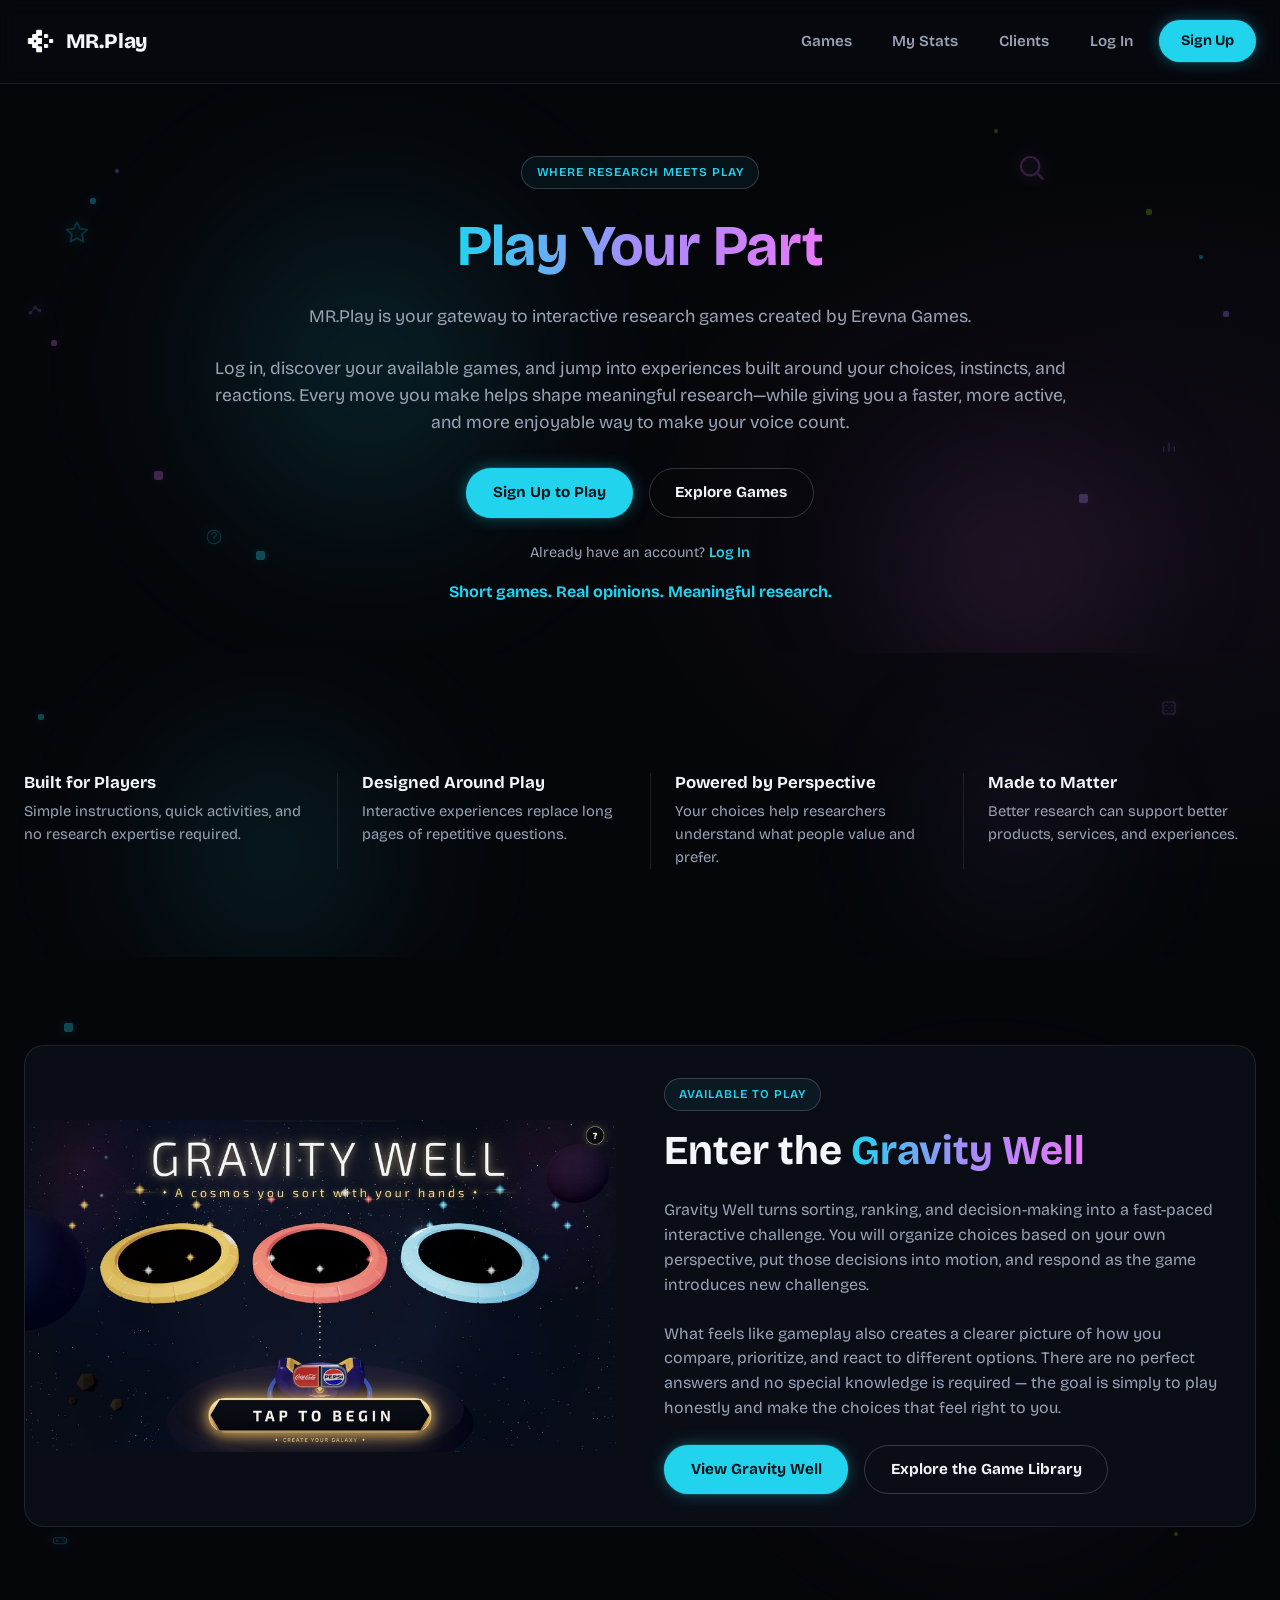
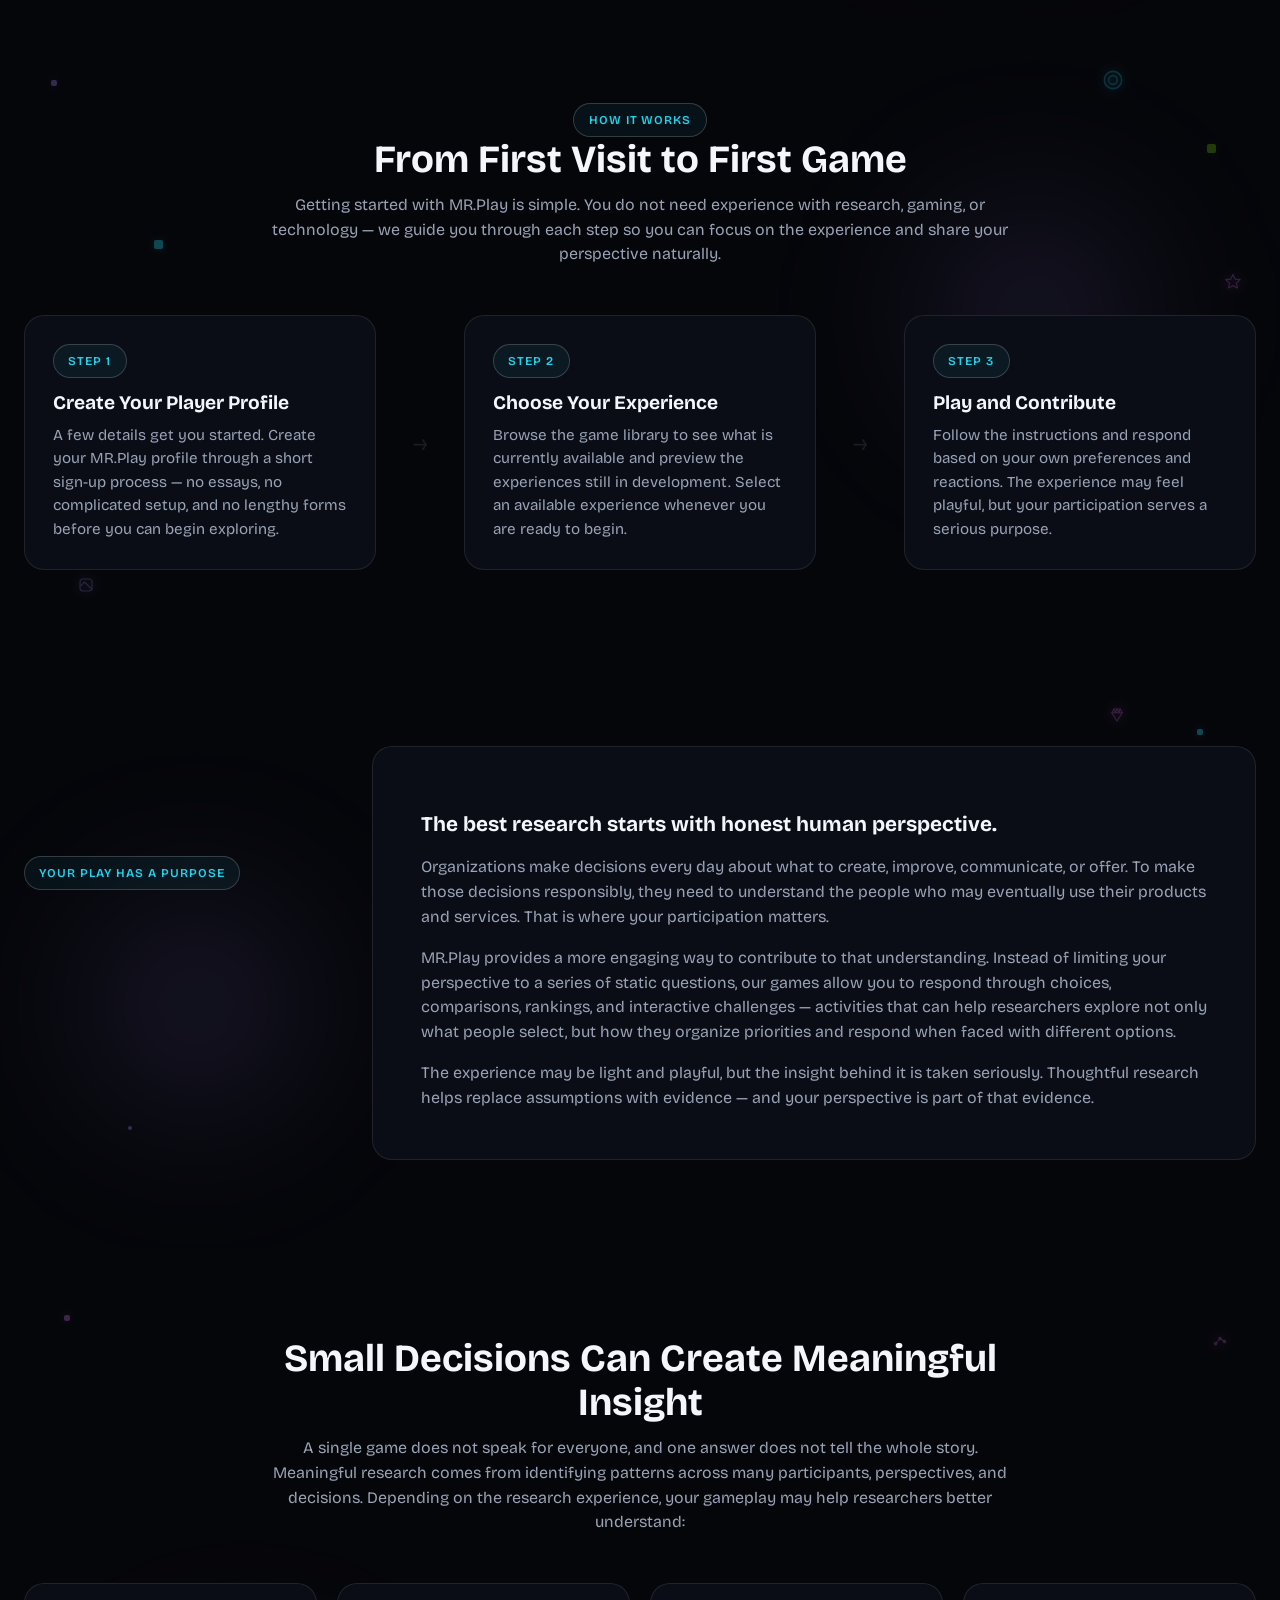
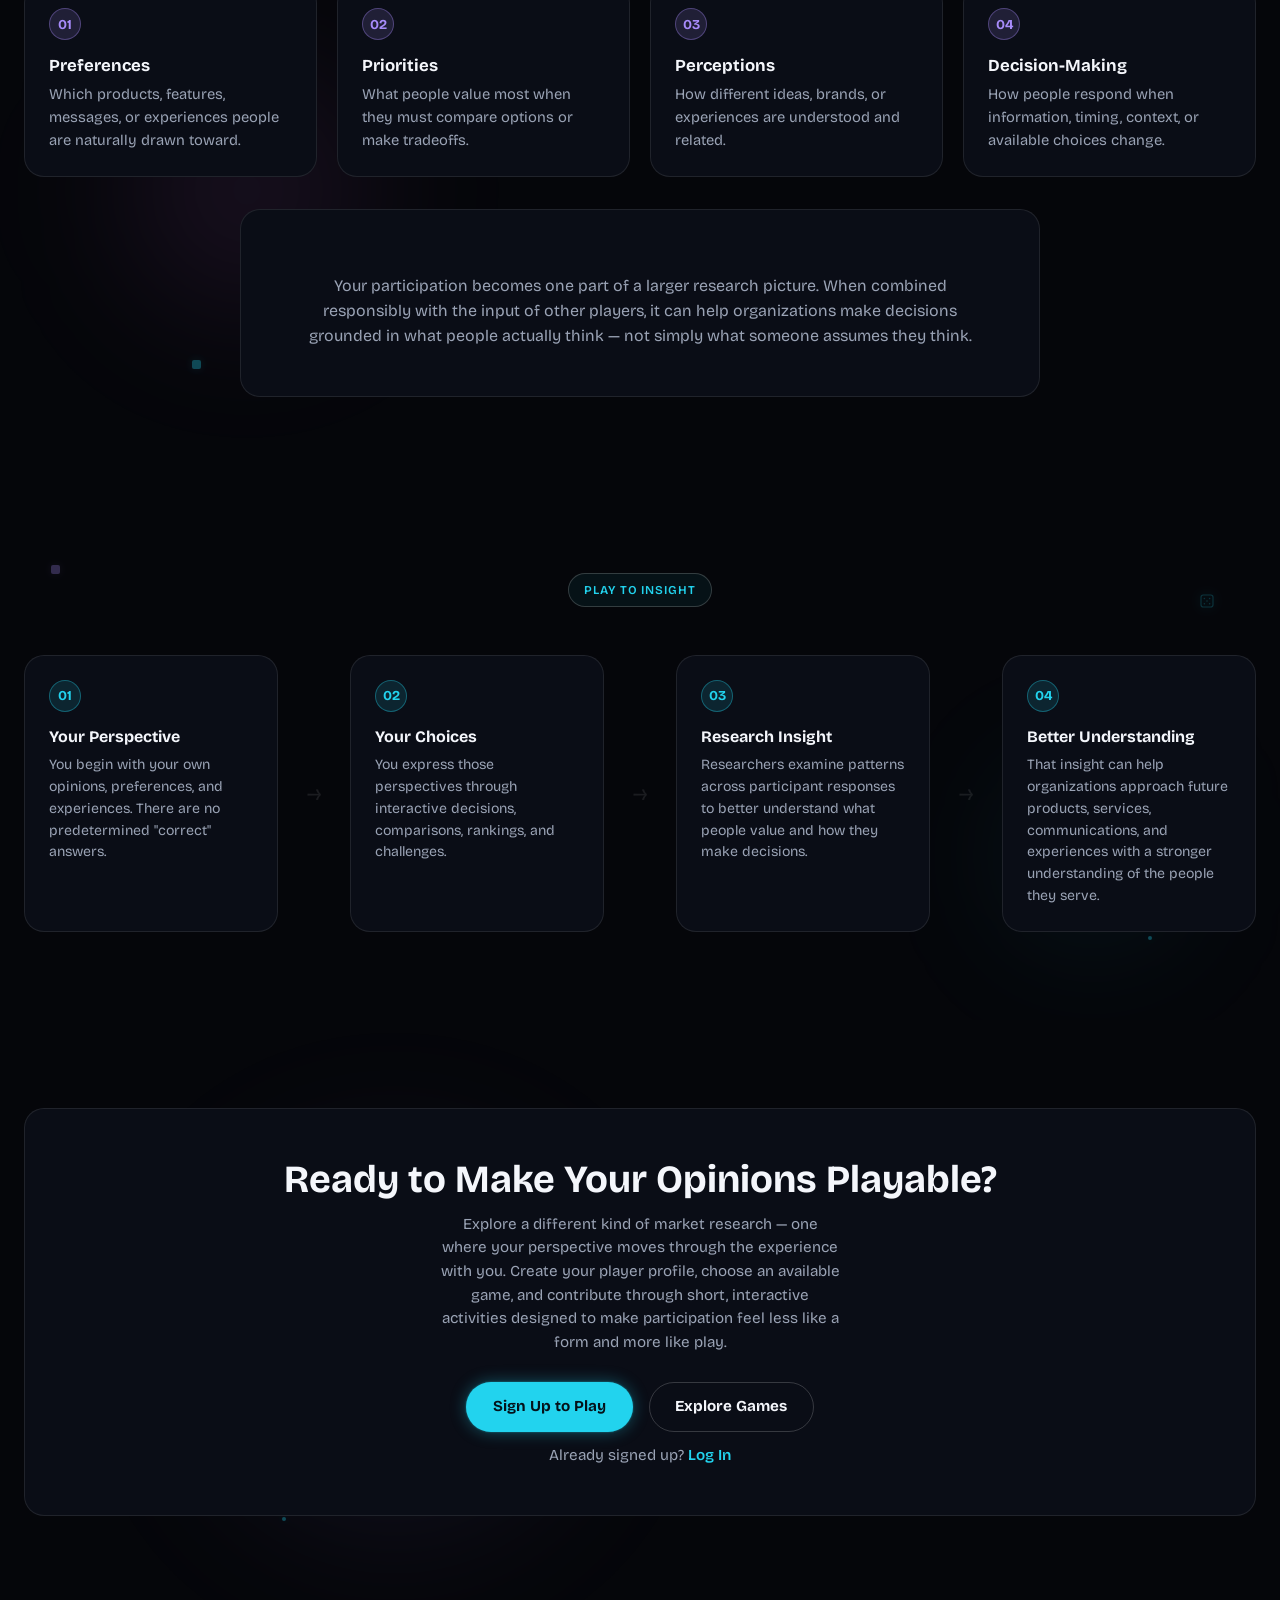
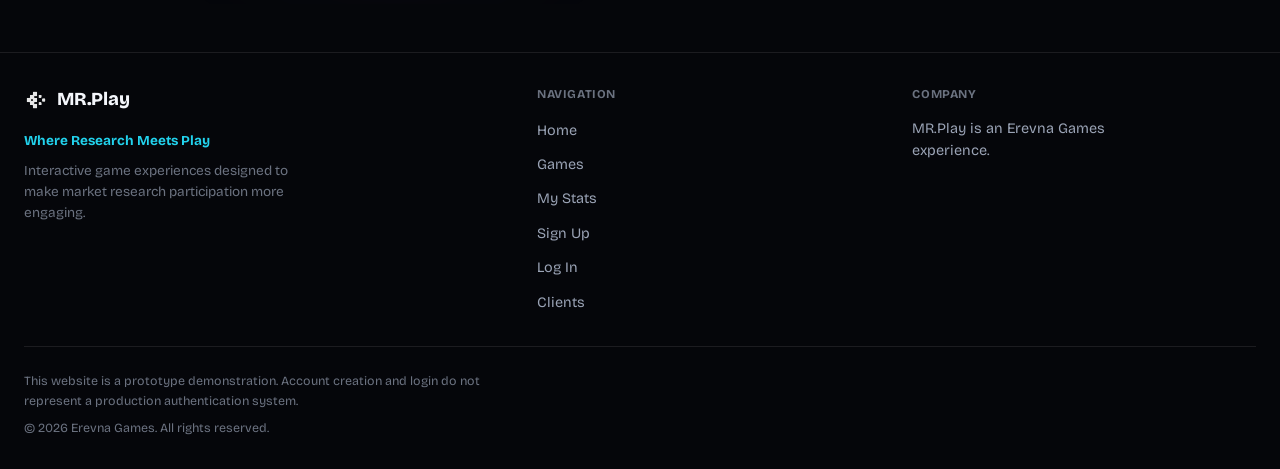
<file: index.html>
<!DOCTYPE html>
<html lang="en">
<head>
<meta charset="UTF-8" />
<meta name="viewport" content="width=device-width, initial-scale=1.0" />
<title>MR.Play — Where Research Meets Play</title>
<meta name="description" content="MR.Play turns quick games into a fun way to share your opinions. Browse the game portfolio, then sign up or log in when you're ready to play." />

<link rel="icon" href="assets/favicon.png" type="image/png" />

<link rel="preconnect" href="https://fonts.googleapis.com" />
<link rel="preconnect" href="https://fonts.gstatic.com" crossorigin />
<link href="https://fonts.googleapis.com/css2?family=Bricolage+Grotesque:wght@400;600;700&display=swap" rel="stylesheet" />

<link rel="stylesheet" href="css/style.css" />
</head>
<body>

<noscript>
  <p class="noscript-banner">This MR.Play demo needs JavaScript enabled to work — please enable it and reload.</p>
</noscript>

<header class="site-header">
  <div class="container">
    <nav class="site-nav" aria-label="Primary">
      <a href="index.html" class="brand" aria-label="MR.Play home">
        <img src="assets/icon.png" alt="" />
        <span class="brand-text">MR.Play</span>
      </a>
      <div class="nav-actions">
        <a href="games.html" class="nav-link">Games</a>
        <a href="my-stats.html" class="nav-link">My Stats</a>
        <a href="client-login.html" class="nav-link">Clients</a>
        <span class="nav-auth-links">
          <a href="login.html?from=index.html" class="nav-link">Log In</a>
          <a href="signup.html?from=index.html" class="btn btn-primary">Sign Up</a>
        </span>
        <button type="button" class="nav-user-pill" id="nav-user-pill" hidden title="Click to log out (demo)">
          <span class="nav-user-avatar" id="nav-user-avatar"></span>
          <span class="nav-user-name" id="nav-user-name"></span>
        </button>
      </div>
    </nav>
  </div>
</header>

<main>

  <!-- Hero -->
  <section class="hero">
    <div class="bg-decor" aria-hidden="true">
      <div class="bg-smoke bg-smoke--lg bg-smoke--cyan bg-smoke--drift-a bg-smoke--hero-1"></div>
      <div class="bg-smoke bg-smoke--md bg-smoke--magenta bg-smoke--drift-b bg-smoke--hero-2"></div>
      <span class="bg-pixel bg-pixel--s bg-pixel--cyan bg-pixel--hero-1"></span>
      <span class="bg-pixel bg-pixel--xs bg-pixel--violet bg-pixel--hero-2"></span>
      <span class="bg-pixel bg-pixel--m bg-pixel--magenta bg-pixel--hero-3"></span>
      <span class="bg-pixel bg-pixel--s bg-pixel--green bg-pixel--hero-4"></span>
      <span class="bg-pixel bg-pixel--xs bg-pixel--cyan bg-pixel--hero-5"></span>
      <span class="bg-pixel bg-pixel--m bg-pixel--violet bg-pixel--hero-6"></span>
      <span class="bg-pixel bg-pixel--s bg-pixel--magenta bg-pixel--hero-7"></span>
      <span class="bg-pixel bg-pixel--xs bg-pixel--green bg-pixel--hero-8"></span>
      <span class="bg-pixel bg-pixel--m bg-pixel--cyan bg-pixel--hero-9"></span>
      <span class="bg-pixel bg-pixel--s bg-pixel--violet bg-pixel--hero-10"></span>
      <span class="bg-symbol bg-symbol--cyan bg-symbol--float-a bg-symbol--hero-1">
        <svg viewBox="0 0 24 24" fill="none" stroke="currentColor" stroke-width="1.5" stroke-linejoin="round"><path d="M12 2l2.9 6.2 6.6.6-5 4.6 1.5 6.6L12 16.9 5.9 20l1.5-6.6-5-4.6 6.6-.6L12 2z"/></svg>
      </span>
      <span class="bg-symbol bg-symbol--sm bg-symbol--violet bg-symbol--float-b bg-symbol--hero-2">
        <svg viewBox="0 0 24 24" fill="none" stroke="currentColor" stroke-width="1.5" stroke-linecap="round"><path d="M5 19V13M12 19V8M19 19v-6"/></svg>
      </span>
      <span class="bg-symbol bg-symbol--lg bg-symbol--magenta bg-symbol--float-c bg-symbol--hero-3">
        <svg viewBox="0 0 24 24" fill="none" stroke="currentColor" stroke-width="1.5" stroke-linecap="round"><circle cx="10" cy="10" r="6.5"/><path d="M19 19l-4.5-4.5"/></svg>
      </span>
      <span class="bg-symbol bg-symbol--sm bg-symbol--cyan bg-symbol--float-b bg-symbol--hero-4">
        <svg viewBox="0 0 24 24" fill="none" stroke="currentColor" stroke-width="1.5" stroke-linecap="round" stroke-linejoin="round"><circle cx="12" cy="12" r="9"/><path d="M9 9a3 3 0 1 1 4 2.8c-.7.3-1 .9-1 1.7v.5"/><circle cx="12" cy="17.3" r="0.6" fill="currentColor" stroke="none"/></svg>
      </span>
      <span class="bg-symbol bg-symbol--sm bg-symbol--violet bg-symbol--float-c bg-symbol--hero-5">
        <svg viewBox="0 0 24 24" fill="none" stroke="currentColor" stroke-width="1.5" stroke-linecap="round" stroke-linejoin="round"><circle cx="6" cy="17" r="1.6"/><circle cx="12" cy="10" r="1.6"/><circle cx="18" cy="14" r="1.6"/><path d="M6 17l6-7 6 4"/></svg>
      </span>
    </div>
    <div class="container">
      <span class="eyebrow">Where Research Meets Play</span>
      <h1>
        <span class="gradient-text">Play Your Part</span>
      </h1>
      <p class="lede">
        MR.Play is your gateway to interactive research games created by
        Erevna Games.
      </p>
      <p class="lede">
        Log in, discover your available games, and jump into experiences
        built around your choices, instincts, and reactions. Every move
        you make helps shape meaningful research—while giving you a
        faster, more active, and more enjoyable way to make your voice
        count.
      </p>
      <div class="hero-actions">
        <a href="signup.html?from=index.html" class="btn btn-primary">Sign Up to Play</a>
        <a href="games.html" class="btn btn-secondary">Explore Games</a>
      </div>
      <p class="auth-switch">Already have an account? <a href="login.html?from=index.html">Log In</a></p>
      <p class="lede hero-subline">Short games. Real opinions. Meaningful research.</p>
    </div>
  </section>

  <!-- Quick Value Statements -->
  <section class="section" aria-label="Why MR.Play">
    <div class="bg-decor" aria-hidden="true">
      <div class="bg-smoke bg-smoke--md bg-smoke--cyan bg-smoke--drift-a bg-smoke--value-1"></div>
      <div class="bg-smoke bg-smoke--sm bg-smoke--violet bg-smoke--drift-b bg-smoke--value-2"></div>
      <span class="bg-pixel bg-pixel--s bg-pixel--cyan bg-pixel--value-1"></span>
      <span class="bg-pixel bg-pixel--xs bg-pixel--magenta bg-pixel--value-2"></span>
      <span class="bg-symbol bg-symbol--sm bg-symbol--violet bg-symbol--float-a bg-symbol--value-1">
        <svg viewBox="0 0 24 24" fill="none" stroke="currentColor" stroke-width="1.5" stroke-linecap="round" stroke-linejoin="round"><rect x="4" y="4" width="16" height="16" rx="3"/><circle cx="8.5" cy="8.5" r="1" fill="currentColor" stroke="none"/><circle cx="15.5" cy="8.5" r="1" fill="currentColor" stroke="none"/><circle cx="8.5" cy="15.5" r="1" fill="currentColor" stroke="none"/><circle cx="15.5" cy="15.5" r="1" fill="currentColor" stroke="none"/><circle cx="12" cy="12" r="1" fill="currentColor" stroke="none"/></svg>
      </span>
    </div>
    <div class="container">
      <div class="value-grid value-grid--bar">
        <div class="value-item">
          <h3>Built for Players</h3>
          <p>Simple instructions, quick activities, and no research expertise required.</p>
        </div>
        <div class="value-item">
          <h3>Designed Around Play</h3>
          <p>Interactive experiences replace long pages of repetitive questions.</p>
        </div>
        <div class="value-item">
          <h3>Powered by Perspective</h3>
          <p>Your choices help researchers understand what people value and prefer.</p>
        </div>
        <div class="value-item">
          <h3>Made to Matter</h3>
          <p>Better research can support better products, services, and experiences.</p>
        </div>
      </div>
    </div>
  </section>

  <!-- Featured Game -->
  <section class="section" id="featured-game">
    <div class="bg-decor" aria-hidden="true">
      <div class="bg-smoke bg-smoke--lg bg-smoke--magenta bg-smoke--drift-a bg-smoke--featured-1"></div>
      <span class="bg-pixel bg-pixel--m bg-pixel--cyan bg-pixel--featured-1"></span>
      <span class="bg-pixel bg-pixel--xs bg-pixel--green bg-pixel--featured-2"></span>
      <span class="bg-symbol bg-symbol--sm bg-symbol--cyan bg-symbol--float-b bg-symbol--featured-1">
        <svg viewBox="0 0 24 24" fill="none" stroke="currentColor" stroke-width="1.5" stroke-linecap="round" stroke-linejoin="round"><rect x="3" y="9" width="18" height="8" rx="4"/><line x1="7" y1="13" x2="9" y2="13"/><line x1="8" y1="12" x2="8" y2="14"/><circle cx="16" cy="12" r="1" fill="currentColor" stroke="none"/><circle cx="18" cy="14" r="1" fill="currentColor" stroke="none"/></svg>
      </span>
    </div>
    <div class="container">
      <div class="featured-game">
        <div class="featured-game-media">
          <img src="assets/games/gravity-well.jpg" alt="Gravity Well title screen: three glowing rings floating in a starfield above a sorting orb." />
        </div>
        <div class="featured-game-body">
          <span class="eyebrow">Available to Play</span>
          <h2>Enter the <span class="gradient-text">Gravity Well</span></h2>
          <p>
            Gravity Well turns sorting, ranking, and decision-making into a
            fast-paced interactive challenge. You will organize choices
            based on your own perspective, put those decisions into
            motion, and respond as the game introduces new challenges.
          </p>
          <p>
            What feels like gameplay also creates a clearer picture of how
            you compare, prioritize, and react to different options. There
            are no perfect answers and no special knowledge is required —
            the goal is simply to play honestly and make the choices that
            feel right to you.
          </p>
          <div class="featured-game-actions">
            <a href="games.html#game-gravity-well" class="btn btn-primary">View Gravity Well</a>
            <a href="games.html" class="btn btn-secondary">Explore the Game Library</a>
          </div>
        </div>
      </div>
    </div>
  </section>

  <!-- How It Works -->
  <section class="section" id="how-it-works">
    <div class="bg-decor" aria-hidden="true">
      <div class="bg-smoke bg-smoke--md bg-smoke--violet bg-smoke--drift-a bg-smoke--how-1"></div>
      <span class="bg-pixel bg-pixel--s bg-pixel--violet bg-pixel--how-1"></span>
      <span class="bg-pixel bg-pixel--xs bg-pixel--cyan bg-pixel--how-2"></span>
      <span class="bg-pixel bg-pixel--m bg-pixel--green bg-pixel--how-3"></span>
      <span class="bg-pixel bg-pixel--s bg-pixel--magenta bg-pixel--how-4"></span>
      <span class="bg-pixel bg-pixel--m bg-pixel--cyan bg-pixel--how-5"></span>
      <span class="bg-pixel bg-pixel--xs bg-pixel--violet bg-pixel--how-6"></span>
      <span class="bg-symbol bg-symbol--cyan bg-symbol--float-b bg-symbol--how-1">
        <svg viewBox="0 0 24 24" fill="none" stroke="currentColor" stroke-width="1.5"><circle cx="12" cy="12" r="8"/><circle cx="12" cy="12" r="4"/></svg>
      </span>
      <span class="bg-symbol bg-symbol--sm bg-symbol--violet bg-symbol--float-a bg-symbol--how-2">
        <svg viewBox="0 0 24 24" fill="none" stroke="currentColor" stroke-width="1.5" stroke-linecap="round" stroke-linejoin="round"><rect x="4" y="4" width="16" height="16" rx="4"/><path d="M4 14l6-6 10 10"/></svg>
      </span>
      <span class="bg-symbol bg-symbol--sm bg-symbol--magenta bg-symbol--float-c bg-symbol--how-3">
        <svg viewBox="0 0 24 24" fill="none" stroke="currentColor" stroke-width="1.5" stroke-linejoin="round"><path d="M12 2l2.9 6.2 6.6.6-5 4.6 1.5 6.6L12 16.9 5.9 20l1.5-6.6-5-4.6 6.6-.6L12 2z"/></svg>
      </span>
    </div>
    <div class="container">
      <div class="section-heading">
        <span class="eyebrow">How It Works</span>
        <h2>From First Visit to First Game</h2>
        <p>
          Getting started with MR.Play is simple. You do not need
          experience with research, gaming, or technology — we guide you
          through each step so you can focus on the experience and share
          your perspective naturally.
        </p>
      </div>

      <div class="card-grid card-grid--flow">
        <article class="card">
          <span class="eyebrow">Step 1</span>
          <h3>Create Your Player Profile</h3>
          <p>
            A few details get you started. Create your MR.Play profile
            through a short sign-up process — no essays, no complicated
            setup, and no lengthy forms before you can begin exploring.
          </p>
        </article>

        <span class="grid-chevron" aria-hidden="true">&rarr;</span>

        <article class="card">
          <span class="eyebrow">Step 2</span>
          <h3>Choose Your Experience</h3>
          <p>
            Browse the game library to see what is currently available and
            preview the experiences still in development. Select an
            available experience whenever you are ready to begin.
          </p>
        </article>

        <span class="grid-chevron" aria-hidden="true">&rarr;</span>

        <article class="card">
          <span class="eyebrow">Step 3</span>
          <h3>Play and Contribute</h3>
          <p>
            Follow the instructions and respond based on your own
            preferences and reactions. The experience may feel playful,
            but your participation serves a serious purpose.
          </p>
        </article>
      </div>
    </div>
  </section>

  <!-- Research Purpose -->
  <section class="section" id="research-purpose">
    <div class="bg-decor" aria-hidden="true">
      <div class="bg-smoke bg-smoke--md bg-smoke--violet bg-smoke--drift-b bg-smoke--purpose-1"></div>
      <span class="bg-pixel bg-pixel--s bg-pixel--cyan bg-pixel--purpose-1"></span>
      <span class="bg-pixel bg-pixel--xs bg-pixel--violet bg-pixel--purpose-2"></span>
      <span class="bg-symbol bg-symbol--sm bg-symbol--magenta bg-symbol--float-c bg-symbol--purpose-1">
        <svg viewBox="0 0 24 24" fill="none" stroke="currentColor" stroke-width="1.5" stroke-linecap="round" stroke-linejoin="round"><path d="M5 9l3-5h8l3 5-7 11z"/><path d="M8 4l1.5 5L12 4.3 14.5 9 16 4"/><path d="M5 9h14"/></svg>
      </span>
    </div>
    <div class="container">
      <div class="prose-layout">
      <div class="section-heading">
        <span class="eyebrow">Your Play Has a Purpose</span>
      </div>
      <div class="prose-section">
        <p class="prose-standout">The best research starts with honest human perspective.</p>
        <p>
          Organizations make decisions every day about what to create,
          improve, communicate, or offer. To make those decisions
          responsibly, they need to understand the people who may
          eventually use their products and services. That is where your
          participation matters.
        </p>
        <p>
          MR.Play provides a more engaging way to contribute to that
          understanding. Instead of limiting your perspective to a series
          of static questions, our games allow you to respond through
          choices, comparisons, rankings, and interactive challenges —
          activities that can help researchers explore not only what
          people select, but how they organize priorities and respond when
          faced with different options.
        </p>
        <p>
          The experience may be light and playful, but the insight behind
          it is taken seriously. Thoughtful research helps replace
          assumptions with evidence — and your perspective is part of that
          evidence.
        </p>
      </div>
      </div>
    </div>
  </section>

  <!-- What Your Choices Can Help Reveal -->
  <section class="section" id="choices-reveal">
    <div class="bg-decor" aria-hidden="true">
      <div class="bg-smoke bg-smoke--md bg-smoke--magenta bg-smoke--drift-b bg-smoke--choices-1"></div>
      <span class="bg-pixel bg-pixel--s bg-pixel--magenta bg-pixel--choices-1"></span>
      <span class="bg-pixel bg-pixel--xs bg-pixel--violet bg-pixel--choices-2"></span>
      <span class="bg-pixel bg-pixel--m bg-pixel--cyan bg-pixel--choices-3"></span>
      <span class="bg-symbol bg-symbol--sm bg-symbol--magenta bg-symbol--float-c bg-symbol--choices-1">
        <svg viewBox="0 0 24 24" fill="none" stroke="currentColor" stroke-width="1.5" stroke-linecap="round" stroke-linejoin="round"><circle cx="6" cy="17" r="1.6"/><circle cx="12" cy="10" r="1.6"/><circle cx="18" cy="14" r="1.6"/><path d="M6 17l6-7 6 4"/></svg>
      </span>
    </div>
    <div class="container">
      <div class="section-heading">
        <h2>Small Decisions Can Create Meaningful Insight</h2>
        <p>
          A single game does not speak for everyone, and one answer does
          not tell the whole story. Meaningful research comes from
          identifying patterns across many participants, perspectives, and
          decisions. Depending on the research experience, your gameplay
          may help researchers better understand:
        </p>
      </div>

      <div class="value-grid value-grid--badged">
        <div class="value-item">
          <span class="value-item-number">01</span>
          <h3>Preferences</h3>
          <p>Which products, features, messages, or experiences people are naturally drawn toward.</p>
        </div>
        <div class="value-item">
          <span class="value-item-number">02</span>
          <h3>Priorities</h3>
          <p>What people value most when they must compare options or make tradeoffs.</p>
        </div>
        <div class="value-item">
          <span class="value-item-number">03</span>
          <h3>Perceptions</h3>
          <p>How different ideas, brands, or experiences are understood and related.</p>
        </div>
        <div class="value-item">
          <span class="value-item-number">04</span>
          <h3>Decision-Making</h3>
          <p>How people respond when information, timing, context, or available choices change.</p>
        </div>
      </div>

      <div class="prose-section prose-section--spaced">
        <p>
          Your participation becomes one part of a larger research
          picture. When combined responsibly with the input of other
          players, it can help organizations make decisions grounded in
          what people actually think — not simply what someone assumes
          they think.
        </p>
      </div>
    </div>
  </section>

  <!-- Play-to-Insight -->
  <section class="section" id="play-to-insight">
    <div class="bg-decor" aria-hidden="true">
      <div class="bg-smoke bg-smoke--sm bg-smoke--cyan bg-smoke--drift-a bg-smoke--insight-1"></div>
      <span class="bg-pixel bg-pixel--m bg-pixel--violet bg-pixel--insight-1"></span>
      <span class="bg-pixel bg-pixel--xs bg-pixel--cyan bg-pixel--insight-2"></span>
      <span class="bg-symbol bg-symbol--sm bg-symbol--cyan bg-symbol--float-a bg-symbol--insight-1">
        <svg viewBox="0 0 24 24" fill="none" stroke="currentColor" stroke-width="1.5" stroke-linecap="round" stroke-linejoin="round"><rect x="4" y="4" width="16" height="16" rx="3"/><circle cx="8.5" cy="8.5" r="1" fill="currentColor" stroke="none"/><circle cx="15.5" cy="8.5" r="1" fill="currentColor" stroke="none"/><circle cx="8.5" cy="15.5" r="1" fill="currentColor" stroke="none"/><circle cx="15.5" cy="15.5" r="1" fill="currentColor" stroke="none"/><circle cx="12" cy="12" r="1" fill="currentColor" stroke="none"/></svg>
      </span>
    </div>
    <div class="container">
      <div class="section-heading">
        <span class="eyebrow">Play to Insight</span>
      </div>

      <div class="insight-flow insight-flow--flow">
        <div class="insight-step">
          <span class="insight-step-number">01</span>
          <h3>Your Perspective</h3>
          <p>You begin with your own opinions, preferences, and experiences. There are no predetermined "correct" answers.</p>
        </div>

        <span class="grid-chevron" aria-hidden="true">&rarr;</span>

        <div class="insight-step">
          <span class="insight-step-number">02</span>
          <h3>Your Choices</h3>
          <p>You express those perspectives through interactive decisions, comparisons, rankings, and challenges.</p>
        </div>

        <span class="grid-chevron" aria-hidden="true">&rarr;</span>

        <div class="insight-step">
          <span class="insight-step-number">03</span>
          <h3>Research Insight</h3>
          <p>Researchers examine patterns across participant responses to better understand what people value and how they make decisions.</p>
        </div>

        <span class="grid-chevron" aria-hidden="true">&rarr;</span>

        <div class="insight-step">
          <span class="insight-step-number">04</span>
          <h3>Better Understanding</h3>
          <p>That insight can help organizations approach future products, services, communications, and experiences with a stronger understanding of the people they serve.</p>
        </div>
      </div>
    </div>
  </section>

  <!-- Final CTA -->
  <section class="section">
    <div class="bg-decor" aria-hidden="true">
      <div class="bg-smoke bg-smoke--lg bg-smoke--violet bg-smoke--drift-a bg-smoke--final-cta-1"></div>
      <span class="bg-pixel bg-pixel--m bg-pixel--green bg-pixel--cta-4"></span>
      <span class="bg-pixel bg-pixel--xs bg-pixel--cyan bg-pixel--cta-5"></span>
    </div>
    <div class="container">
      <div class="card cta-card">
        <h2>Ready to Make Your Opinions Playable?</h2>
        <p>
          Explore a different kind of market research — one where your
          perspective moves through the experience with you. Create your
          player profile, choose an available game, and contribute through
          short, interactive activities designed to make participation
          feel less like a form and more like play.
        </p>
        <div class="hero-actions cta-card-actions">
          <a href="signup.html?from=index.html" class="btn btn-primary">Sign Up to Play</a>
          <a href="games.html" class="btn btn-secondary">Explore Games</a>
        </div>
        <p class="auth-switch">Already signed up? <a href="login.html?from=index.html">Log In</a></p>
      </div>
    </div>
  </section>

</main>

<footer class="site-footer">
  <div class="container">
    <div class="footer-columns">
      <div class="footer-brand">
        <a href="index.html" class="brand" aria-label="MR.Play home">
          <img src="assets/icon.png" alt="" />
          <span class="brand-text">MR.Play</span>
        </a>
        <p class="footer-tagline">Where Research Meets Play</p>
        <p class="footer-desc">Interactive game experiences designed to make market research participation more engaging.</p>
      </div>
      <div>
        <p class="footer-col-title">Navigation</p>
        <ul class="footer-links">
          <li><a href="index.html">Home</a></li>
          <li><a href="games.html">Games</a></li>
          <li><a href="my-stats.html">My Stats</a></li>
          <li><a href="signup.html">Sign Up</a></li>
          <li><a href="login.html">Log In</a></li>
          <li><a href="client-login.html">Clients</a></li>
        </ul>
      </div>
      <div>
        <p class="footer-col-title">Company</p>
        <p class="footer-company-line">MR.Play is an Erevna Games experience.</p>
      </div>
    </div>
    <div class="footer-bottom">
      <p class="footer-notice">This website is a prototype demonstration. Account creation and login do not represent a production authentication system.</p>
      <p class="footer-copyright">&copy; 2026 Erevna Games. All rights reserved.</p>
    </div>
  </div>
</footer>

<script src="js/session.js"></script>
<script src="js/nav-auth.js"></script>
<script src="js/effects.js"></script>
</body>
</html>
</file>
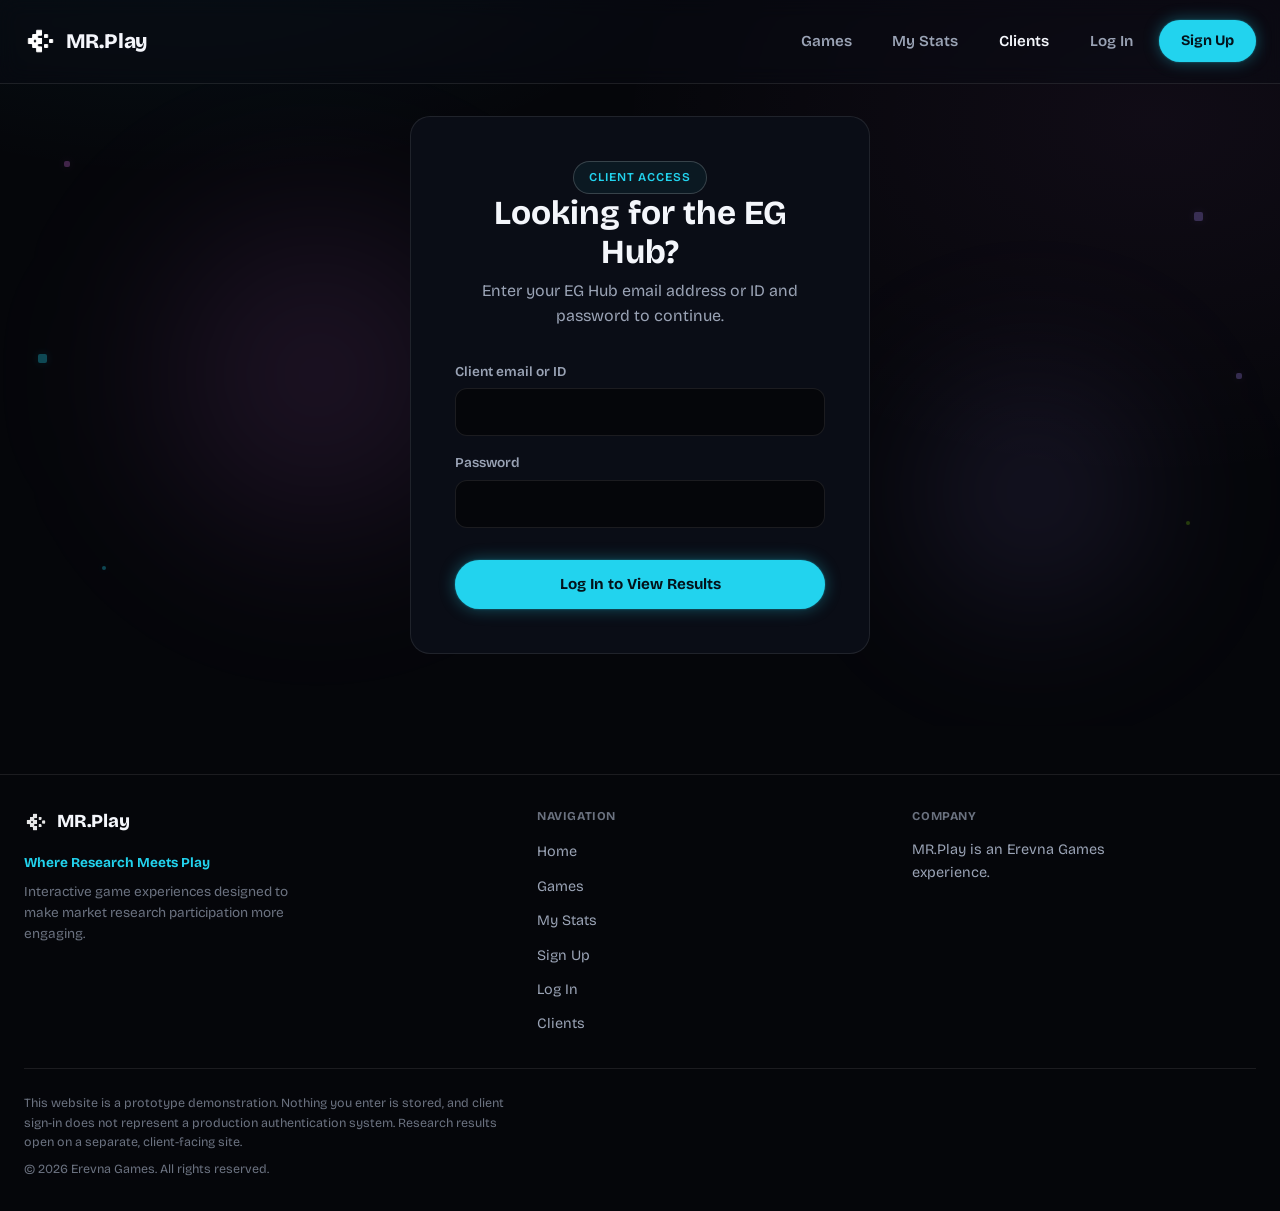
<file: client-login.html>
<!DOCTYPE html>
<html lang="en">
<head>
<meta charset="UTF-8" />
<meta name="viewport" content="width=device-width, initial-scale=1.0" />
<title>Client Access — MR.Play</title>
<meta name="description" content="Client sign-in for MR.Play research results, hosted separately on SureTel/EGHub." />

<link rel="preconnect" href="https://fonts.googleapis.com" />
<link rel="preconnect" href="https://fonts.gstatic.com" crossorigin />
<link href="https://fonts.googleapis.com/css2?family=Bricolage+Grotesque:wght@400;600;700&display=swap" rel="stylesheet" />

<link rel="icon" href="assets/favicon.png" type="image/png" />

<link rel="stylesheet" href="css/style.css" />
</head>
<body>

<noscript>
  <p class="noscript-banner">This MR.Play demo needs JavaScript enabled to work — please enable it and reload.</p>
</noscript>

<header class="site-header">
  <div class="container">
    <nav class="site-nav" aria-label="Primary">
      <a href="index.html" class="brand" aria-label="MR.Play home">
        <img src="assets/icon.png" alt="" />
        <span class="brand-text">MR.Play</span>
      </a>
      <div class="nav-actions">
        <a href="games.html" class="nav-link">Games</a>
        <a href="my-stats.html" class="nav-link">My Stats</a>
        <a href="client-login.html" class="nav-link is-active" aria-current="page">Clients</a>
        <span class="nav-auth-links">
          <a href="login.html" class="nav-link">Log In</a>
          <a href="signup.html" class="btn btn-primary">Sign Up</a>
        </span>
        <button type="button" class="nav-user-pill" id="nav-user-pill" hidden title="Click to log out (demo)">
          <span class="nav-user-avatar" id="nav-user-avatar"></span>
          <span class="nav-user-name" id="nav-user-name"></span>
        </button>
      </div>
    </nav>
  </div>
</header>

<main class="auth-main">
  <div class="bg-decor" aria-hidden="true">
    <div class="bg-smoke bg-smoke--lg bg-smoke--magenta bg-smoke--drift-b bg-smoke--auth-1"></div>
    <div class="bg-smoke bg-smoke--md bg-smoke--violet bg-smoke--drift-a bg-smoke--auth-2"></div>
    <span class="bg-pixel bg-pixel--s bg-pixel--magenta bg-pixel--auth-1"></span>
    <span class="bg-pixel bg-pixel--xs bg-pixel--cyan bg-pixel--auth-2"></span>
    <span class="bg-pixel bg-pixel--m bg-pixel--violet bg-pixel--auth-3"></span>
    <span class="bg-pixel bg-pixel--xs bg-pixel--green bg-pixel--auth-4"></span>
    <span class="bg-pixel bg-pixel--m bg-pixel--cyan bg-pixel--auth-5"></span>
    <span class="bg-pixel bg-pixel--s bg-pixel--violet bg-pixel--auth-6"></span>
  </div>
  <div class="container">
    <div class="auth-card auth-card-narrow">

      <div class="auth-card-header">
        <span class="eyebrow">Client Access</span>
        <h1>Looking for the EG Hub?</h1>
        <p>Enter your EG Hub email address or ID and password to continue.</p>
      </div>

      <form id="client-login-form" novalidate>
        <div class="form-field">
          <label for="client-login-identifier">Client email or ID</label>
          <input type="text" id="client-login-identifier" name="clientId" data-label="Client email or ID" autocomplete="username" required />
        </div>
        <div class="form-field">
          <label for="client-login-password">Password</label>
          <input type="password" id="client-login-password" name="password" data-label="Password" autocomplete="current-password" required />
        </div>

        <div class="form-submit">
          <button type="submit" class="btn btn-primary btn-block">Log In to View Results</button>
        </div>
      </form>

      <div class="success-state">
        <div class="success-check">
          <svg viewBox="0 0 24 24" fill="none" xmlns="http://www.w3.org/2000/svg" aria-hidden="true">
            <path d="M5 13l4 4L19 7" stroke="currentColor" stroke-width="2.5" stroke-linecap="round" stroke-linejoin="round" />
          </svg>
        </div>
        <p class="success-message"></p>
        <p class="auth-switch">Didn't open? <a href="#" data-fallback-link target="_blank" rel="noopener">Continue to results</a></p>
      </div>

    </div>
  </div>
</main>

<footer class="site-footer">
  <div class="container">
    <div class="footer-columns">
      <div class="footer-brand">
        <a href="index.html" class="brand" aria-label="MR.Play home">
          <img src="assets/icon.png" alt="" />
          <span class="brand-text">MR.Play</span>
        </a>
        <p class="footer-tagline">Where Research Meets Play</p>
        <p class="footer-desc">Interactive game experiences designed to make market research participation more engaging.</p>
      </div>
      <div>
        <p class="footer-col-title">Navigation</p>
        <ul class="footer-links">
          <li><a href="index.html">Home</a></li>
          <li><a href="games.html">Games</a></li>
          <li><a href="my-stats.html">My Stats</a></li>
          <li><a href="signup.html">Sign Up</a></li>
          <li><a href="login.html">Log In</a></li>
          <li><a href="client-login.html">Clients</a></li>
        </ul>
      </div>
      <div>
        <p class="footer-col-title">Company</p>
        <p class="footer-company-line">MR.Play is an Erevna Games experience.</p>
      </div>
    </div>
    <div class="footer-bottom">
      <p class="footer-notice">This website is a prototype demonstration. Nothing you enter is stored, and client sign-in does not represent a production authentication system. Research results open on a separate, client-facing site.</p>
      <p class="footer-copyright">&copy; 2026 Erevna Games. All rights reserved.</p>
    </div>
  </div>
</footer>

<script src="js/config.js"></script>
<script src="js/session.js"></script>
<script src="js/nav-auth.js"></script>
<script src="js/client-login.js"></script>
<script src="js/effects.js"></script>
</body>
</html>
</file>
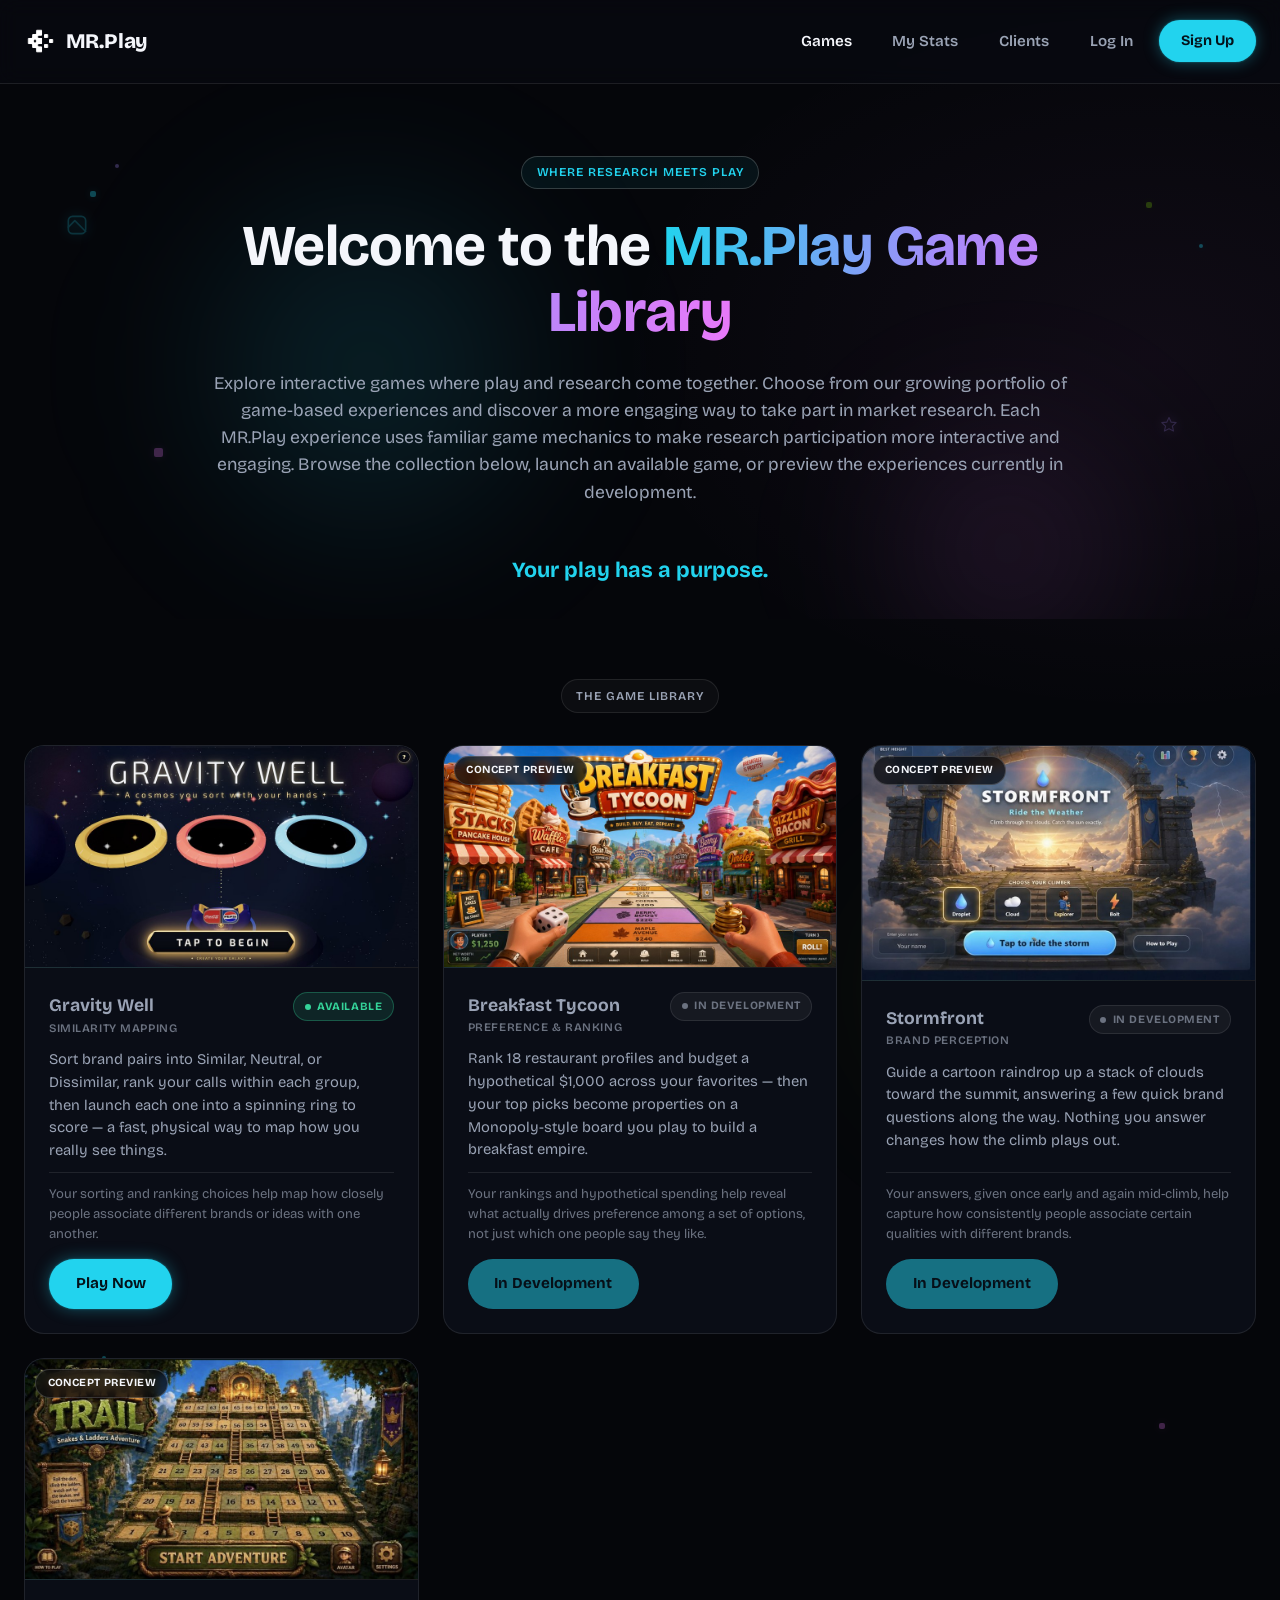
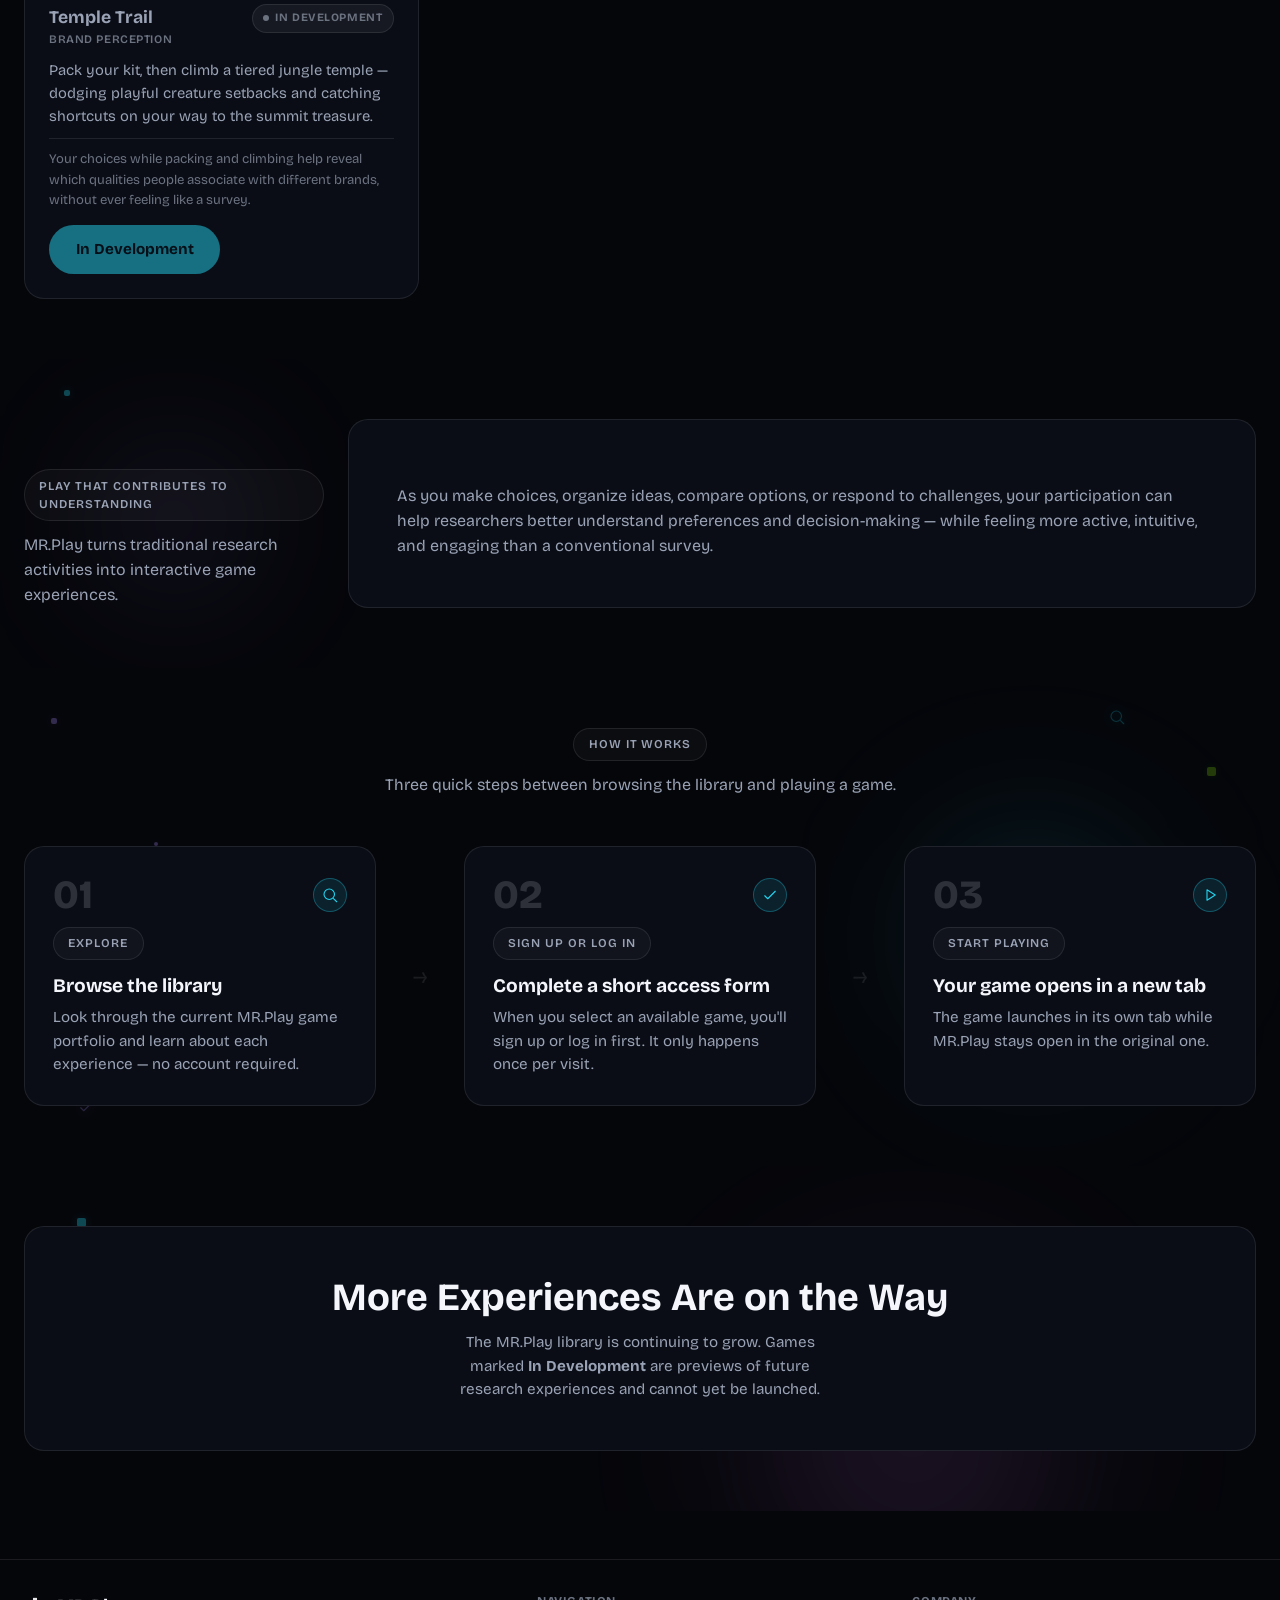
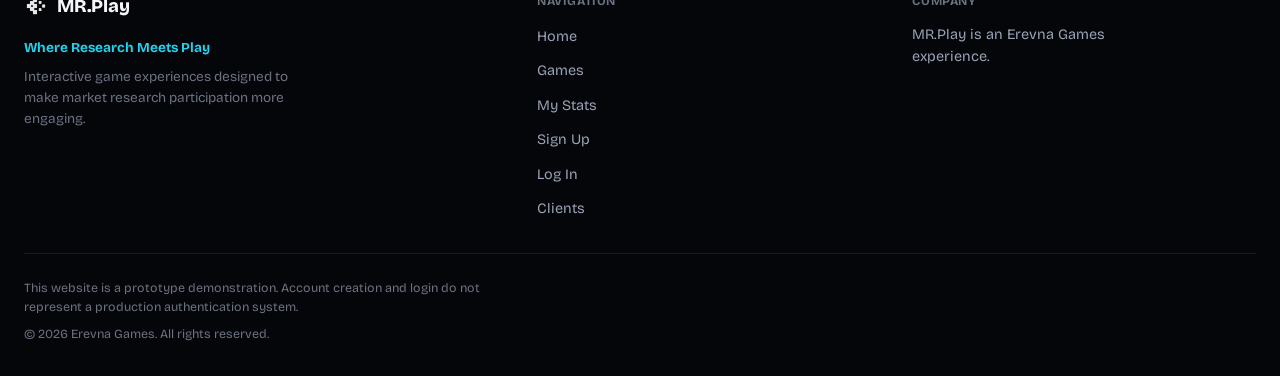
<file: games.html>
<!DOCTYPE html>
<html lang="en">
<head>
<meta charset="UTF-8" />
<meta name="viewport" content="width=device-width, initial-scale=1.0" />
<title>Games — MR.Play</title>
<meta name="description" content="Browse the MR.Play game portfolio. Anyone can look around — sign up or log in only when you're ready to play." />

<link rel="icon" href="assets/favicon.png" type="image/png" />

<link rel="preconnect" href="https://fonts.googleapis.com" />
<link rel="preconnect" href="https://fonts.gstatic.com" crossorigin />
<link href="https://fonts.googleapis.com/css2?family=Bricolage+Grotesque:wght@400;600;700&display=swap" rel="stylesheet" />

<link rel="stylesheet" href="css/style.css" />
</head>
<body class="page-games">

<noscript>
  <p class="noscript-banner">This MR.Play demo needs JavaScript enabled to work — please enable it and reload.</p>
</noscript>

<header class="site-header">
  <div class="container">
    <nav class="site-nav" aria-label="Primary">
      <a href="index.html" class="brand" aria-label="MR.Play home">
        <img src="assets/icon.png" alt="" />
        <span class="brand-text">MR.Play</span>
      </a>
      <div class="nav-actions">
        <a href="games.html" class="nav-link is-active" aria-current="page">Games</a>
        <a href="my-stats.html" class="nav-link">My Stats</a>
        <a href="client-login.html" class="nav-link">Clients</a>
        <span class="nav-auth-links">
          <a href="login.html?from=games.html" class="nav-link">Log In</a>
          <a href="signup.html?from=games.html" class="btn btn-primary">Sign Up</a>
        </span>
        <button type="button" class="nav-user-pill" id="nav-user-pill" hidden title="Click to log out (demo)">
          <span class="nav-user-avatar" id="nav-user-avatar"></span>
          <span class="nav-user-name" id="nav-user-name"></span>
        </button>
      </div>
    </nav>
  </div>
</header>

<main>

  <section class="hero">
    <div class="bg-decor" aria-hidden="true">
      <div class="bg-smoke bg-smoke--lg bg-smoke--cyan bg-smoke--drift-a bg-smoke--hero-1"></div>
      <div class="bg-smoke bg-smoke--md bg-smoke--magenta bg-smoke--drift-b bg-smoke--hero-2"></div>
      <span class="bg-pixel bg-pixel--s bg-pixel--cyan bg-pixel--hero-1"></span>
      <span class="bg-pixel bg-pixel--xs bg-pixel--violet bg-pixel--hero-2"></span>
      <span class="bg-pixel bg-pixel--m bg-pixel--magenta bg-pixel--hero-3"></span>
      <span class="bg-pixel bg-pixel--s bg-pixel--green bg-pixel--hero-4"></span>
      <span class="bg-pixel bg-pixel--xs bg-pixel--cyan bg-pixel--hero-5"></span>
      <span class="bg-symbol bg-symbol--cyan bg-symbol--float-a bg-symbol--hero-1">
        <svg viewBox="0 0 24 24" fill="none" stroke="currentColor" stroke-width="1.5" stroke-linecap="round" stroke-linejoin="round"><rect x="4" y="4" width="16" height="16" rx="4"/><path d="M4 14l6-6 10 10"/></svg>
      </span>
      <span class="bg-symbol bg-symbol--sm bg-symbol--violet bg-symbol--float-b bg-symbol--hero-2">
        <svg viewBox="0 0 24 24" fill="none" stroke="currentColor" stroke-width="1.5" stroke-linejoin="round"><path d="M12 2l2.9 6.2 6.6.6-5 4.6 1.5 6.6L12 16.9 5.9 20l1.5-6.6-5-4.6 6.6-.6L12 2z"/></svg>
      </span>
    </div>
    <div class="hero-tiles" aria-hidden="true">
      <img class="hero-tile hero-tile-1" src="assets/games/gravity-well.jpg" alt="" />
      <img class="hero-tile hero-tile-2" src="assets/games/breakfast-tycoon.jpg" alt="" />
      <img class="hero-tile hero-tile-3" src="assets/games/stormfront.jpg" alt="" />
    </div>
    <div class="container">
      <span class="eyebrow">Where Research Meets Play</span>
      <h1>
        Welcome to the <span class="gradient-text">MR.Play Game Library</span>
      </h1>
      <p class="lede">
        Explore interactive games where play and research come together. Choose from our growing portfolio of game-based experiences and discover a more engaging way to take part in market research. Each MR.Play experience uses familiar game mechanics to make research participation more interactive and engaging. Browse the collection below, launch an available game, or preview the experiences currently in development.
      </p>
      <p class="lede hero-subline hero-subline--divider">Your play has a purpose.</p>
    </div>
  </section>

  <section class="section" id="explore-games">
    <div class="bg-decor" aria-hidden="true">
      <div class="bg-smoke bg-smoke--md bg-smoke--green bg-smoke--drift-a bg-smoke--library-1"></div>
      <span class="bg-pixel bg-pixel--s bg-pixel--violet bg-pixel--library-1"></span>
      <span class="bg-pixel bg-pixel--xs bg-pixel--cyan bg-pixel--library-2"></span>
      <span class="bg-pixel bg-pixel--m bg-pixel--green bg-pixel--library-3"></span>
      <span class="bg-pixel bg-pixel--s bg-pixel--magenta bg-pixel--library-4"></span>
    </div>
    <div class="container">
      <div id="games-welcome-back" class="notice-banner notice-banner--info" role="status"></div>

      <div class="section-heading">
        <span class="eyebrow eyebrow--muted">The Game Library</span>
      </div>

      <div class="game-grid" id="game-grid"></div>
    </div>
  </section>

  <section class="section">
    <div class="bg-decor" aria-hidden="true">
      <div class="bg-smoke bg-smoke--sm bg-smoke--violet bg-smoke--drift-b bg-smoke--research-1"></div>
      <span class="bg-pixel bg-pixel--s bg-pixel--cyan bg-pixel--research-1"></span>
      <span class="bg-pixel bg-pixel--xs bg-pixel--magenta bg-pixel--research-2"></span>
      <span class="bg-pixel bg-pixel--m bg-pixel--violet bg-pixel--research-3"></span>
    </div>
    <div class="container">
      <div class="prose-layout prose-layout--tight">
      <div class="section-heading">
        <span class="eyebrow eyebrow--muted">Play That Contributes to Understanding</span>
        <p>
          MR.Play turns traditional research activities into interactive
          game experiences.
        </p>
      </div>
      <div class="prose-section">
        <p>
          As you make choices, organize ideas, compare
          options, or respond to challenges, your participation can help
          researchers better understand preferences and decision-making —
          while feeling more active, intuitive, and engaging than a
          conventional survey.
        </p>
      </div>
      </div>
    </div>
  </section>

  <section class="section" id="how-it-works">
    <div class="bg-decor" aria-hidden="true">
      <div class="bg-smoke bg-smoke--md bg-smoke--cyan bg-smoke--drift-a bg-smoke--how-1"></div>
      <span class="bg-pixel bg-pixel--s bg-pixel--violet bg-pixel--how-1"></span>
      <span class="bg-pixel bg-pixel--xs bg-pixel--cyan bg-pixel--how-2"></span>
      <span class="bg-pixel bg-pixel--m bg-pixel--green bg-pixel--how-3"></span>
      <span class="bg-pixel bg-pixel--s bg-pixel--magenta bg-pixel--how-4"></span>
      <span class="bg-pixel bg-pixel--xs bg-pixel--violet bg-pixel--how-5"></span>
      <span class="bg-pixel bg-pixel--m bg-pixel--cyan bg-pixel--how-6"></span>
      <span class="bg-symbol bg-symbol--sm bg-symbol--cyan bg-symbol--float-a bg-symbol--how-1">
        <svg viewBox="0 0 24 24" fill="none" stroke="currentColor" stroke-width="1.5" stroke-linecap="round" stroke-linejoin="round"><circle cx="11" cy="11" r="7"/><path d="M21 21l-4.3-4.3"/></svg>
      </span>
      <span class="bg-symbol bg-symbol--sm bg-symbol--violet bg-symbol--float-b bg-symbol--how-2">
        <svg viewBox="0 0 24 24" fill="none" stroke="currentColor" stroke-width="1.5" stroke-linecap="round" stroke-linejoin="round"><path d="M5 13l4 4L19 7"/></svg>
      </span>
      <span class="bg-symbol bg-symbol--sm bg-symbol--magenta bg-symbol--float-c bg-symbol--how-3">
        <svg viewBox="0 0 24 24" fill="none" stroke="currentColor" stroke-width="1.5" stroke-linecap="round" stroke-linejoin="round"><path d="M8 5l11 7-11 7V5z"/></svg>
      </span>
    </div>
    <div class="container">
      <div class="section-heading">
        <span class="eyebrow eyebrow--muted">How It Works</span>
        <p>Three quick steps between browsing the library and playing a game.</p>
      </div>

      <div class="card-grid card-grid--flow">
        <article class="card card--step">
          <div class="card-step-row">
            <span class="card-step-number">01</span>
            <span class="card-icon" aria-hidden="true">
              <svg viewBox="0 0 24 24" fill="none" stroke="currentColor" stroke-width="1.5" stroke-linecap="round" stroke-linejoin="round"><circle cx="11" cy="11" r="7"/><path d="M21 21l-4.3-4.3"/></svg>
            </span>
          </div>
          <span class="eyebrow eyebrow--muted">Explore</span>
          <h3>Browse the library</h3>
          <p>
            Look through the current MR.Play game portfolio and learn about
            each experience — no account required.
          </p>
        </article>

        <span class="grid-chevron" aria-hidden="true">&rarr;</span>

        <article class="card card--step">
          <div class="card-step-row">
            <span class="card-step-number">02</span>
            <span class="card-icon" aria-hidden="true">
              <svg viewBox="0 0 24 24" fill="none" stroke="currentColor" stroke-width="1.5" stroke-linecap="round" stroke-linejoin="round"><path d="M5 13l4 4L19 7"/></svg>
            </span>
          </div>
          <span class="eyebrow eyebrow--muted">Sign Up or Log In</span>
          <h3>Complete a short access form</h3>
          <p>
            When you select an available game, you'll sign up or log in
            first. It only happens once per visit.
          </p>
        </article>

        <span class="grid-chevron" aria-hidden="true">&rarr;</span>

        <article class="card card--step">
          <div class="card-step-row">
            <span class="card-step-number">03</span>
            <span class="card-icon" aria-hidden="true">
              <svg viewBox="0 0 24 24" fill="none" stroke="currentColor" stroke-width="1.5" stroke-linecap="round" stroke-linejoin="round"><path d="M8 5l11 7-11 7V5z"/></svg>
            </span>
          </div>
          <span class="eyebrow eyebrow--muted">Start Playing</span>
          <h3>Your game opens in a new tab</h3>
          <p>
            The game launches in its own tab while MR.Play stays open in
            the original one.
          </p>
        </article>
      </div>
    </div>
  </section>

  <section class="section">
    <div class="bg-decor" aria-hidden="true">
      <div class="bg-smoke bg-smoke--lg bg-smoke--magenta bg-smoke--drift-b bg-smoke--games-cta-1"></div>
      <span class="bg-pixel bg-pixel--m bg-pixel--cyan bg-pixel--cta-1"></span>
      <span class="bg-pixel bg-pixel--xs bg-pixel--magenta bg-pixel--cta-2"></span>
      <span class="bg-pixel bg-pixel--s bg-pixel--violet bg-pixel--cta-3"></span>
    </div>
    <div class="container">
      <div class="card cta-card">
        <h2>More Experiences Are on the Way</h2>
        <p>
          The MR.Play library is continuing to grow. Games marked
          <strong>In Development</strong> are previews of future research
          experiences and cannot yet be launched.
        </p>
      </div>
    </div>
  </section>

</main>

<footer class="site-footer">
  <div class="container">
    <div class="footer-columns">
      <div class="footer-brand">
        <a href="index.html" class="brand" aria-label="MR.Play home">
          <img src="assets/icon.png" alt="" />
          <span class="brand-text">MR.Play</span>
        </a>
        <p class="footer-tagline">Where Research Meets Play</p>
        <p class="footer-desc">Interactive game experiences designed to make market research participation more engaging.</p>
      </div>
      <div>
        <p class="footer-col-title">Navigation</p>
        <ul class="footer-links">
          <li><a href="index.html">Home</a></li>
          <li><a href="games.html">Games</a></li>
          <li><a href="my-stats.html">My Stats</a></li>
          <li><a href="signup.html">Sign Up</a></li>
          <li><a href="login.html">Log In</a></li>
          <li><a href="client-login.html">Clients</a></li>
        </ul>
      </div>
      <div>
        <p class="footer-col-title">Company</p>
        <p class="footer-company-line">MR.Play is an Erevna Games experience.</p>
      </div>
    </div>
    <div class="footer-bottom">
      <p class="footer-notice">This website is a prototype demonstration. Account creation and login do not represent a production authentication system.</p>
      <p class="footer-copyright">&copy; 2026 Erevna Games. All rights reserved.</p>
    </div>
  </div>
</footer>

<div class="modal-overlay" id="auth-modal" role="dialog" aria-modal="true" aria-labelledby="auth-modal-title" aria-hidden="true">
  <div class="modal-card">
    <button type="button" class="modal-close" id="auth-modal-close" aria-label="Close">
      <svg width="18" height="18" viewBox="0 0 24 24" fill="none" stroke="currentColor" stroke-width="2" stroke-linecap="round"><path d="M6 6l12 12M18 6L6 18"/></svg>
    </button>
    <h2 class="modal-title" id="auth-modal-title">One quick step</h2>
    <p class="modal-subtitle" id="auth-modal-subtitle">Sign up or log in to play <strong id="auth-modal-game-title">this game</strong>.</p>
    <div class="modal-actions">
      <a href="#" id="auth-modal-signup" class="btn btn-primary btn-block">Sign Up</a>
      <a href="#" id="auth-modal-login" class="btn btn-secondary btn-block">Log In</a>
    </div>
  </div>
</div>

<script src="js/config.js"></script>
<script src="js/games-data.js"></script>
<script src="js/session.js"></script>
<script src="js/nav-auth.js"></script>
<script src="js/games.js"></script>
<script src="js/effects.js"></script>
</body>
</html>
</file>
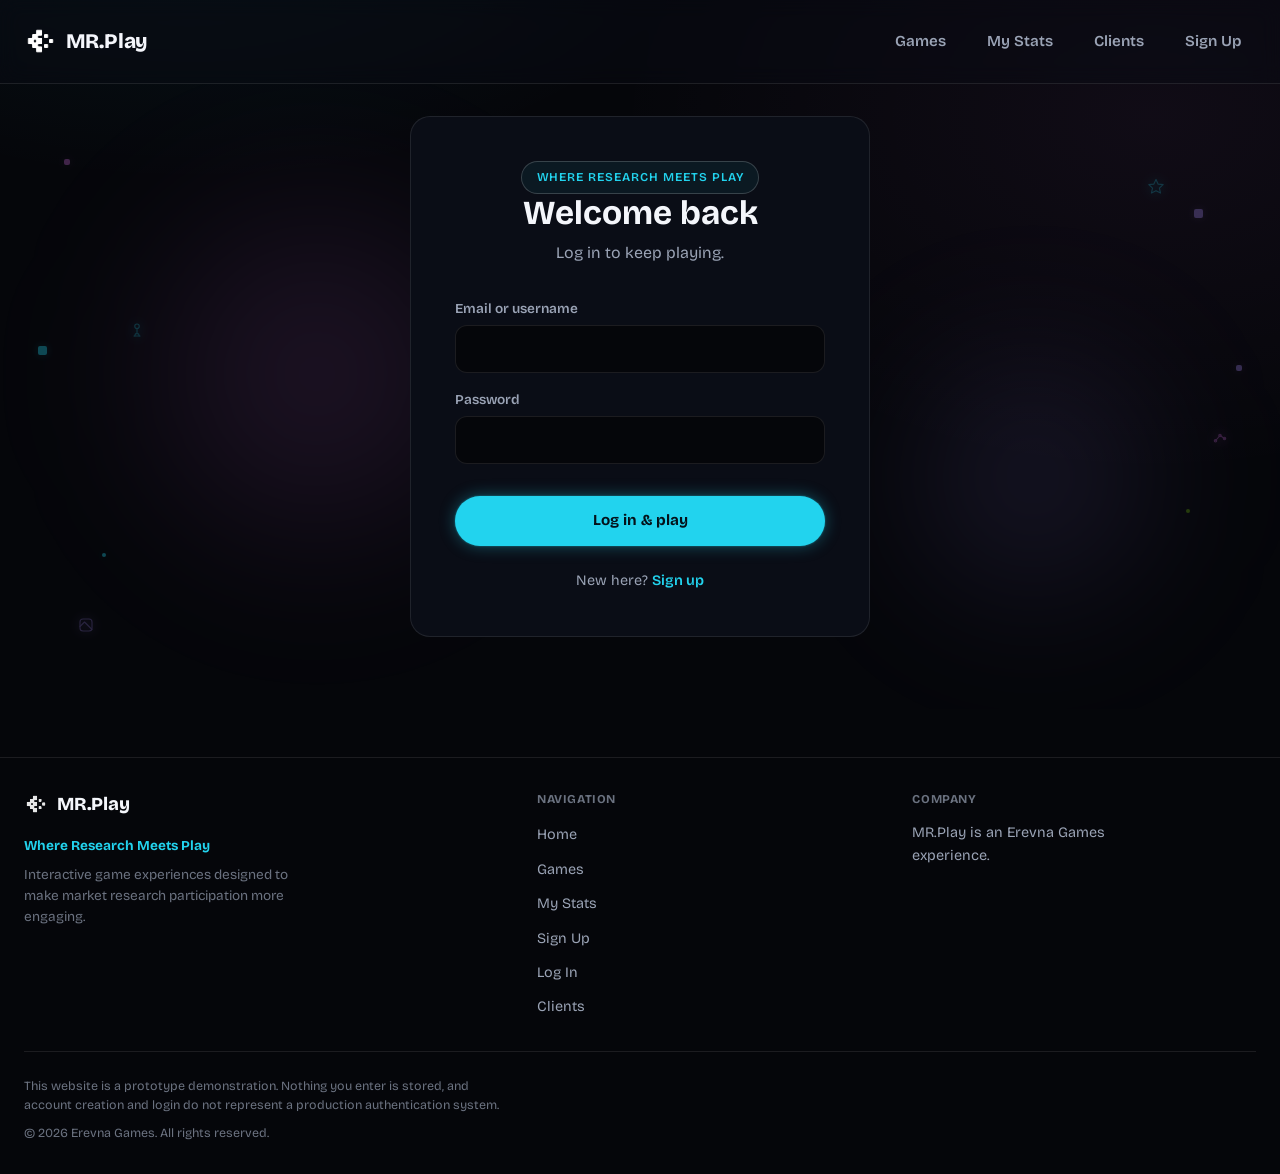
<file: login.html>
<!DOCTYPE html>
<html lang="en">
<head>
<meta charset="UTF-8" />
<meta name="viewport" content="width=device-width, initial-scale=1.0" />
<title>Log In — MR.Play</title>
<meta name="description" content="Log in to your MR.Play player account." />

<link rel="preconnect" href="https://fonts.googleapis.com" />
<link rel="preconnect" href="https://fonts.gstatic.com" crossorigin />
<link href="https://fonts.googleapis.com/css2?family=Bricolage+Grotesque:wght@400;600;700&display=swap" rel="stylesheet" />

<link rel="icon" href="assets/favicon.png" type="image/png" />

<link rel="stylesheet" href="css/style.css" />
</head>
<body>

<noscript>
  <p class="noscript-banner">This MR.Play demo needs JavaScript enabled to work — please enable it and reload.</p>
</noscript>

<header class="site-header">
  <div class="container">
    <nav class="site-nav" aria-label="Primary">
      <a href="index.html" class="brand" aria-label="MR.Play home">
        <img src="assets/icon.png" alt="" />
        <span class="brand-text">MR.Play</span>
      </a>
      <div class="nav-actions">
        <a href="games.html" class="nav-link">Games</a>
        <a href="my-stats.html" class="nav-link">My Stats</a>
        <a href="client-login.html" class="nav-link">Clients</a>
        <span class="nav-auth-links">
          <a href="signup.html" class="nav-link">Sign Up</a>
        </span>
        <button type="button" class="nav-user-pill" id="nav-user-pill" hidden title="Click to log out (demo)">
          <span class="nav-user-avatar" id="nav-user-avatar"></span>
          <span class="nav-user-name" id="nav-user-name"></span>
        </button>
      </div>
    </nav>
  </div>
</header>

<main class="auth-main">
  <div class="bg-decor" aria-hidden="true">
    <div class="bg-smoke bg-smoke--lg bg-smoke--magenta bg-smoke--drift-b bg-smoke--auth-1"></div>
    <div class="bg-smoke bg-smoke--md bg-smoke--violet bg-smoke--drift-a bg-smoke--auth-2"></div>
    <span class="bg-pixel bg-pixel--s bg-pixel--magenta bg-pixel--auth-1"></span>
    <span class="bg-pixel bg-pixel--xs bg-pixel--cyan bg-pixel--auth-2"></span>
    <span class="bg-pixel bg-pixel--m bg-pixel--violet bg-pixel--auth-3"></span>
    <span class="bg-pixel bg-pixel--xs bg-pixel--green bg-pixel--auth-4"></span>
    <span class="bg-pixel bg-pixel--m bg-pixel--cyan bg-pixel--auth-5"></span>
    <span class="bg-pixel bg-pixel--s bg-pixel--violet bg-pixel--auth-6"></span>
    <span class="bg-symbol bg-symbol--sm bg-symbol--cyan bg-symbol--float-a bg-symbol--auth-1">
      <svg viewBox="0 0 24 24" fill="none" stroke="currentColor" stroke-width="1.5" stroke-linejoin="round"><path d="M12 2l2.9 6.2 6.6.6-5 4.6 1.5 6.6L12 16.9 5.9 20l1.5-6.6-5-4.6 6.6-.6L12 2z"/></svg>
    </span>
    <span class="bg-symbol bg-symbol--sm bg-symbol--violet bg-symbol--float-b bg-symbol--auth-2">
      <svg viewBox="0 0 24 24" fill="none" stroke="currentColor" stroke-width="1.5" stroke-linecap="round" stroke-linejoin="round"><rect x="4" y="4" width="16" height="16" rx="4"/><path d="M4 14l6-6 10 10"/></svg>
    </span>
    <span class="bg-symbol bg-symbol--sm bg-symbol--magenta bg-symbol--float-c bg-symbol--auth-3">
      <svg viewBox="0 0 24 24" fill="none" stroke="currentColor" stroke-width="1.5" stroke-linecap="round" stroke-linejoin="round"><circle cx="6" cy="17" r="1.6"/><circle cx="12" cy="10" r="1.6"/><circle cx="18" cy="14" r="1.6"/><path d="M6 17l6-7 6 4"/></svg>
    </span>
    <span class="bg-symbol bg-symbol--sm bg-symbol--cyan bg-symbol--float-b bg-symbol--auth-4">
      <svg viewBox="0 0 24 24" fill="none" stroke="currentColor" stroke-width="1.5" stroke-linecap="round" stroke-linejoin="round"><circle cx="12" cy="7" r="3"/><path d="M12 10v7"/><path d="M8 20h8"/><path d="M9 20l1-3h4l1 3"/></svg>
    </span>
  </div>
  <div class="container">
    <div class="auth-card auth-card-narrow">

      <div class="auth-card-header">
        <span class="eyebrow">Where Research Meets Play</span>
        <h1>Welcome back</h1>
        <p>Log in to keep playing.</p>
      </div>

      <form id="login-form" novalidate>
        <div class="form-field">
          <label for="login-identifier">Email or username</label>
          <input type="text" id="login-identifier" name="identifier" data-label="Email or username" autocomplete="username" required />
        </div>
        <div class="form-field">
          <label for="login-password">Password</label>
          <input type="password" id="login-password" name="password" data-label="Password" autocomplete="current-password" required />
        </div>

        <div class="form-submit">
          <button type="submit" class="btn btn-primary btn-block">Log in &amp; play</button>
        </div>
      </form>

      <div class="success-state">
        <div class="success-check">
          <svg viewBox="0 0 24 24" fill="none" xmlns="http://www.w3.org/2000/svg" aria-hidden="true">
            <path d="M5 13l4 4L19 7" stroke="currentColor" stroke-width="2.5" stroke-linecap="round" stroke-linejoin="round" />
          </svg>
        </div>
        <p class="success-message"></p>
        <p class="auth-switch">Didn't redirect? <a href="#" data-fallback-link>Continue</a></p>
      </div>

      <p class="auth-switch">New here? <a href="signup.html">Sign up</a></p>
    </div>
  </div>
</main>

<footer class="site-footer">
  <div class="container">
    <div class="footer-columns">
      <div class="footer-brand">
        <a href="index.html" class="brand" aria-label="MR.Play home">
          <img src="assets/icon.png" alt="" />
          <span class="brand-text">MR.Play</span>
        </a>
        <p class="footer-tagline">Where Research Meets Play</p>
        <p class="footer-desc">Interactive game experiences designed to make market research participation more engaging.</p>
      </div>
      <div>
        <p class="footer-col-title">Navigation</p>
        <ul class="footer-links">
          <li><a href="index.html">Home</a></li>
          <li><a href="games.html">Games</a></li>
          <li><a href="my-stats.html">My Stats</a></li>
          <li><a href="signup.html">Sign Up</a></li>
          <li><a href="login.html">Log In</a></li>
          <li><a href="client-login.html">Clients</a></li>
        </ul>
      </div>
      <div>
        <p class="footer-col-title">Company</p>
        <p class="footer-company-line">MR.Play is an Erevna Games experience.</p>
      </div>
    </div>
    <div class="footer-bottom">
      <p class="footer-notice">This website is a prototype demonstration. Nothing you enter is stored, and account creation and login do not represent a production authentication system.</p>
      <p class="footer-copyright">&copy; 2026 Erevna Games. All rights reserved.</p>
    </div>
  </div>
</footer>

<script src="js/session.js"></script>
<script src="js/nav-auth.js"></script>
<script src="js/validation.js"></script>
<script src="js/effects.js"></script>
</body>
</html>
</file>
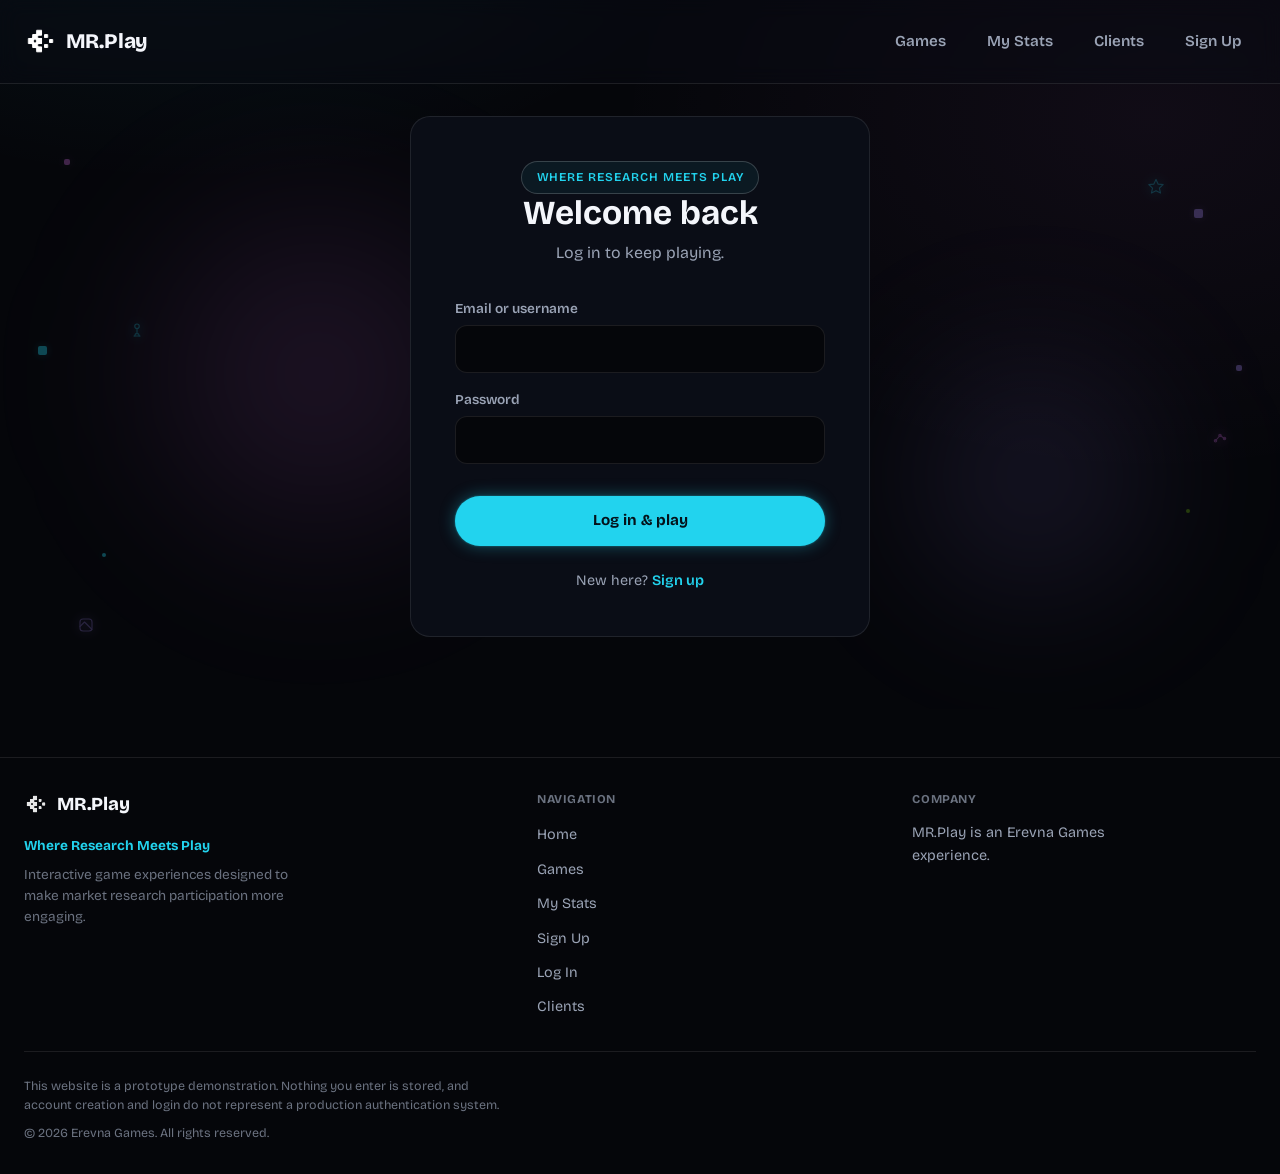
<file: my-stats.html>
<!DOCTYPE html>
<html lang="en">
<head>
<meta charset="UTF-8" />
<meta name="viewport" content="width=device-width, initial-scale=1.0" />
<title>My Stats — MR.Play</title>
<meta name="description" content="View your own MR.Play gameplay stats, history, leaderboards, and achievements — separate from any research data collected during play." />

<link rel="icon" href="assets/favicon.png" type="image/png" />

<link rel="preconnect" href="https://fonts.googleapis.com" />
<link rel="preconnect" href="https://fonts.gstatic.com" crossorigin />
<link href="https://fonts.googleapis.com/css2?family=Bricolage+Grotesque:wght@400;600;700&display=swap" rel="stylesheet" />

<link rel="stylesheet" href="css/style.css" />

<script src="js/session.js"></script>
<script>
  // Gate this page behind signup/login, before any dashboard content
  // paints. Reuses the same session marker and ?from= return-to-page
  // mechanic as games.html/validation.js — see js/session.js and
  // js/my-stats.js for the rest of this page's auth handling.
  (function () {
    if (!window.MRPlaySession || !window.MRPlaySession.get()) {
      window.location.replace('login.html?from=my-stats.html');
    }
  })();
</script>
</head>
<body>

<noscript>
  <p class="noscript-banner">This MR.Play demo needs JavaScript enabled to work — please enable it and reload.</p>
</noscript>

<header class="site-header">
  <div class="container">
    <nav class="site-nav" aria-label="Primary">
      <a href="index.html" class="brand" aria-label="MR.Play home">
        <img src="assets/icon.png" alt="" />
        <span class="brand-text">MR.Play</span>
      </a>
      <div class="nav-actions">
        <a href="games.html" class="nav-link">Games</a>
        <a href="my-stats.html" class="nav-link is-active" aria-current="page">My Stats</a>
        <a href="client-login.html" class="nav-link">Clients</a>
        <span class="nav-auth-links">
          <a href="login.html?from=my-stats.html" class="nav-link">Log In</a>
          <a href="signup.html?from=my-stats.html" class="btn btn-primary">Sign Up</a>
        </span>
        <button type="button" class="nav-user-pill" id="nav-user-pill" hidden title="Click to log out (demo)">
          <span class="nav-user-avatar" id="nav-user-avatar"></span>
          <span class="nav-user-name" id="nav-user-name"></span>
        </button>
      </div>
    </nav>
  </div>
</header>

<main>

  <section class="hero">
    <div class="bg-decor" aria-hidden="true">
      <div class="bg-smoke bg-smoke--lg bg-smoke--violet bg-smoke--drift-a bg-smoke--results-hero-1"></div>
      <span class="bg-pixel bg-pixel--s bg-pixel--cyan bg-pixel--hero-1"></span>
      <span class="bg-pixel bg-pixel--xs bg-pixel--violet bg-pixel--hero-2"></span>
      <span class="bg-pixel bg-pixel--m bg-pixel--magenta bg-pixel--hero-3"></span>
      <span class="bg-pixel bg-pixel--s bg-pixel--green bg-pixel--hero-4"></span>
      <span class="bg-symbol bg-symbol--sm bg-symbol--cyan bg-symbol--float-a bg-symbol--hero-1">
        <svg viewBox="0 0 24 24" fill="none" stroke="currentColor" stroke-width="1.5" stroke-linejoin="round"><path d="M12 2l2.9 6.2 6.6.6-5 4.6 1.5 6.6L12 16.9 5.9 20l1.5-6.6-5-4.6 6.6-.6L12 2z"/></svg>
      </span>
    </div>
    <div class="container">
      <span class="eyebrow">Your Player Dashboard</span>
      <h1>My <span class="gradient-text">Stats</span></h1>
      <p class="lede">
        A look at your own gameplay activity — stats, history, leaderboards,
        and achievements. This reflects how you've played, not the research
        findings your gameplay contributes to, which stay with our research
        clients.
      </p>
    </div>
  </section>

  <!-- Player Overview -->
  <section class="section" id="player-overview">
    <div class="bg-decor" aria-hidden="true">
      <div class="bg-smoke bg-smoke--md bg-smoke--cyan bg-smoke--drift-a bg-smoke--overview-1"></div>
      <span class="bg-pixel bg-pixel--s bg-pixel--violet bg-pixel--overview-1"></span>
      <span class="bg-pixel bg-pixel--xs bg-pixel--cyan bg-pixel--overview-2"></span>
      <span class="bg-symbol bg-symbol--sm bg-symbol--cyan bg-symbol--float-a bg-symbol--overview-1">
        <svg viewBox="0 0 24 24" fill="none" stroke="currentColor" stroke-width="1.5" stroke-linecap="round" stroke-linejoin="round"><path d="M5 9l3-5h8l3 5-7 11z"/><path d="M8 4l1.5 5L12 4.3 14.5 9 16 4"/><path d="M5 9h14"/></svg>
      </span>
    </div>
    <div class="container">
      <div class="player-overview-header">
        <span id="results-player-avatar" class="nav-user-avatar results-player-avatar"></span>
        <div>
          <p class="player-overview-name" id="results-player-name"></p>
          <p class="player-overview-sub">Player Overview</p>
        </div>
      </div>

      <div class="value-grid value-grid--bar">
        <div class="value-item">
          <h3>Games Played</h3>
          <p id="stat-games-played"></p>
        </div>
        <div class="value-item">
          <h3>Total Play Time</h3>
          <p id="stat-play-time"></p>
        </div>
        <div class="value-item">
          <h3>Last Game Played</h3>
          <p id="stat-last-game"></p>
        </div>
        <div class="value-item">
          <h3>Current Streak</h3>
          <p id="stat-streak"></p>
        </div>
      </div>
    </div>
  </section>

  <!-- Recent Results -->
  <section class="section" id="recent-result">
    <div class="bg-decor" aria-hidden="true">
      <div class="bg-smoke bg-smoke--lg bg-smoke--violet bg-smoke--drift-b bg-smoke--recent-1"></div>
      <span class="bg-pixel bg-pixel--m bg-pixel--magenta bg-pixel--recent-1"></span>
      <span class="bg-pixel bg-pixel--xs bg-pixel--green bg-pixel--recent-2"></span>
      <span class="bg-symbol bg-symbol--sm bg-symbol--violet bg-symbol--float-b bg-symbol--recent-1">
        <svg viewBox="0 0 24 24" fill="none" stroke="currentColor" stroke-width="1.5" stroke-linecap="round" stroke-linejoin="round"><circle cx="12" cy="7" r="3"/><path d="M12 10v7"/><path d="M8 20h8"/><path d="M9 20l1-3h4l1 3"/></svg>
      </span>
    </div>
    <div class="container">
      <div class="section-heading">
        <span class="eyebrow eyebrow--muted">Recent Results</span>
        <h2>Your Latest Session</h2>
      </div>

      <div class="featured-game">
        <div class="featured-game-media" id="recent-result-media"></div>
        <div class="featured-game-body">
          <span class="eyebrow">Most Recent Game</span>
          <h2 id="recent-result-title"></h2>

          <div class="value-grid value-grid--bar recent-result-stats">
            <div class="value-item">
              <h3>Score</h3>
              <p id="recent-result-score"></p>
            </div>
            <div class="value-item">
              <h3>Rank</h3>
              <p id="recent-result-rank"></p>
            </div>
            <div class="value-item">
              <h3>Completed</h3>
              <p id="recent-result-date"></p>
            </div>
          </div>

          <p class="form-section-label">Key decisions made</p>
          <ul class="dot-list" id="recent-result-decisions"></ul>

          <div class="featured-game-actions">
            <button type="button" class="btn btn-primary" disabled title="Full results view isn't part of this demo">View Full Results</button>
          </div>
        </div>
      </div>
    </div>
  </section>

  <!-- Game History -->
  <section class="section" id="game-history">
    <div class="bg-decor" aria-hidden="true">
      <div class="bg-smoke bg-smoke--sm bg-smoke--green bg-smoke--drift-a bg-smoke--history-1"></div>
      <span class="bg-pixel bg-pixel--s bg-pixel--cyan bg-pixel--history-1"></span>
      <span class="bg-pixel bg-pixel--xs bg-pixel--violet bg-pixel--history-2"></span>
      <span class="bg-symbol bg-symbol--sm bg-symbol--magenta bg-symbol--float-c bg-symbol--history-1">
        <svg viewBox="0 0 24 24" fill="none" stroke="currentColor" stroke-width="1.5" stroke-linecap="round" stroke-linejoin="round"><rect x="4" y="4" width="16" height="16" rx="3"/><circle cx="8.5" cy="8.5" r="1" fill="currentColor" stroke="none"/><circle cx="15.5" cy="8.5" r="1" fill="currentColor" stroke="none"/><circle cx="8.5" cy="15.5" r="1" fill="currentColor" stroke="none"/><circle cx="15.5" cy="15.5" r="1" fill="currentColor" stroke="none"/><circle cx="12" cy="12" r="1" fill="currentColor" stroke="none"/></svg>
      </span>
    </div>
    <div class="container">
      <div class="section-heading">
        <span class="eyebrow eyebrow--muted">Game History</span>
        <h2>Everything You've Played and Explored</h2>
        <p>Completed sessions and previews across the library.</p>
      </div>

      <div class="history-list" id="game-history-list"></div>
    </div>
  </section>

  <!-- Leaderboards -->
  <section class="section" id="leaderboards">
    <div class="bg-decor" aria-hidden="true">
      <div class="bg-smoke bg-smoke--md bg-smoke--magenta bg-smoke--drift-b bg-smoke--leaderboards-1"></div>
      <span class="bg-pixel bg-pixel--s bg-pixel--violet bg-pixel--how-1"></span>
      <span class="bg-pixel bg-pixel--xs bg-pixel--cyan bg-pixel--how-2"></span>
      <span class="bg-pixel bg-pixel--m bg-pixel--green bg-pixel--how-3"></span>
    </div>
    <div class="container">
      <div class="section-heading">
        <span class="eyebrow eyebrow--muted">Leaderboards</span>
        <h2>See How You Compare</h2>
      </div>

      <div class="value-grid value-grid--bar">
        <div class="value-item">
          <h3>Overall Ranking</h3>
          <p id="lb-overall"></p>
        </div>
        <div class="value-item">
          <h3>By Game</h3>
          <p id="lb-by-game"></p>
        </div>
        <div class="value-item">
          <h3>This Week</h3>
          <p id="lb-weekly"></p>
        </div>
        <div class="value-item">
          <h3>This Month</h3>
          <p id="lb-monthly"></p>
        </div>
      </div>

      <div class="leaderboard-columns">
        <div>
          <p class="form-section-label">Top Performers</p>
          <div class="leaderboard-list" id="lb-top-performers"></div>
        </div>
        <div>
          <p class="form-section-label">Friends</p>
          <div class="leaderboard-list" id="lb-friends"></div>
        </div>
      </div>
    </div>
  </section>

  <!-- Badges and Achievements -->
  <section class="section" id="badges">
    <div class="bg-decor" aria-hidden="true">
      <div class="bg-smoke bg-smoke--md bg-smoke--magenta bg-smoke--drift-b bg-smoke--badges-1"></div>
      <span class="bg-pixel bg-pixel--m bg-pixel--cyan bg-pixel--badges-1"></span>
      <span class="bg-pixel bg-pixel--xs bg-pixel--green bg-pixel--badges-2"></span>
      <span class="bg-symbol bg-symbol--sm bg-symbol--cyan bg-symbol--float-a bg-symbol--badges-1">
        <svg viewBox="0 0 24 24" fill="none" stroke="currentColor" stroke-width="1.5" stroke-linecap="round" stroke-linejoin="round"><path d="M7 4h10v4a5 5 0 0 1-10 0V4z"/><path d="M7 5H5a2 2 0 0 0 2 4"/><path d="M17 5h2a2 2 0 0 1-2 4"/><line x1="12" y1="13" x2="12" y2="17"/><line x1="9" y1="20" x2="15" y2="20"/><path d="M9.5 20c0-2 1-3 2.5-3s2.5 1 2.5 3"/></svg>
      </span>
    </div>
    <div class="container">
      <div class="section-heading">
        <span class="eyebrow eyebrow--muted">Badges &amp; Achievements</span>
        <h2>Milestones You've Unlocked</h2>
      </div>

      <div class="badge-grid" id="badge-grid"></div>
    </div>
  </section>

  <!-- Research Contribution -->
  <section class="section" id="research-contribution">
    <div class="bg-decor" aria-hidden="true">
      <div class="bg-smoke bg-smoke--sm bg-smoke--violet bg-smoke--drift-a bg-smoke--contribution-1"></div>
      <span class="bg-pixel bg-pixel--s bg-pixel--magenta bg-pixel--contribution-1"></span>
      <span class="bg-pixel bg-pixel--xs bg-pixel--cyan bg-pixel--contribution-2"></span>
      <span class="bg-symbol bg-symbol--sm bg-symbol--violet bg-symbol--float-c bg-symbol--contribution-1">
        <svg viewBox="0 0 24 24" fill="none" stroke="currentColor" stroke-width="1.5" stroke-linecap="round" stroke-linejoin="round"><circle cx="6" cy="17" r="1.6"/><circle cx="12" cy="10" r="1.6"/><circle cx="18" cy="14" r="1.6"/><path d="M6 17l6-7 6 4"/></svg>
      </span>
    </div>
    <div class="container">
      <div class="prose-layout">
        <div class="section-heading">
          <span class="eyebrow eyebrow--muted">Research Contribution</span>
          <p>
            A summary of how your play has contributed — never the research
            findings themselves, which stay with our research clients.
          </p>
        </div>
        <div class="prose-section">
          <div class="value-grid value-grid--bar">
            <div class="value-item">
              <h3>Studies Contributed To</h3>
              <p id="research-studies"></p>
            </div>
            <div class="value-item">
              <h3>Sessions</h3>
              <p id="research-sessions"></p>
            </div>
            <div class="value-item">
              <h3>Activity Type</h3>
              <p id="research-activity-type"></p>
            </div>
          </div>

          <p id="research-impact" class="prose-standout"></p>

          <p class="form-section-label">What this helped researchers study</p>
          <p id="research-purpose-quote" class="prose-emphasis"></p>

          <p class="form-section-label">Participation History</p>
          <ul class="dot-list" id="research-history-list"></ul>
        </div>
      </div>
    </div>
  </section>

</main>

<footer class="site-footer">
  <div class="container">
    <div class="footer-columns">
      <div class="footer-brand">
        <a href="index.html" class="brand" aria-label="MR.Play home">
          <img src="assets/icon.png" alt="" />
          <span class="brand-text">MR.Play</span>
        </a>
        <p class="footer-tagline">Where Research Meets Play</p>
        <p class="footer-desc">Interactive game experiences designed to make market research participation more engaging.</p>
      </div>
      <div>
        <p class="footer-col-title">Navigation</p>
        <ul class="footer-links">
          <li><a href="index.html">Home</a></li>
          <li><a href="games.html">Games</a></li>
          <li><a href="my-stats.html">My Stats</a></li>
          <li><a href="signup.html">Sign Up</a></li>
          <li><a href="login.html">Log In</a></li>
          <li><a href="client-login.html">Clients</a></li>
        </ul>
      </div>
      <div>
        <p class="footer-col-title">Company</p>
        <p class="footer-company-line">MR.Play is an Erevna Games experience.</p>
      </div>
    </div>
    <div class="footer-bottom">
      <p class="footer-notice">This website is a prototype demonstration. All stats, history, and leaderboard data on this page are sample data, not real gameplay records.</p>
      <p class="footer-copyright">&copy; 2026 Erevna Games. All rights reserved.</p>
    </div>
  </div>
</footer>

<script src="js/config.js"></script>
<script src="js/games-data.js"></script>
<script src="js/nav-auth.js"></script>
<script src="js/my-stats-data.js"></script>
<script src="js/my-stats.js"></script>
<script src="js/effects.js"></script>
</body>
</html>
</file>
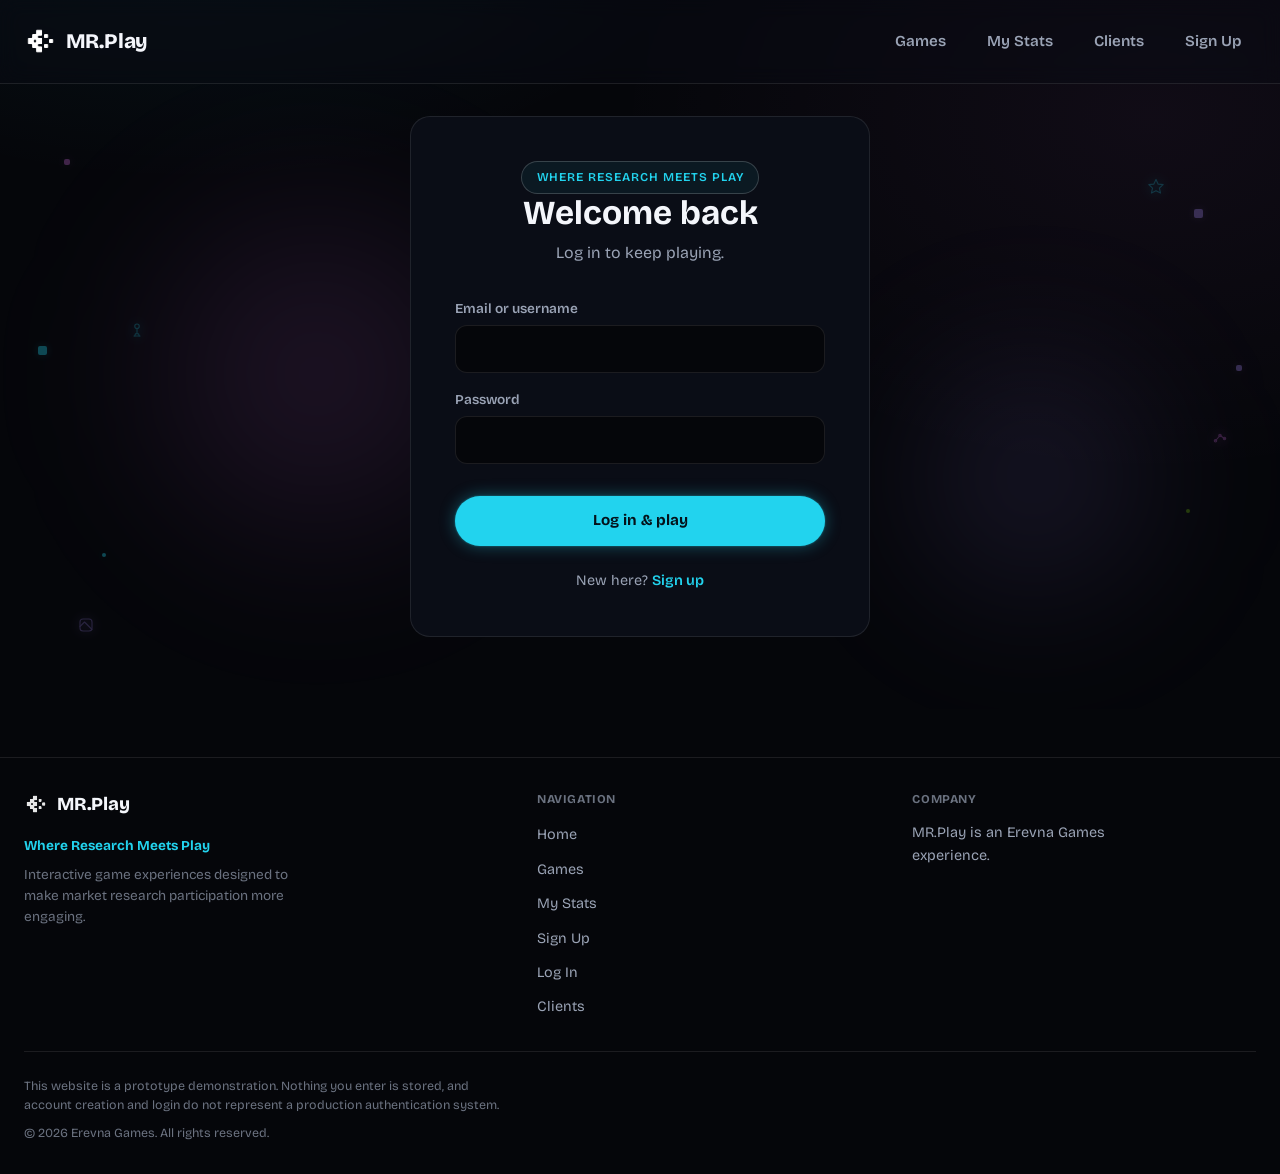
<file: results.html>
<!DOCTYPE html>
<html lang="en">
<head>
<meta charset="UTF-8" />
<meta name="viewport" content="width=device-width, initial-scale=1.0" />
<title>My Results — MR.Play</title>
<meta name="description" content="View your own MR.Play gameplay stats, history, leaderboards, and achievements — separate from any research data collected during play." />

<link rel="icon" href="assets/favicon.png" type="image/png" />

<link rel="preconnect" href="https://fonts.googleapis.com" />
<link rel="preconnect" href="https://fonts.gstatic.com" crossorigin />
<link href="https://fonts.googleapis.com/css2?family=Bricolage+Grotesque:wght@400;600;700&display=swap" rel="stylesheet" />

<link rel="stylesheet" href="css/style.css" />

<script src="js/session.js"></script>
<script>
  // Gate this page behind signup/login, before any dashboard content
  // paints. Reuses the same session marker and ?from= return-to-page
  // mechanic as games.html/validation.js — see js/session.js and
  // js/results.js for the rest of this page's auth handling.
  (function () {
    if (!window.MRPlaySession || !window.MRPlaySession.get()) {
      window.location.replace('login.html?from=results.html');
    }
  })();
</script>
</head>
<body>

<noscript>
  <p class="noscript-banner">This MR.Play demo needs JavaScript enabled to work — please enable it and reload.</p>
</noscript>

<header class="site-header">
  <div class="container">
    <nav class="site-nav" aria-label="Primary">
      <a href="index.html" class="brand" aria-label="MR.Play home">
        <img src="assets/icon.png" alt="" />
        <span class="brand-text">MR.Play</span>
      </a>
      <div class="nav-actions">
        <a href="games.html" class="nav-link">Games</a>
        <a href="results.html" class="nav-link is-active" aria-current="page">My Results</a>
        <a href="client-login.html" class="nav-link">Clients</a>
        <span class="nav-auth-links">
          <a href="login.html?from=results.html" class="nav-link">Log In</a>
          <a href="signup.html?from=results.html" class="btn btn-primary">Sign Up</a>
        </span>
        <button type="button" class="nav-user-pill" id="nav-user-pill" hidden title="Click to log out (demo)">
          <span class="nav-user-avatar" id="nav-user-avatar"></span>
          <span class="nav-user-name" id="nav-user-name"></span>
        </button>
      </div>
    </nav>
  </div>
</header>

<main>

  <section class="hero">
    <div class="bg-decor" aria-hidden="true">
      <div class="bg-smoke bg-smoke--lg bg-smoke--violet bg-smoke--drift-a bg-smoke--results-hero-1"></div>
      <span class="bg-pixel bg-pixel--s bg-pixel--cyan bg-pixel--hero-1"></span>
      <span class="bg-pixel bg-pixel--xs bg-pixel--violet bg-pixel--hero-2"></span>
      <span class="bg-pixel bg-pixel--m bg-pixel--magenta bg-pixel--hero-3"></span>
      <span class="bg-pixel bg-pixel--s bg-pixel--green bg-pixel--hero-4"></span>
      <span class="bg-symbol bg-symbol--sm bg-symbol--cyan bg-symbol--float-a bg-symbol--hero-1">
        <svg viewBox="0 0 24 24" fill="none" stroke="currentColor" stroke-width="1.5" stroke-linejoin="round"><path d="M12 2l2.9 6.2 6.6.6-5 4.6 1.5 6.6L12 16.9 5.9 20l1.5-6.6-5-4.6 6.6-.6L12 2z"/></svg>
      </span>
    </div>
    <div class="container">
      <span class="eyebrow">Your Player Dashboard</span>
      <h1>My <span class="gradient-text">Results</span></h1>
      <p class="lede">
        A look at your own gameplay activity — stats, history, leaderboards,
        and achievements. This reflects how you've played, not the research
        findings your gameplay contributes to, which stay with our research
        clients.
      </p>
    </div>
  </section>

  <!-- Player Overview -->
  <section class="section" id="player-overview">
    <div class="bg-decor" aria-hidden="true">
      <div class="bg-smoke bg-smoke--md bg-smoke--cyan bg-smoke--drift-a bg-smoke--overview-1"></div>
      <span class="bg-pixel bg-pixel--s bg-pixel--violet bg-pixel--overview-1"></span>
      <span class="bg-pixel bg-pixel--xs bg-pixel--cyan bg-pixel--overview-2"></span>
      <span class="bg-symbol bg-symbol--sm bg-symbol--cyan bg-symbol--float-a bg-symbol--overview-1">
        <svg viewBox="0 0 24 24" fill="none" stroke="currentColor" stroke-width="1.5" stroke-linecap="round" stroke-linejoin="round"><path d="M5 9l3-5h8l3 5-7 11z"/><path d="M8 4l1.5 5L12 4.3 14.5 9 16 4"/><path d="M5 9h14"/></svg>
      </span>
    </div>
    <div class="container">
      <div class="player-overview-header">
        <span id="results-player-avatar" class="nav-user-avatar results-player-avatar"></span>
        <div>
          <p class="player-overview-name" id="results-player-name"></p>
          <p class="player-overview-sub">Player Overview</p>
        </div>
      </div>

      <div class="value-grid value-grid--bar">
        <div class="value-item">
          <h3>Games Played</h3>
          <p id="stat-games-played"></p>
        </div>
        <div class="value-item">
          <h3>Total Play Time</h3>
          <p id="stat-play-time"></p>
        </div>
        <div class="value-item">
          <h3>Last Game Played</h3>
          <p id="stat-last-game"></p>
        </div>
        <div class="value-item">
          <h3>Current Streak</h3>
          <p id="stat-streak"></p>
        </div>
      </div>
    </div>
  </section>

  <!-- Recent Results -->
  <section class="section" id="recent-result">
    <div class="bg-decor" aria-hidden="true">
      <div class="bg-smoke bg-smoke--lg bg-smoke--violet bg-smoke--drift-b bg-smoke--recent-1"></div>
      <span class="bg-pixel bg-pixel--m bg-pixel--magenta bg-pixel--recent-1"></span>
      <span class="bg-pixel bg-pixel--xs bg-pixel--green bg-pixel--recent-2"></span>
      <span class="bg-symbol bg-symbol--sm bg-symbol--violet bg-symbol--float-b bg-symbol--recent-1">
        <svg viewBox="0 0 24 24" fill="none" stroke="currentColor" stroke-width="1.5" stroke-linecap="round" stroke-linejoin="round"><circle cx="12" cy="7" r="3"/><path d="M12 10v7"/><path d="M8 20h8"/><path d="M9 20l1-3h4l1 3"/></svg>
      </span>
    </div>
    <div class="container">
      <div class="section-heading">
        <span class="eyebrow eyebrow--muted">Recent Results</span>
        <h2>Your Latest Session</h2>
      </div>

      <div class="featured-game">
        <div class="featured-game-media" id="recent-result-media"></div>
        <div class="featured-game-body">
          <span class="eyebrow">Most Recent Game</span>
          <h2 id="recent-result-title"></h2>

          <div class="value-grid value-grid--bar recent-result-stats">
            <div class="value-item">
              <h3>Score</h3>
              <p id="recent-result-score"></p>
            </div>
            <div class="value-item">
              <h3>Rank</h3>
              <p id="recent-result-rank"></p>
            </div>
            <div class="value-item">
              <h3>Completed</h3>
              <p id="recent-result-date"></p>
            </div>
          </div>

          <p class="form-section-label">Key decisions made</p>
          <ul class="dot-list" id="recent-result-decisions"></ul>

          <div class="featured-game-actions">
            <button type="button" class="btn btn-primary" disabled title="Full results view isn't part of this demo">View Full Results</button>
          </div>
        </div>
      </div>
    </div>
  </section>

  <!-- Game History -->
  <section class="section" id="game-history">
    <div class="bg-decor" aria-hidden="true">
      <div class="bg-smoke bg-smoke--sm bg-smoke--green bg-smoke--drift-a bg-smoke--history-1"></div>
      <span class="bg-pixel bg-pixel--s bg-pixel--cyan bg-pixel--history-1"></span>
      <span class="bg-pixel bg-pixel--xs bg-pixel--violet bg-pixel--history-2"></span>
      <span class="bg-symbol bg-symbol--sm bg-symbol--magenta bg-symbol--float-c bg-symbol--history-1">
        <svg viewBox="0 0 24 24" fill="none" stroke="currentColor" stroke-width="1.5" stroke-linecap="round" stroke-linejoin="round"><rect x="4" y="4" width="16" height="16" rx="3"/><circle cx="8.5" cy="8.5" r="1" fill="currentColor" stroke="none"/><circle cx="15.5" cy="8.5" r="1" fill="currentColor" stroke="none"/><circle cx="8.5" cy="15.5" r="1" fill="currentColor" stroke="none"/><circle cx="15.5" cy="15.5" r="1" fill="currentColor" stroke="none"/><circle cx="12" cy="12" r="1" fill="currentColor" stroke="none"/></svg>
      </span>
    </div>
    <div class="container">
      <div class="section-heading">
        <span class="eyebrow eyebrow--muted">Game History</span>
        <h2>Everything You've Played and Explored</h2>
        <p>Completed sessions and previews across the library.</p>
      </div>

      <div class="history-list" id="game-history-list"></div>
    </div>
  </section>

  <!-- Leaderboards -->
  <section class="section" id="leaderboards">
    <div class="bg-decor" aria-hidden="true">
      <div class="bg-smoke bg-smoke--md bg-smoke--magenta bg-smoke--drift-b bg-smoke--leaderboards-1"></div>
      <span class="bg-pixel bg-pixel--s bg-pixel--violet bg-pixel--how-1"></span>
      <span class="bg-pixel bg-pixel--xs bg-pixel--cyan bg-pixel--how-2"></span>
      <span class="bg-pixel bg-pixel--m bg-pixel--green bg-pixel--how-3"></span>
    </div>
    <div class="container">
      <div class="section-heading">
        <span class="eyebrow eyebrow--muted">Leaderboards</span>
        <h2>See How You Compare</h2>
      </div>

      <div class="value-grid value-grid--bar">
        <div class="value-item">
          <h3>Overall Ranking</h3>
          <p id="lb-overall"></p>
        </div>
        <div class="value-item">
          <h3>By Game</h3>
          <p id="lb-by-game"></p>
        </div>
        <div class="value-item">
          <h3>This Week</h3>
          <p id="lb-weekly"></p>
        </div>
        <div class="value-item">
          <h3>This Month</h3>
          <p id="lb-monthly"></p>
        </div>
      </div>

      <div class="leaderboard-columns">
        <div>
          <p class="form-section-label">Top Performers</p>
          <div class="leaderboard-list" id="lb-top-performers"></div>
        </div>
        <div>
          <p class="form-section-label">Friends</p>
          <div class="leaderboard-list" id="lb-friends"></div>
        </div>
      </div>
    </div>
  </section>

  <!-- Badges and Achievements -->
  <section class="section" id="badges">
    <div class="bg-decor" aria-hidden="true">
      <div class="bg-smoke bg-smoke--md bg-smoke--magenta bg-smoke--drift-b bg-smoke--badges-1"></div>
      <span class="bg-pixel bg-pixel--m bg-pixel--cyan bg-pixel--badges-1"></span>
      <span class="bg-pixel bg-pixel--xs bg-pixel--green bg-pixel--badges-2"></span>
      <span class="bg-symbol bg-symbol--sm bg-symbol--cyan bg-symbol--float-a bg-symbol--badges-1">
        <svg viewBox="0 0 24 24" fill="none" stroke="currentColor" stroke-width="1.5" stroke-linecap="round" stroke-linejoin="round"><path d="M7 4h10v4a5 5 0 0 1-10 0V4z"/><path d="M7 5H5a2 2 0 0 0 2 4"/><path d="M17 5h2a2 2 0 0 1-2 4"/><line x1="12" y1="13" x2="12" y2="17"/><line x1="9" y1="20" x2="15" y2="20"/><path d="M9.5 20c0-2 1-3 2.5-3s2.5 1 2.5 3"/></svg>
      </span>
    </div>
    <div class="container">
      <div class="section-heading">
        <span class="eyebrow eyebrow--muted">Badges &amp; Achievements</span>
        <h2>Milestones You've Unlocked</h2>
      </div>

      <div class="badge-grid" id="badge-grid"></div>
    </div>
  </section>

  <!-- Research Contribution -->
  <section class="section" id="research-contribution">
    <div class="bg-decor" aria-hidden="true">
      <div class="bg-smoke bg-smoke--sm bg-smoke--violet bg-smoke--drift-a bg-smoke--contribution-1"></div>
      <span class="bg-pixel bg-pixel--s bg-pixel--magenta bg-pixel--contribution-1"></span>
      <span class="bg-pixel bg-pixel--xs bg-pixel--cyan bg-pixel--contribution-2"></span>
      <span class="bg-symbol bg-symbol--sm bg-symbol--violet bg-symbol--float-c bg-symbol--contribution-1">
        <svg viewBox="0 0 24 24" fill="none" stroke="currentColor" stroke-width="1.5" stroke-linecap="round" stroke-linejoin="round"><circle cx="6" cy="17" r="1.6"/><circle cx="12" cy="10" r="1.6"/><circle cx="18" cy="14" r="1.6"/><path d="M6 17l6-7 6 4"/></svg>
      </span>
    </div>
    <div class="container">
      <div class="prose-layout">
        <div class="section-heading">
          <span class="eyebrow eyebrow--muted">Research Contribution</span>
          <p>
            A summary of how your play has contributed — never the research
            findings themselves, which stay with our research clients.
          </p>
        </div>
        <div class="prose-section">
          <div class="value-grid value-grid--bar">
            <div class="value-item">
              <h3>Studies Contributed To</h3>
              <p id="research-studies"></p>
            </div>
            <div class="value-item">
              <h3>Sessions</h3>
              <p id="research-sessions"></p>
            </div>
            <div class="value-item">
              <h3>Activity Type</h3>
              <p id="research-activity-type"></p>
            </div>
          </div>

          <p id="research-impact" class="prose-standout"></p>

          <p class="form-section-label">What this helped researchers study</p>
          <p id="research-purpose-quote" class="prose-emphasis"></p>

          <p class="form-section-label">Participation History</p>
          <ul class="dot-list" id="research-history-list"></ul>
        </div>
      </div>
    </div>
  </section>

</main>

<footer class="site-footer">
  <div class="container">
    <div class="footer-columns">
      <div class="footer-brand">
        <a href="index.html" class="brand" aria-label="MR.Play home">
          <img src="assets/icon.png" alt="" />
          <span class="brand-text">MR.Play</span>
        </a>
        <p class="footer-tagline">Where Research Meets Play</p>
        <p class="footer-desc">Interactive game experiences designed to make market research participation more engaging.</p>
      </div>
      <div>
        <p class="footer-col-title">Navigation</p>
        <ul class="footer-links">
          <li><a href="index.html">Home</a></li>
          <li><a href="games.html">Games</a></li>
          <li><a href="results.html">My Results</a></li>
          <li><a href="signup.html">Sign Up</a></li>
          <li><a href="login.html">Log In</a></li>
          <li><a href="client-login.html">Clients</a></li>
        </ul>
      </div>
      <div>
        <p class="footer-col-title">Company</p>
        <p class="footer-company-line">MR.Play is an Erevna Games experience.</p>
      </div>
    </div>
    <div class="footer-bottom">
      <p class="footer-notice">This website is a prototype demonstration. All stats, history, and leaderboard data on this page are sample data, not real gameplay records.</p>
      <p class="footer-copyright">&copy; 2026 Erevna Games. All rights reserved.</p>
    </div>
  </div>
</footer>

<script src="js/config.js"></script>
<script src="js/games-data.js"></script>
<script src="js/nav-auth.js"></script>
<script src="js/results-data.js"></script>
<script src="js/results.js"></script>
<script src="js/effects.js"></script>
</body>
</html>
</file>
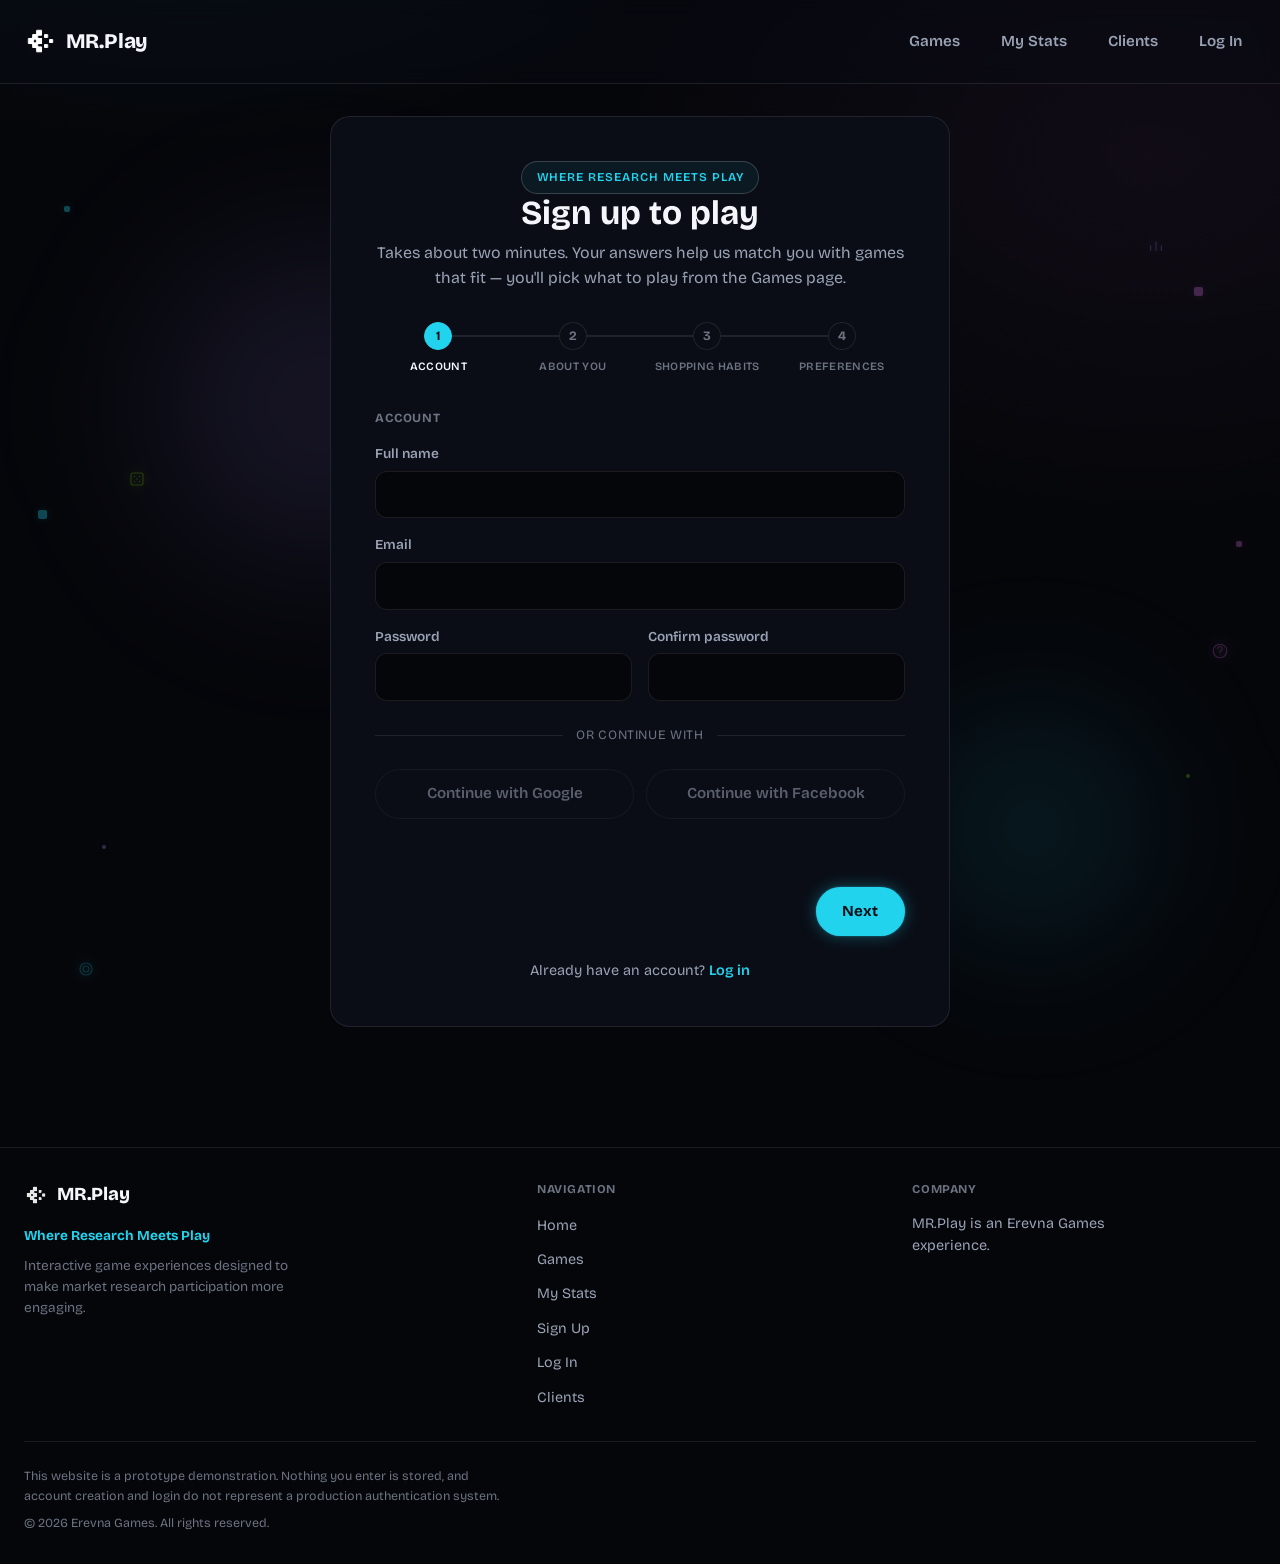
<file: signup.html>
<!DOCTYPE html>
<html lang="en">
<head>
<meta charset="UTF-8" />
<meta name="viewport" content="width=device-width, initial-scale=1.0" />
<title>Sign Up — MR.Play</title>
<meta name="description" content="Create your MR.Play player account." />

<link rel="preconnect" href="https://fonts.googleapis.com" />
<link rel="preconnect" href="https://fonts.gstatic.com" crossorigin />
<link href="https://fonts.googleapis.com/css2?family=Bricolage+Grotesque:wght@400;600;700&display=swap" rel="stylesheet" />

<link rel="icon" href="assets/favicon.png" type="image/png" />

<link rel="stylesheet" href="css/style.css" />
</head>
<body>

<noscript>
  <p class="noscript-banner">This MR.Play demo needs JavaScript enabled to work — please enable it and reload.</p>
</noscript>

<header class="site-header">
  <div class="container">
    <nav class="site-nav" aria-label="Primary">
      <a href="index.html" class="brand" aria-label="MR.Play home">
        <img src="assets/icon.png" alt="" />
        <span class="brand-text">MR.Play</span>
      </a>
      <div class="nav-actions">
        <a href="games.html" class="nav-link">Games</a>
        <a href="my-stats.html" class="nav-link">My Stats</a>
        <a href="client-login.html" class="nav-link">Clients</a>
        <span class="nav-auth-links">
          <a href="login.html" class="nav-link">Log In</a>
        </span>
        <button type="button" class="nav-user-pill" id="nav-user-pill" hidden title="Click to log out (demo)">
          <span class="nav-user-avatar" id="nav-user-avatar"></span>
          <span class="nav-user-name" id="nav-user-name"></span>
        </button>
      </div>
    </nav>
  </div>
</header>

<main class="auth-main">
  <div class="bg-decor" aria-hidden="true">
    <div class="bg-smoke bg-smoke--lg bg-smoke--violet bg-smoke--drift-a bg-smoke--auth-1"></div>
    <div class="bg-smoke bg-smoke--md bg-smoke--cyan bg-smoke--drift-b bg-smoke--auth-2"></div>
    <span class="bg-pixel bg-pixel--s bg-pixel--cyan bg-pixel--auth-1"></span>
    <span class="bg-pixel bg-pixel--xs bg-pixel--violet bg-pixel--auth-2"></span>
    <span class="bg-pixel bg-pixel--m bg-pixel--magenta bg-pixel--auth-3"></span>
    <span class="bg-pixel bg-pixel--xs bg-pixel--green bg-pixel--auth-4"></span>
    <span class="bg-pixel bg-pixel--m bg-pixel--cyan bg-pixel--auth-5"></span>
    <span class="bg-pixel bg-pixel--s bg-pixel--magenta bg-pixel--auth-6"></span>
    <span class="bg-symbol bg-symbol--sm bg-symbol--violet bg-symbol--float-b bg-symbol--auth-1">
      <svg viewBox="0 0 24 24" fill="none" stroke="currentColor" stroke-width="1.5" stroke-linecap="round"><path d="M5 19V13M12 19V8M19 19v-6"/></svg>
    </span>
    <span class="bg-symbol bg-symbol--sm bg-symbol--cyan bg-symbol--float-c bg-symbol--auth-2">
      <svg viewBox="0 0 24 24" fill="none" stroke="currentColor" stroke-width="1.5"><circle cx="12" cy="12" r="8"/><circle cx="12" cy="12" r="4"/></svg>
    </span>
    <span class="bg-symbol bg-symbol--sm bg-symbol--magenta bg-symbol--float-a bg-symbol--auth-3">
      <svg viewBox="0 0 24 24" fill="none" stroke="currentColor" stroke-width="1.5" stroke-linecap="round" stroke-linejoin="round"><circle cx="12" cy="12" r="9"/><path d="M9 9a3 3 0 1 1 4 2.8c-.7.3-1 .9-1 1.7v.5"/><circle cx="12" cy="17.3" r="0.6" fill="currentColor" stroke="none"/></svg>
    </span>
    <span class="bg-symbol bg-symbol--sm bg-symbol--green bg-symbol--float-b bg-symbol--auth-4">
      <svg viewBox="0 0 24 24" fill="none" stroke="currentColor" stroke-width="1.5" stroke-linecap="round" stroke-linejoin="round"><rect x="4" y="4" width="16" height="16" rx="3"/><circle cx="8.5" cy="8.5" r="1" fill="currentColor" stroke="none"/><circle cx="15.5" cy="8.5" r="1" fill="currentColor" stroke="none"/><circle cx="8.5" cy="15.5" r="1" fill="currentColor" stroke="none"/><circle cx="15.5" cy="15.5" r="1" fill="currentColor" stroke="none"/><circle cx="12" cy="12" r="1" fill="currentColor" stroke="none"/></svg>
    </span>
  </div>
  <div class="container">
    <div class="auth-card">

      <div class="auth-card-header">
        <span class="eyebrow">Where Research Meets Play</span>
        <h1>Sign up to play</h1>
        <p>Takes about two minutes. Your answers help us match you with games that fit — you'll pick what to play from the Games page.</p>
      </div>

      <form id="signup-form" novalidate>

        <div class="form-progress" aria-hidden="true">
          <div class="form-progress-step" data-progress-step="1">
            <span class="form-progress-dot">1</span>
            <span class="form-progress-label">Account</span>
          </div>
          <div class="form-progress-step" data-progress-step="2">
            <span class="form-progress-dot">2</span>
            <span class="form-progress-label">About You</span>
          </div>
          <div class="form-progress-step" data-progress-step="3">
            <span class="form-progress-dot">3</span>
            <span class="form-progress-label">Shopping Habits</span>
          </div>
          <div class="form-progress-step" data-progress-step="4">
            <span class="form-progress-dot">4</span>
            <span class="form-progress-label">Preferences</span>
          </div>
        </div>
        <p class="sr-only" aria-live="polite" id="signup-step-announce"></p>

        <div class="form-step" data-step="1">
          <p class="form-section-label">Account</p>
          <div class="form-grid">
            <div class="form-field span-2">
              <label for="signup-name">Full name</label>
              <input type="text" id="signup-name" name="name" data-label="Full name" autocomplete="name" required />
            </div>
            <div class="form-field span-2">
              <label for="signup-email">Email</label>
              <input type="email" id="signup-email" name="email" data-label="Email" autocomplete="email" required />
            </div>
            <div class="form-field">
              <label for="signup-password">Password</label>
              <input type="password" id="signup-password" name="password" data-role="password" data-label="Password" autocomplete="new-password" required />
            </div>
            <div class="form-field">
              <label for="signup-password-confirm">Confirm password</label>
              <input type="password" id="signup-password-confirm" name="password_confirm" data-role="password-confirm" data-label="Confirm password" autocomplete="new-password" required />
            </div>
          </div>

          <div class="divider-row">or continue with</div>
          <div class="social-row">
            <div class="social-button-wrap">
              <button type="button" class="btn btn-social btn-block" data-social-button="Google">Continue with Google</button>
              <span class="social-note" aria-live="polite"></span>
            </div>
            <div class="social-button-wrap">
              <button type="button" class="btn btn-social btn-block" data-social-button="Facebook">Continue with Facebook</button>
              <span class="social-note" aria-live="polite"></span>
            </div>
          </div>
        </div>

        <div class="form-step" data-step="2" hidden>
          <p class="form-section-label">Tell us about you</p>
          <div class="form-grid">
            <div class="form-field">
              <label for="signup-age">Age</label>
              <select id="signup-age" name="age" data-label="Age" required>
                <option value="" selected disabled>Select…</option>
                <option>18–24</option>
                <option>25–34</option>
                <option>35–44</option>
                <option>45–54</option>
                <option>55–64</option>
                <option>65+</option>
              </select>
            </div>
            <div class="form-field">
              <label for="signup-gender">Gender</label>
              <select id="signup-gender" name="gender" data-label="Gender" required>
                <option value="" selected disabled>Select…</option>
                <option>Male</option>
                <option>Female</option>
                <option>Other</option>
              </select>
            </div>
            <div class="form-field">
              <label for="signup-state">State</label>
              <select id="signup-state" name="state" data-label="State" required>
                <option value="" selected disabled>Select…</option>
                <option>AL</option><option>AK</option><option>AZ</option><option>AR</option><option>CA</option>
                <option>CO</option><option>CT</option><option>DE</option><option>FL</option><option>GA</option>
                <option>HI</option><option>ID</option><option>IL</option><option>IN</option><option>IA</option>
                <option>KS</option><option>KY</option><option>LA</option><option>ME</option><option>MD</option>
                <option>MA</option><option>MI</option><option>MN</option><option>MS</option><option>MO</option>
                <option>MT</option><option>NE</option><option>NV</option><option>NH</option><option>NJ</option>
                <option>NM</option><option>NY</option><option>NC</option><option>ND</option><option>OH</option>
                <option>OK</option><option>OR</option><option>PA</option><option>RI</option><option>SC</option>
                <option>SD</option><option>TN</option><option>TX</option><option>UT</option><option>VT</option>
                <option>VA</option><option>WA</option><option>WV</option><option>WI</option><option>WY</option>
                <option>DC</option>
              </select>
            </div>
            <div class="form-field">
              <label for="signup-city">City</label>
              <input type="text" id="signup-city" name="city" data-label="City" required />
            </div>
            <div class="form-field">
              <label for="signup-education">Education</label>
              <select id="signup-education" name="education" data-label="Education" required>
                <option value="" selected disabled>Select…</option>
                <option>Some high school</option>
                <option>High school diploma</option>
                <option>Some college</option>
                <option>Bachelor's degree</option>
                <option>Graduate degree</option>
              </select>
            </div>
            <div class="form-field">
              <label for="signup-employment">Employment</label>
              <select id="signup-employment" name="employment" data-label="Employment" required>
                <option value="" selected disabled>Select…</option>
                <option>Employed full-time</option>
                <option>Employed part-time</option>
                <option>Self-employed</option>
                <option>Unemployed</option>
                <option>Student</option>
                <option>Retired</option>
              </select>
            </div>
            <div class="form-field">
              <label for="signup-salary">Salary range</label>
              <select id="signup-salary" name="salary" data-label="Salary range" required>
                <option value="" selected disabled>Select…</option>
                <option>Under $25k</option>
                <option>$25k&ndash;$50k</option>
                <option>$50k&ndash;$75k</option>
                <option>$75k&ndash;$100k</option>
                <option>$100k&ndash;$150k</option>
                <option>$150k+</option>
              </select>
            </div>
            <div class="form-field">
              <label for="signup-race">Race</label>
              <select id="signup-race" name="race" data-label="Race" required>
                <option value="" selected disabled>Select…</option>
                <option>White</option>
                <option>Black or African American</option>
                <option>Asian</option>
                <option>American Indian or Alaska Native</option>
                <option>Native Hawaiian or Pacific Islander</option>
                <option>Two or more races</option>
                <option>Other</option>
              </select>
            </div>
            <div class="form-field">
              <label for="signup-ethnicity">Ethnicity</label>
              <select id="signup-ethnicity" name="ethnicity" data-label="Ethnicity" required>
                <option value="" selected disabled>Select…</option>
                <option>Hispanic or Latino</option>
                <option>Not Hispanic or Latino</option>
              </select>
            </div>
          </div>
        </div>

        <div class="form-step" data-step="3" hidden>
          <p class="form-section-label">Shopping habits <span class="field-optional-tag">(Optional)</span></p>
          <div class="form-grid">
            <div class="form-field span-2">
              <label>Stores you shop most</label>
              <div class="chip-group">
                <label class="chip"><input type="checkbox" name="stores" value="Walmart" />Walmart</label>
                <label class="chip"><input type="checkbox" name="stores" value="Target" />Target</label>
                <label class="chip"><input type="checkbox" name="stores" value="Kroger" />Kroger</label>
                <label class="chip"><input type="checkbox" name="stores" value="H-E-B" />H-E-B</label>
                <label class="chip"><input type="checkbox" name="stores" value="Costco" />Costco</label>
                <label class="chip"><input type="checkbox" name="stores" value="Whole Foods" />Whole Foods</label>
                <label class="chip"><input type="checkbox" name="stores" value="Sprouts" />Sprouts</label>
                <label class="chip"><input type="checkbox" name="stores" value="CVS" />CVS</label>
              </div>
            </div>
            <div class="form-field span-2">
              <label for="signup-shopping-frequency">Shopping frequency</label>
              <select id="signup-shopping-frequency" name="shopping_frequency" data-label="Shopping frequency">
                <option value="" selected disabled>Select…</option>
                <option>2–3 times a week</option>
                <option>Weekly</option>
                <option>2–3 times a month</option>
              </select>
            </div>
            <div class="form-field span-2">
              <label>Categories you buy regularly</label>
              <div class="chip-group">
                <label class="chip"><input type="checkbox" name="categories" value="Snacks" />Snacks</label>
                <label class="chip"><input type="checkbox" name="categories" value="Beverages" />Beverages</label>
                <label class="chip"><input type="checkbox" name="categories" value="Dairy" />Dairy</label>
                <label class="chip"><input type="checkbox" name="categories" value="Meat" />Meat</label>
                <label class="chip"><input type="checkbox" name="categories" value="Frozen Foods" />Frozen Foods</label>
                <label class="chip"><input type="checkbox" name="categories" value="Cleaning Products" />Cleaning Products</label>
                <label class="chip"><input type="checkbox" name="categories" value="Personal Care" />Personal Care</label>
                <label class="chip"><input type="checkbox" name="categories" value="Health Products" />Health Products</label>
              </div>
            </div>
          </div>
        </div>

        <div class="form-step" data-step="4" hidden>
          <p class="form-section-label">Shopper preferences <span class="field-optional-tag">(Optional)</span></p>
          <div class="form-grid">
            <div class="form-field span-2">
              <label for="signup-aisle-behavior">When choosing products in the aisle, you typically:</label>
              <select id="signup-aisle-behavior" name="aisle_behavior" data-label="Aisle behavior">
                <option value="" selected disabled>Select…</option>
                <option>Compare two or three options</option>
                <option>Grab my usual brand</option>
                <option>Browse and discover</option>
                <option>Follow my shopping list</option>
              </select>
            </div>
            <div class="form-field span-2">
              <label for="signup-influence">What influences you most?</label>
              <select id="signup-influence" name="influence" data-label="Influence">
                <option value="" selected disabled>Select…</option>
                <option>Price</option>
                <option>Brand trust</option>
                <option>Ingredients</option>
                <option>Packaging</option>
                <option>Promotions</option>
                <option>Shelf placement</option>
              </select>
            </div>
            <div class="form-field span-2">
              <label for="signup-reward">Preferred reward</label>
              <select id="signup-reward" name="reward" data-label="Preferred reward">
                <option value="" selected disabled>Select…</option>
                <option>Store coupons</option>
                <option>Gift cards</option>
                <option>Cash back</option>
                <option>Loyalty points</option>
              </select>
            </div>
          </div>

          <p class="form-section-label">Consent</p>
          <div class="form-field">
            <label class="checkbox-row">
              <input type="checkbox" id="signup-consent" name="consent" data-label="Research consent" required />
              <span>I give informed consent to take part in gamified shopping research and to the use of my anonymized gameplay data as described above.</span>
            </label>
          </div>
          <div class="form-field">
            <label class="checkbox-row">
              <input type="checkbox" id="signup-notify" name="notify" />
              <span>Notify me when new games are available near me.</span>
            </label>
          </div>
        </div>

        <div class="form-nav">
          <button type="button" class="btn btn-secondary is-invisible" id="signup-back-btn">Back</button>
          <button type="button" class="btn btn-primary" id="signup-next-btn">Next</button>
          <button type="submit" class="btn btn-primary" id="signup-submit-btn" hidden>Create account &amp; play</button>
        </div>
      </form>

      <div class="success-state">
        <div class="success-check">
          <svg viewBox="0 0 24 24" fill="none" xmlns="http://www.w3.org/2000/svg" aria-hidden="true">
            <path d="M5 13l4 4L19 7" stroke="currentColor" stroke-width="2.5" stroke-linecap="round" stroke-linejoin="round" />
          </svg>
        </div>
        <p class="success-message"></p>
        <p class="auth-switch">Didn't redirect? <a href="#" data-fallback-link>Continue</a></p>
      </div>

      <p class="auth-switch">Already have an account? <a href="login.html">Log in</a></p>
    </div>
  </div>
</main>

<footer class="site-footer">
  <div class="container">
    <div class="footer-columns">
      <div class="footer-brand">
        <a href="index.html" class="brand" aria-label="MR.Play home">
          <img src="assets/icon.png" alt="" />
          <span class="brand-text">MR.Play</span>
        </a>
        <p class="footer-tagline">Where Research Meets Play</p>
        <p class="footer-desc">Interactive game experiences designed to make market research participation more engaging.</p>
      </div>
      <div>
        <p class="footer-col-title">Navigation</p>
        <ul class="footer-links">
          <li><a href="index.html">Home</a></li>
          <li><a href="games.html">Games</a></li>
          <li><a href="my-stats.html">My Stats</a></li>
          <li><a href="signup.html">Sign Up</a></li>
          <li><a href="login.html">Log In</a></li>
          <li><a href="client-login.html">Clients</a></li>
        </ul>
      </div>
      <div>
        <p class="footer-col-title">Company</p>
        <p class="footer-company-line">MR.Play is an Erevna Games experience.</p>
      </div>
    </div>
    <div class="footer-bottom">
      <p class="footer-notice">This website is a prototype demonstration. Nothing you enter is stored, and account creation and login do not represent a production authentication system.</p>
      <p class="footer-copyright">&copy; 2026 Erevna Games. All rights reserved.</p>
    </div>
  </div>
</footer>

<script src="js/session.js"></script>
<script src="js/nav-auth.js"></script>
<script src="js/validation.js"></script>
<script src="js/effects.js"></script>
</body>
</html>
</file>
<file: css/style.css>
/* ==========================================================================
   MR.Play prototype — shared stylesheet
   Used by index.html, signup.html, login.html.
   Visual language follows the live erevna-alpha.vercel.app site:
   near-black background, cyan/violet/magenta gradient accents on headline
   text, bordered near-black cards, pill-shaped buttons and nav.
   ========================================================================== */

/* ---- Reset ------------------------------------------------------------- */

*,
*::before,
*::after {
  box-sizing: border-box;
}

html,
body {
  margin: 0;
  padding: 0;
}

body {
  min-height: 100vh;
  overflow-x: hidden;
}

img {
  max-width: 100%;
  display: block;
}

button,
input,
select {
  font: inherit;
  color: inherit;
}

a {
  color: inherit;
  text-decoration: none;
}

ul {
  margin: 0;
  padding: 0;
  list-style: none;
}

/* Visually hidden but still present for screen readers/keyboard focus —
   e.g. the sign-up wizard's aria-live step announcement. */
.sr-only {
  position: absolute;
  width: 1px;
  height: 1px;
  padding: 0;
  margin: -1px;
  overflow: hidden;
  clip: rect(0, 0, 0, 0);
  white-space: nowrap;
  border: 0;
}

/* ---- Design tokens ------------------------------------------------------ */

:root {
  --bg: #05060a;
  --bg-raised: #0a0d16;
  --border-subtle: rgba(255, 255, 255, 0.09);
  --border-strong: rgba(255, 255, 255, 0.18);

  --text-primary: #f4f6fb;
  --text-secondary: #9aa3b5;
  --text-muted: #6b7280;

  --cyan: #22d3ee;
  --violet: #a78bfa;
  --magenta: #e879f9;
  --gradient-brand: linear-gradient(90deg, var(--cyan), var(--violet), var(--magenta));

  --danger: #fb7185;

  --radius-pill: 999px;
  --radius-card: 20px;
  --radius-input: 12px;

  --brand-green: #90f406;

  --font-brand: 'Bricolage Grotesque', 'Segoe UI', system-ui, -apple-system, sans-serif;

  --container-width: 1280px;
  --space-1: 0.5rem;
  --space-2: 1rem;
  --space-3: 1.5rem;
  --space-4: 2rem;
  --space-5: 3rem;
  --space-6: 4.5rem;
}

/* ---- Base --------------------------------------------------------------- */

body {
  background: var(--bg);
  background-image:
    radial-gradient(ellipse 900px 500px at 15% -10%, rgba(34, 211, 238, 0.07), transparent 60%),
    radial-gradient(ellipse 900px 600px at 90% 10%, rgba(232, 121, 249, 0.05), transparent 60%);
  background-repeat: no-repeat;
  color: var(--text-primary);
  font-family: var(--font-brand);
  font-weight: 400;
  line-height: 1.55;
  -webkit-font-smoothing: antialiased;
}

h1,
h2,
h3,
h4 {
  font-weight: 700;
  line-height: 1.15;
  margin: 0;
}

p {
  margin: 0;
  color: var(--text-secondary);
}

.container {
  width: 100%;
  max-width: var(--container-width);
  margin: 0 auto;
  padding: 0 1.5rem;
}

.gradient-text {
  background-image: var(--gradient-brand);
  background-clip: text;
  -webkit-background-clip: text;
  -webkit-text-fill-color: transparent;
  color: var(--magenta); /* fallback if background-clip unsupported */
}

.eyebrow {
  display: inline-flex;
  align-items: center;
  gap: 0.4em;
  font-size: 0.75rem;
  font-weight: 600;
  letter-spacing: 0.08em;
  text-transform: uppercase;
  color: var(--cyan);
  border: 1px solid var(--border-strong);
  border-radius: var(--radius-pill);
  padding: 0.4rem 0.9rem;
  background: rgba(34, 211, 238, 0.06);
}

/* Secondary-label variant — softer/neutral instead of cyan, for labels
   that should support a heading rather than compete with it. Cyan stays
   reserved for primary emphasis (hero eyebrow, Sign Up button, status
   pills). */
.eyebrow--muted {
  color: var(--text-secondary);
  border-color: var(--border-subtle);
  background: rgba(255, 255, 255, 0.03);
}

/* ---- Site navigation ------------------------------------------------------ */

.site-header {
  position: sticky;
  top: 0;
  z-index: 100;
  padding: 1.25rem 0;
  background: rgba(10, 13, 22, 0.45);
  backdrop-filter: blur(10px);
  -webkit-backdrop-filter: blur(10px);
  border-bottom: 1px solid var(--border-subtle);
}

.site-nav {
  display: flex;
  align-items: center;
  justify-content: space-between;
  gap: 1rem;
}

.brand {
  display: inline-flex;
  align-items: center;
  gap: 0.55rem;
}

.brand img {
  height: 30px;
  width: auto;
}

/* Header only: the wordmark reads a touch small next to the new logo
   mark, and its glyph ink (cap-height, no descenders) sits higher within
   its line-box than the icon's ink fills its own box, so box-centering
   alone isn't quite enough for optical alignment. */
.site-header .brand-text {
  font-size: 1.3rem;
  position: relative;
  top: 1px;
}

.brand-text {
  font-weight: 800;
  font-size: 1.15rem;
  letter-spacing: -0.01em;
  color: var(--text-primary);
}

.nav-actions {
  display: flex;
  align-items: center;
  gap: 0.75rem;
}

.nav-link {
  font-weight: 600;
  font-size: 0.95rem;
  color: var(--text-secondary);
  padding: 0.6rem 0.9rem;
  border-radius: var(--radius-pill);
  transition: color 0.15s ease;
}

.nav-link:hover,
.nav-link:focus-visible {
  color: var(--text-primary);
}

.nav-actions .btn {
  padding: 0.55rem 1.3rem;
  font-size: 0.9rem;
}

/* ---- Header logged-in state ------------------------------------------------ */

.nav-auth-links {
  display: inline-flex;
  align-items: center;
  gap: 0.75rem;
}

.nav-auth-links[hidden] {
  display: none;
}

.nav-user-pill {
  display: inline-flex;
  align-items: center;
  gap: 0.6rem;
  background: var(--bg-raised);
  border: 1px solid var(--border-subtle);
  border-radius: var(--radius-pill);
  padding: 0.35rem 1rem 0.35rem 0.35rem;
  font-family: inherit;
  font-size: 0.9rem;
  font-weight: 600;
  color: var(--text-primary);
  cursor: pointer;
  transition: border-color 0.15s ease;
}

.nav-user-pill[hidden] {
  display: none;
}

.nav-user-pill:hover,
.nav-user-pill:focus-visible {
  border-color: var(--border-strong);
}

.nav-user-avatar {
  flex: none;
  width: 28px;
  height: 28px;
  border-radius: 50%;
  display: flex;
  align-items: center;
  justify-content: center;
  font-size: 0.72rem;
  font-weight: 800;
  color: #04121a;
}

.nav-user-avatar--cyan { background: var(--cyan); }
.nav-user-avatar--violet { background: var(--violet); }
.nav-user-avatar--magenta { background: var(--magenta); }
.nav-user-avatar--green { background: var(--brand-green); }

.nav-user-name {
  max-width: 140px;
  overflow: hidden;
  text-overflow: ellipsis;
  white-space: nowrap;
}

.nav-link.is-active {
  color: var(--text-primary);
}

/* ---- Buttons -------------------------------------------------------------- */

.btn {
  display: inline-flex;
  align-items: center;
  justify-content: center;
  gap: 0.5rem;
  font-family: var(--font-brand);
  font-weight: 700;
  font-size: 0.95rem;
  padding: 0.75rem 1.6rem;
  border-radius: var(--radius-pill);
  border: 1px solid transparent;
  cursor: pointer;
  white-space: nowrap;
  transition: transform 0.15s ease, box-shadow 0.15s ease, background 0.15s ease, border-color 0.15s ease;
}

.btn:active {
  transform: translateY(1px);
}

/* .btn sets its own `display`, which otherwise beats the UA [hidden]
   rule regardless of source order (author styles always win over UA
   styles at equal specificity) — same fix already applied to
   .nav-auth-links[hidden]/.nav-user-pill[hidden] below. */
.btn[hidden] {
  display: none;
}

.btn-block {
  width: 100%;
}

.btn-small {
  padding: 0.45rem 1rem;
  font-size: 0.82rem;
}

.btn-primary {
  background: var(--cyan);
  color: #04121a;
  box-shadow: 0 0 16px rgba(34, 211, 238, 0.35), 0 0 2px rgba(34, 211, 238, 0.5);
}

.btn-primary:hover,
.btn-primary:focus-visible {
  box-shadow: 0 0 26px rgba(34, 211, 238, 0.55), 0 0 4px rgba(34, 211, 238, 0.6);
}

.btn-secondary {
  background: transparent;
  color: var(--text-primary);
  border-color: var(--border-strong);
}

.btn-secondary:hover,
.btn-secondary:focus-visible {
  border-color: var(--cyan);
  color: var(--cyan);
}

/* Visibly non-functional: muted, "not-allowed" cursor, no hover lift —
   these are cosmetic-only per spec, so they must not read as real buttons. */
.btn-social {
  background: var(--bg-raised);
  color: var(--text-secondary);
  border-color: var(--border-subtle);
  font-weight: 600;
  opacity: 0.55;
  cursor: not-allowed;
}

.btn-social:hover,
.btn-social:focus-visible {
  border-color: var(--border-subtle);
  opacity: 0.7;
}

.btn-social:active {
  transform: none;
}

.btn[disabled] {
  cursor: not-allowed;
  opacity: 0.5;
  box-shadow: none;
}

.btn[disabled]:hover,
.btn[disabled]:focus-visible {
  box-shadow: none;
  transform: none;
}

/* ---- Hero ------------------------------------------------------------------ */

.hero {
  position: relative;
  padding: var(--space-6) 0 var(--space-5);
  text-align: center;
  overflow: hidden;
}

/* Games page only: closes some of the large gap between the hero and the
   game grid immediately below it. */
body.page-games .hero {
  padding-bottom: var(--space-4);
}

/* Games page only: floating real game-thumbnail tiles near the hero's
   edges, giving it actual game-related visual interest instead of only
   faint abstract pixels/symbols. Same convention as .bg-decor (aria-hidden,
   non-interactive, z-index:-1, clipped by .hero's own overflow:hidden).
   Only shown on genuinely wide viewports — below ~1500px there's no real
   side margin outside the 1280px container for a tile to occupy without
   risking the (still fairly wide) hero copy. */
.hero-tiles {
  display: none;
}

@media (min-width: 1500px) {
  .hero-tiles {
    display: block;
    position: absolute;
    inset: 0;
    z-index: -1;
    pointer-events: none;
  }

  .hero-tile {
    position: absolute;
    width: 150px;
    aspect-ratio: 16 / 10;
    object-fit: cover;
    border-radius: 14px;
    border: 1px solid var(--border-strong);
    box-shadow: 0 20px 40px rgba(0, 0, 0, 0.5);
    opacity: 0.85;
  }

  .hero-tile-1 {
    top: 16%;
    left: 6%;
    transform: rotate(-8deg);
  }

  .hero-tile-2 {
    top: 62%;
    left: 10%;
    width: 120px;
    transform: rotate(6deg);
  }

  .hero-tile-3 {
    top: 20%;
    right: 6%;
    transform: rotate(9deg);
  }
}

.hero .eyebrow {
  margin-bottom: var(--space-3);
}

.hero h1 {
  font-size: clamp(2.1rem, 4.5vw, 4rem);
  letter-spacing: -0.01em;
  max-width: 18ch;
  margin: 0 auto;
}

.hero p.lede {
  margin: var(--space-3) auto 0;
  max-width: 58ch;
  font-size: 1.1rem;
  color: var(--text-secondary);
}

.hero p.hero-subline {
  margin-top: var(--space-2);
  font-size: 1rem;
  font-weight: 700;
  color: var(--cyan);
}

/* Games-page-only: sits after the merged intro paragraph, standing in as
   the divider between that copy and the game grid below, so it needs more
   presence than the standard hero-subline treatment used elsewhere. */
.hero p.hero-subline.hero-subline--divider {
  margin-top: var(--space-5);
  font-size: 1.35rem;
}

.hero-actions {
  margin-top: var(--space-4);
  display: flex;
  align-items: center;
  justify-content: center;
  gap: 1rem;
  flex-wrap: wrap;
}

/* ---- Feature / info cards --------------------------------------------------- */

.card-grid {
  display: grid;
  grid-template-columns: repeat(3, 1fr);
  gap: 1.25rem;
  margin-top: var(--space-5);
}

.card {
  background: var(--bg-raised);
  border: 1px solid var(--border-subtle);
  border-radius: var(--radius-card);
  padding: 1.75rem;
}

.card .eyebrow {
  margin-bottom: 0.9rem;
}

.card h3 {
  font-size: 1.2rem;
  margin-bottom: 0.6rem;
}

.card p {
  font-size: 0.95rem;
}

/* Games page only: step-number/icon treatment for "How It Works" cards.
   .card has no position set elsewhere on the site, so it's scoped here
   rather than added to the base rule — index.html's identical .card stays
   untouched. */
body.page-games .card {
  position: relative;
}

.card-step-row {
  display: flex;
  align-items: center;
  justify-content: space-between;
  margin-bottom: 0.75rem;
}

.card-step-number {
  font-size: 2.5rem;
  font-weight: 800;
  line-height: 1;
  color: var(--text-primary);
  opacity: 0.15;
}

.card-icon {
  display: flex;
  align-items: center;
  justify-content: center;
  width: 34px;
  height: 34px;
  border-radius: 50%;
  background: rgba(34, 211, 238, 0.1);
  border: 1px solid rgba(34, 211, 238, 0.3);
  color: var(--cyan);
  flex: none;
}

.card-icon svg {
  width: 18px;
  height: 18px;
}

/* ---- No-JS notice -------------------------------------------------------------- */

.noscript-banner {
  background: var(--bg);
  color: var(--text-primary);
  text-align: center;
  padding: 1rem;
  margin: 0;
}

/* ---- CTA card (landing page, bottom) ------------------------------------------- */

.cta-card {
  text-align: center;
  padding: clamp(1.75rem, 4vw, 3rem);
}

.cta-card h2 {
  font-size: clamp(1.4rem, 3.2vw, 2.4rem);
}

.cta-card p {
  margin-top: 0.75rem;
  max-width: 40ch;
  margin-left: auto;
  margin-right: auto;
}

.cta-card-actions {
  margin-top: 1.75rem;
}

/* ---- Sections ---------------------------------------------------------------- */

.section {
  position: relative;
  padding: var(--space-5) 0;
  overflow: hidden;
}

.section-heading {
  text-align: center;
  max-width: 56ch;
  margin: 0 auto var(--space-2);
}

.section-heading h2 {
  font-size: clamp(1.6rem, 3.2vw, 2.4rem);
  margin-bottom: 0.5rem;
}

.section-heading p {
  margin-top: 0.75rem;
}

/* ---- Prose layout (label-left / content-right on desktop) --------------------------- */
/* Wraps a .section-heading + .prose-section pair. Stacked and centered on
   mobile (identical to before); on wide screens the heading becomes a
   sticky left-hand label and the text sits in a wide right-hand column —
   an asymmetric, desktop-native composition instead of the same centered
   single column at every width. */

.prose-layout {
  display: block;
}

@media (min-width: 900px) {
  .prose-layout {
    display: grid;
    grid-template-columns: 300px 1fr;
    gap: var(--space-5);
    align-items: start;
  }

  .prose-layout .section-heading {
    text-align: left;
    max-width: none;
    margin: 0;
    position: sticky;
    top: 110px;
  }

  .prose-layout .prose-section {
    text-align: left;
    max-width: none;
    margin: 0;
  }

  /* Mirrors which side the label sits on — used to alternate the four
     prose "chapters" down the page instead of every one looking
     identical. DOM order is untouched (heading still first for a11y/tab
     order); only the visual column position swaps. Pinning grid-column
     explicitly, rather than swapping `order` on the two children while
     leaving grid-template-columns as-is, matters here: grid auto-placement
     follows order-modified document order, so an order-only swap would
     squeeze the wide prose block into the 300px track instead of moving
     it — this pins each child to its intended track regardless of order. */
  .prose-layout--reverse {
    grid-template-columns: 1fr 300px;
  }

  .prose-layout--reverse .section-heading {
    grid-column: 2;
  }

  .prose-layout--reverse .prose-section {
    grid-column: 1;
  }

  /* Tighter label-to-card gap — used where the label column now holds a
     short supporting statement rather than just a bare eyebrow pill, so
     the two columns should read as directly connected rather than
     separated by the standard 3rem chapter gap. Compounded with
     .prose-layout itself so it reliably beats the base gap rule instead
     of tying with it in specificity. */
  .prose-layout.prose-layout--tight {
    gap: 1.5rem;
  }

  /* Hero copy was capped at mobile-friendly widths (18ch/58ch) even on
     wide screens, so it read as a narrow centered column inside the full
     1280px container. Widen it here only — mobile keeps its original
     narrower caps. */
  .hero h1 {
    max-width: 26ch;
  }

  .hero p.lede {
    max-width: 78ch;
  }

  /* Same fix for the shared centered heading+intro block used by every
     non-prose-layout section (Choices-Reveal, Game Library Preview,
     Explore Our Games, How It Works, etc.) — 56ch read narrow once the
     container itself grew to 1280px. .prose-layout .section-heading
     already overrides this to max-width:none, so the four zigzag
     "chapter" sections are unaffected. */
  .section-heading {
    max-width: 74ch;
  }

  /* More breathing room once there's actual width to spend it in —
     the mobile spacing scale stays untouched below this width. */
  .section {
    padding: 5.5rem 0;
  }

  /* Games page only: the shared 5.5rem desktop section padding read as
     too much empty space stacked between the hero, research section, and
     How It Works. Scoped via body.page-games so index.html/signup.html/
     login.html keep the padding above untouched. */
  body.page-games .section {
    padding: 3.75rem 0;
  }

  .value-grid,
  .insight-flow {
    gap: 1.75rem;
  }

  .card-grid {
    gap: 1.75rem;
  }

  .game-grid {
    gap: 2rem;
  }
}

/* ---- Prose sections (centered multi-paragraph copy blocks) ------------------------- */

.prose-section {
  /* px, not ch: box-sizing:border-box means padding eats into a ch-based
     max-width, so the net text column barely widens even though the box
     grows. A fixed px width keeps the actual reading measure predictable
     (~72-78ch net of padding at this font-size) instead. */
  max-width: 800px;
  margin: 0 auto;
  padding: clamp(1.75rem, 4vw, 3rem);
  background: var(--bg-raised);
  border: 1px solid var(--border-subtle);
  border-radius: var(--radius-card);
  text-align: center;
}

.prose-section p {
  margin-top: 1rem;
}

.prose-section p:first-of-type {
  margin-top: var(--space-2);
}

.prose-section .prose-emphasis {
  font-style: italic;
  font-size: 1.15em;
  font-weight: 600;
  color: var(--text-primary);
  margin-top: 1.5rem;
}

/* Pull-quote treatment — applied by hand to exactly two paragraphs
   sitewide (Your Play Has a Purpose's opener, Trust's closing emphasis
   line via .prose-emphasis above), not every prose section uniformly.
   Only short, standalone, declarative sentences read as an intentional
   quote at this size — forcing it onto longer/hedging openers elsewhere
   would just look like an oversized paragraph. */
.prose-section .prose-standout {
  font-size: 1.3em;
  font-weight: 700;
  color: var(--text-primary);
  line-height: 1.35;
}

.prose-section--spaced {
  margin-top: var(--space-4);
}

.library-preview-action {
  text-align: center;
}

/* ---- Value grid (4-up short statements) --------------------------------------------- */

.value-grid {
  display: grid;
  grid-template-columns: repeat(4, 1fr);
  gap: 1.25rem;
  margin-top: var(--space-5);
}

.value-item {
  background: var(--bg-raised);
  border: 1px solid var(--border-subtle);
  border-radius: var(--radius-card);
  padding: 1.5rem;
}

.value-item h3 {
  font-size: 1.05rem;
  margin-bottom: 0.5rem;
}

.value-item p {
  font-size: 0.92rem;
}

/* Stat-strip variant — used once, directly under the hero, so the page's
   very first grid reads as a "trust bar" rather than another set of boxed
   cards. Scoped to .value-grid--bar specifically so the other section
   reusing .value-grid/.value-item (What Your Choices Can Help Reveal)
   keeps its own boxed/badged treatment untouched. */
.value-grid--bar {
  margin-top: var(--space-4);
}

.value-grid--bar .value-item {
  background: none;
  border: none;
  border-radius: 0;
  padding: 0 0 0 1.5rem;
}

.value-grid--bar .value-item:first-child {
  padding-left: 0;
}

@media (min-width: 640px) {
  .value-grid--bar .value-item {
    border-left: 1px solid var(--border-subtle);
  }

  .value-grid--bar .value-item:first-child {
    border-left: none;
  }
}

/* Numbered-badge variant — used once, on "What Your Choices Can Help
   Reveal." Reuses the .insight-step-number circular-badge pattern but in
   violet rather than cyan, so this doesn't end up looking identical to
   Play-to-Insight's badges one section later. */
.value-item-number {
  display: inline-flex;
  align-items: center;
  justify-content: center;
  width: 32px;
  height: 32px;
  border-radius: 50%;
  background: rgba(167, 139, 250, 0.14);
  border: 1px solid rgba(167, 139, 250, 0.35);
  color: var(--violet);
  font-weight: 700;
  font-size: 0.85rem;
  margin-bottom: 1rem;
}

/* ---- Featured game (image + copy, side by side) -------------------------------------- */

.featured-game {
  display: grid;
  grid-template-columns: 1fr 1fr;
  gap: var(--space-5);
  align-items: stretch;
  background: var(--bg-raised);
  border: 1px solid var(--border-subtle);
  border-radius: var(--radius-card);
  overflow: hidden;
}

.featured-game-media {
  display: flex;
  align-items: center;
}

.featured-game-media img {
  width: 100%;
  aspect-ratio: 16 / 9;
  object-fit: cover;
  display: block;
}

.featured-game-body {
  padding: var(--space-4) var(--space-4) var(--space-4) 0;
}

.featured-game-body h2 {
  font-size: clamp(1.5rem, 3.2vw, 2.6rem);
  margin: var(--space-2) 0 var(--space-3);
}

.featured-game-body p {
  color: var(--text-secondary);
  margin-bottom: var(--space-3);
}

.featured-game-actions {
  display: flex;
  gap: 1rem;
  flex-wrap: wrap;
}

/* ---- Play-to-insight flow (numbered 4-step) ------------------------------------------- */

.insight-flow {
  display: grid;
  grid-template-columns: repeat(4, 1fr);
  gap: 1.25rem;
  margin-top: var(--space-5);
}

.insight-step {
  background: var(--bg-raised);
  border: 1px solid var(--border-subtle);
  border-radius: var(--radius-card);
  padding: 1.5rem;
}

.insight-step-number {
  display: inline-flex;
  align-items: center;
  justify-content: center;
  width: 32px;
  height: 32px;
  border-radius: 50%;
  background: rgba(34, 211, 238, 0.12);
  border: 1px solid rgba(34, 211, 238, 0.35);
  color: var(--cyan);
  font-weight: 700;
  font-size: 0.85rem;
  margin-bottom: 1rem;
}

.insight-step h3 {
  font-size: 1rem;
  margin-bottom: 0.5rem;
}

.insight-step p {
  font-size: 0.88rem;
}

/* Chevron connectors — used in How It Works (.card-grid--flow) and
   Play-to-Insight (.insight-flow--flow) so those grids read as an ordered
   process rather than N unrelated cards. Gated to the same min-width:900px
   breakpoint as .prose-layout's desktop treatment: below it, chevrons stay
   hidden and the grid falls back entirely to the existing 3/4 → 2 → 1
   column collapse untouched, so there's no in-between state where a
   horizontal arrow would end up stranded between vertically stacked
   cards. */
.grid-chevron {
  display: none;
  align-items: center;
  justify-content: center;
  color: var(--border-subtle);
  font-size: 1.5rem;
  line-height: 1;
}

@media (min-width: 900px) {
  .card-grid--flow {
    grid-template-columns: 1fr 32px 1fr 32px 1fr;
  }

  .insight-flow--flow {
    grid-template-columns: 1fr 32px 1fr 32px 1fr 32px 1fr;
  }

  .card-grid--flow .grid-chevron,
  .insight-flow--flow .grid-chevron {
    display: flex;
  }
}

/* ---- Game library preview status pills ------------------------------------------------ */

.library-status-row {
  display: flex;
  justify-content: center;
  gap: 0.75rem;
  flex-wrap: wrap;
  margin: var(--space-3) 0 var(--space-4);
}

/* ---- Footer -------------------------------------------------------------------- */

.site-footer {
  border-top: 1px solid var(--border-subtle);
  padding: var(--space-4) 0;
  margin-top: var(--space-5);
}

.footer-columns {
  display: grid;
  grid-template-columns: 1.4fr 1fr 1fr;
  gap: var(--space-4);
  padding-bottom: var(--space-4);
  border-bottom: 1px solid var(--border-subtle);
}

.footer-brand .brand img {
  height: 22px;
  opacity: 0.9;
}

.footer-tagline {
  margin-top: 0.75rem;
  font-weight: 700;
  font-size: 0.85rem;
  color: var(--cyan);
}

.footer-desc {
  margin-top: 0.5rem;
  max-width: 32ch;
  font-size: 0.85rem;
  color: var(--text-muted);
}

.footer-col-title {
  font-size: 0.75rem;
  font-weight: 700;
  text-transform: uppercase;
  letter-spacing: 0.05em;
  color: var(--text-muted);
  margin-bottom: 0.85rem;
}

.footer-links {
  display: flex;
  flex-direction: column;
  gap: 0.6rem;
}

.footer-links a {
  font-size: 0.9rem;
  color: var(--text-secondary);
}

.footer-links a:hover,
.footer-links a:focus-visible {
  color: var(--text-primary);
}

.footer-company-line {
  font-size: 0.9rem;
  color: var(--text-secondary);
  max-width: 28ch;
}

.footer-bottom {
  padding-top: var(--space-3);
  display: flex;
  flex-direction: column;
  gap: 0.5rem;
}

.footer-notice,
.footer-copyright {
  font-size: 0.78rem;
  color: var(--text-muted);
}

.footer-notice {
  max-width: 60ch;
}

/* ---- Auth pages (signup / login) ------------------------------------------------ */

.auth-main {
  position: relative;
  padding: var(--space-4) 0 var(--space-6);
  display: flex;
  justify-content: center;
  overflow: hidden;
}

.auth-card {
  position: relative;
  width: 100%;
  max-width: 620px;
  margin: 0 auto;
  background: var(--bg-raised);
  border: 1px solid var(--border-subtle);
  border-radius: var(--radius-card);
  padding: clamp(1.5rem, 4vw, 2.75rem);
}

.auth-card-narrow {
  max-width: 460px;
}

.auth-card-header {
  text-align: center;
  margin-bottom: var(--space-4);
}

.auth-card-header h1 {
  font-size: clamp(1.6rem, 4vw, 2.1rem);
}

.auth-card-header p {
  margin-top: 0.5rem;
}

.form-section-label {
  font-size: 0.78rem;
  font-weight: 700;
  letter-spacing: 0.07em;
  text-transform: uppercase;
  color: var(--text-muted);
  margin: var(--space-4) 0 var(--space-2);
}

.form-section-label:first-child {
  margin-top: 0;
}

.form-grid {
  display: grid;
  grid-template-columns: 1fr 1fr;
  gap: 1rem 1rem;
}

.form-grid .span-2 {
  grid-column: 1 / -1;
}

.form-field {
  display: flex;
  flex-direction: column;
  gap: 0.4rem;
  margin-bottom: 1rem;
}

.form-grid .form-field {
  margin-bottom: 0;
}

.form-field label {
  font-size: 0.85rem;
  font-weight: 600;
  color: var(--text-secondary);
}

.form-field input,
.form-field select {
  background: var(--bg);
  border: 1px solid var(--border-subtle);
  border-radius: var(--radius-input);
  padding: 0.7rem 0.9rem;
  font-size: 0.95rem;
  color: var(--text-primary);
  width: 100%;
  appearance: none;
  -webkit-appearance: none;
}

.form-field select {
  background-image: linear-gradient(45deg, transparent 50%, var(--text-secondary) 50%),
    linear-gradient(135deg, var(--text-secondary) 50%, transparent 50%);
  background-position: calc(100% - 20px) calc(50% - 3px), calc(100% - 15px) calc(50% - 3px);
  background-size: 5px 5px, 5px 5px;
  background-repeat: no-repeat;
  padding-right: 2.25rem;
}

.form-field input::placeholder {
  color: var(--text-muted);
}

.form-field input:focus,
.form-field select:focus {
  outline: none;
  border-color: var(--cyan);
  box-shadow: 0 0 0 3px rgba(34, 211, 238, 0.15);
}

.form-field.has-error input,
.form-field.has-error select {
  border-color: var(--danger);
  box-shadow: 0 0 0 3px rgba(251, 113, 133, 0.12);
}

.field-error {
  font-size: 0.8rem;
  color: var(--danger);
  margin: 0;
}

.divider-row {
  display: flex;
  align-items: center;
  gap: 0.85rem;
  margin: var(--space-3) 0;
  color: var(--text-muted);
  font-size: 0.8rem;
  text-transform: uppercase;
  letter-spacing: 0.05em;
}

.divider-row::before,
.divider-row::after {
  content: '';
  flex: 1;
  height: 1px;
  background: var(--border-subtle);
}

.social-row {
  display: grid;
  grid-template-columns: 1fr 1fr;
  gap: 0.75rem;
  /* padding, not margin: the cosmetic note below each button is
     position:absolute, so it needs real reserved space that won't
     collapse with the next section label's margin-top. */
  padding-bottom: 2.25rem;
}

.social-button-wrap {
  position: relative;
}

.social-note {
  position: absolute;
  left: 0;
  right: 0;
  top: calc(100% + 0.4rem);
  font-size: 0.75rem;
  color: var(--text-muted);
  text-align: center;
  opacity: 0;
  transform: translateY(-4px);
  transition: opacity 0.2s ease, transform 0.2s ease;
  pointer-events: none;
}

.social-note.is-visible {
  opacity: 1;
  transform: translateY(0);
}

.form-submit {
  margin-top: var(--space-4);
}

/* ---- Sign-up wizard: progress bar, steps, chips, nav row --------------------------- */

/* .form-step intentionally declares no `display` of its own — see the
   .btn[hidden] comment above for why that matters: an author `display`
   rule on the same element beats the UA [hidden] rule regardless of
   source order, which would silently break the show/hide toggle. */

.form-progress {
  display: flex;
  align-items: flex-start;
  justify-content: space-between;
  gap: 0.5rem;
  margin-bottom: var(--space-4);
}

.form-progress-step {
  position: relative;
  flex: 1;
  display: flex;
  flex-direction: column;
  align-items: center;
  gap: 0.5rem;
  text-align: center;
}

.form-progress-step:not(:last-child)::after {
  content: '';
  position: absolute;
  top: 13px;
  left: 50%;
  width: 100%;
  height: 2px;
  background: var(--border-subtle);
  z-index: 0;
}

.form-progress-dot {
  position: relative;
  z-index: 1;
  display: flex;
  align-items: center;
  justify-content: center;
  width: 28px;
  height: 28px;
  flex: none;
  border-radius: 50%;
  background: var(--bg-raised);
  border: 1px solid var(--border-subtle);
  color: var(--text-muted);
  font-size: 0.8rem;
  font-weight: 700;
}

.form-progress-label {
  font-size: 0.7rem;
  font-weight: 600;
  color: var(--text-muted);
  text-transform: uppercase;
  letter-spacing: 0.03em;
}

.form-progress-step.is-current .form-progress-dot {
  background: var(--cyan);
  border-color: var(--cyan);
  color: #04121a;
}

.form-progress-step.is-current .form-progress-label {
  color: var(--text-primary);
}

.form-progress-step.is-complete .form-progress-dot {
  background: rgba(34, 211, 238, 0.15);
  border-color: var(--cyan);
  color: var(--cyan);
}

.form-progress-step.is-complete::after {
  background: var(--cyan);
}

.field-optional-tag {
  font-weight: 600;
  text-transform: none;
  letter-spacing: 0;
  color: var(--text-muted);
  font-size: 0.78rem;
}

/* Multi-select "chip" groups (Stores You Shop Most / Categories You Buy
   Regularly) — real checkboxes for accessible, native multi-value form
   semantics, just styled as toggle pills rather than a native
   <select multiple> (poor mobile UX). */

.chip-group {
  display: flex;
  flex-wrap: wrap;
  gap: 0.6rem;
  margin-top: 0.4rem;
}

.chip {
  position: relative;
  display: inline-flex;
  align-items: center;
  gap: 0.45rem;
  padding: 0.5rem 0.9rem;
  border-radius: var(--radius-pill);
  border: 1px solid var(--border-subtle);
  background: var(--bg);
  font-size: 0.85rem;
  font-weight: 600;
  color: var(--text-secondary);
  cursor: pointer;
  transition: border-color 0.15s ease, color 0.15s ease, background 0.15s ease;
}

.chip:hover {
  border-color: var(--border-strong);
}

/* Visually hidden but still real/focusable/keyboard-operable — the chip
   label itself carries the visible state via :has(). More specific than
   .form-field input[type="checkbox"] below, so it wins regardless of
   source order. */
.chip input[type="checkbox"] {
  position: absolute;
  width: 1px;
  height: 1px;
  padding: 0;
  margin: -1px;
  overflow: hidden;
  clip: rect(0, 0, 0, 0);
  white-space: nowrap;
  border: 0;
}

.chip:has(input:checked) {
  border-color: var(--cyan);
  background: rgba(34, 211, 238, 0.1);
  color: var(--text-primary);
}

.chip:has(input:focus-visible) {
  outline: 2px solid var(--cyan);
  outline-offset: 2px;
}

/* Single checkboxes (consent / notify) — the .form-field input rule
   above targets text/select fields; checkboxes need their own reset so
   they don't get stretched to a full-width padded box. */
.form-field input[type="checkbox"] {
  width: auto;
  padding: 0;
  appearance: auto;
  -webkit-appearance: auto;
}

.checkbox-row {
  display: flex;
  align-items: flex-start;
  gap: 0.65rem;
  font-size: 0.88rem;
  font-weight: 400;
  color: var(--text-secondary);
  cursor: pointer;
}

.checkbox-row input[type="checkbox"] {
  margin-top: 0.2rem;
  flex: none;
}

.form-nav {
  margin-top: var(--space-4);
  display: flex;
  align-items: center;
  justify-content: space-between;
  gap: 1rem;
}

/* Back stays in the DOM and keeps its layout space on step 1 (rather
   than using [hidden], which would remove it from the flex row and pull
   Next/Submit away from the right edge) — just made non-interactive and
   invisible. */
.form-nav .btn.is-invisible {
  visibility: hidden;
  pointer-events: none;
}

.auth-switch {
  text-align: center;
  margin-top: var(--space-3);
  font-size: 0.9rem;
  color: var(--text-secondary);
}

.auth-switch a {
  color: var(--cyan);
  font-weight: 600;
}

.auth-switch a:hover {
  text-decoration: underline;
}

/* ---- Simulated success state ------------------------------------------------------ */

form.is-hidden {
  display: none;
}

.success-state {
  display: none;
  flex-direction: column;
  align-items: center;
  text-align: center;
  padding: var(--space-5) var(--space-2);
}

.success-state.is-visible {
  display: flex;
}

.success-check {
  width: 64px;
  height: 64px;
  border-radius: 50%;
  background: rgba(34, 211, 238, 0.12);
  border: 1px solid rgba(34, 211, 238, 0.4);
  display: flex;
  align-items: center;
  justify-content: center;
  margin-bottom: var(--space-3);
  animation: pop-in 0.35s ease;
}

.success-check svg {
  width: 30px;
  height: 30px;
  stroke: var(--cyan);
}

.success-message {
  font-size: 1.1rem;
  font-weight: 600;
  color: var(--text-primary);
  max-width: 32ch;
}

@keyframes pop-in {
  0% {
    transform: scale(0.6);
    opacity: 0;
  }
  100% {
    transform: scale(1);
    opacity: 1;
  }
}

/* ---- Background gamification decor ---------------------------------------------------
   Purely decorative, aria-hidden, pointer-events:none throughout. Kept behind all real
   content via a negative z-index within each section's own positioning context, so it
   can never intercept clicks/selection or push layout width.
   ========================================================================== */

.bg-decor {
  position: absolute;
  inset: 0;
  overflow: hidden;
  z-index: -1;
  pointer-events: none;
}

/* Pixel clusters — scattered, varied size/color/opacity, never a uniform grid. */

.bg-pixel {
  position: absolute;
  border-radius: 2px;
}

.bg-pixel--xs { width: 4px; height: 4px; }
.bg-pixel--s { width: 6px; height: 6px; }
.bg-pixel--m { width: 9px; height: 9px; }
.bg-pixel--l { width: 12px; height: 12px; border-radius: 3px; }

.bg-pixel--cyan { background: var(--cyan); opacity: 0.32; box-shadow: 0 0 8px rgba(34, 211, 238, 0.35); }
.bg-pixel--violet { background: var(--violet); opacity: 0.28; box-shadow: 0 0 8px rgba(167, 139, 250, 0.3); }
.bg-pixel--magenta { background: var(--magenta); opacity: 0.26; box-shadow: 0 0 8px rgba(232, 121, 249, 0.3); }
.bg-pixel--green { background: var(--brand-green); opacity: 0.22; box-shadow: 0 0 8px rgba(144, 244, 6, 0.25); }

/* Floating game/insight symbols — a few per section, slow drift, low opacity. */

.bg-symbol {
  position: absolute;
  width: 26px;
  height: 26px;
  opacity: 0.22;
  filter: drop-shadow(0 0 6px currentColor);
}

.bg-symbol svg {
  width: 100%;
  height: 100%;
  display: block;
}

.bg-symbol--sm { width: 18px; height: 18px; }
.bg-symbol--lg { width: 34px; height: 34px; }

.bg-symbol--cyan { color: var(--cyan); }
.bg-symbol--violet { color: var(--violet); }
.bg-symbol--magenta { color: var(--magenta); }
.bg-symbol--green { color: var(--brand-green); }

@keyframes bg-float-a {
  0%, 100% { transform: translate(0, 0) rotate(0deg); }
  50% { transform: translate(10px, -18px) rotate(6deg); }
}

@keyframes bg-float-b {
  0%, 100% { transform: translate(0, 0) rotate(0deg); }
  50% { transform: translate(-12px, -14px) rotate(-5deg); }
}

@keyframes bg-float-c {
  0%, 100% { transform: translate(0, 0) rotate(0deg); }
  50% { transform: translate(8px, 16px) rotate(4deg); }
}

.bg-symbol--float-a { animation: bg-float-a 19s ease-in-out infinite; }
.bg-symbol--float-b { animation: bg-float-b 23s ease-in-out infinite -6s; }
.bg-symbol--float-c { animation: bg-float-c 27s ease-in-out infinite -11s; }

/* Wispy color smoke — large, soft-edged, blurred washes that sit behind
   the pixel/symbol layer to fill in flat empty background space with
   atmosphere rather than more discrete shapes. Very low opacity by
   design (the blur + radial fade does most of the work, not opacity
   alone), and slow drift so it's felt more than seen. */

.bg-smoke {
  position: absolute;
  border-radius: 50%;
  filter: blur(70px);
  pointer-events: none;
}

.bg-smoke--cyan { background: radial-gradient(circle, rgba(34, 211, 238, 0.16), transparent 70%); }
.bg-smoke--violet { background: radial-gradient(circle, rgba(167, 139, 250, 0.16), transparent 70%); }
.bg-smoke--magenta { background: radial-gradient(circle, rgba(232, 121, 249, 0.14), transparent 70%); }
.bg-smoke--green { background: radial-gradient(circle, rgba(144, 244, 6, 0.12), transparent 70%); }

.bg-smoke--sm { width: 220px; height: 220px; }
.bg-smoke--md { width: 340px; height: 340px; }
.bg-smoke--lg { width: 480px; height: 480px; }

@keyframes bg-smoke-drift-a {
  0%, 100% { transform: translate(0, 0) scale(1); }
  50% { transform: translate(24px, -20px) scale(1.08); }
}

@keyframes bg-smoke-drift-b {
  0%, 100% { transform: translate(0, 0) scale(1); }
  50% { transform: translate(-20px, 22px) scale(1.05); }
}

.bg-smoke--drift-a { animation: bg-smoke-drift-a 34s ease-in-out infinite; }
.bg-smoke--drift-b { animation: bg-smoke-drift-b 40s ease-in-out infinite -8s; }

/* Hero section instances */

.bg-pixel--hero-1 { top: 20%; left: 7%; }
.bg-pixel--hero-2 { top: 15%; left: 9%; }
.bg-pixel--hero-3 { top: 68%; left: 12%; }
.bg-pixel--hero-4 { top: 22%; right: 10%; }
.bg-pixel--hero-5 { top: 30%; right: 6%; }
.bg-pixel--hero-6 { top: 72%; right: 15%; }
.bg-pixel--hero-7 { top: 45%; left: 4%; }
.bg-pixel--hero-8 { top: 8%; right: 22%; }
.bg-pixel--hero-9 { top: 82%; left: 20%; }
.bg-pixel--hero-10 { top: 40%; right: 4%; }

.bg-symbol--hero-1 { top: 24%; left: 5%; }
.bg-symbol--hero-2 { top: 62%; right: 8%; }
.bg-symbol--hero-3 { top: 12%; right: 18%; }
.bg-symbol--hero-4 { top: 78%; left: 16%; }
.bg-symbol--hero-5 { top: 38%; left: 2%; }

/* Games page: game library grid section instances */

.bg-pixel--library-1 { top: 10%; left: 4%; }
.bg-pixel--library-2 { top: 55%; left: 8%; }
.bg-pixel--library-3 { top: 20%; right: 5%; }
.bg-pixel--library-4 { top: 60%; right: 9%; }

/* How-it-works section instances */

.bg-pixel--how-1 { top: 10%; left: 4%; }
.bg-pixel--how-2 { top: 55%; left: 8%; }
.bg-pixel--how-3 { top: 20%; right: 5%; }
.bg-pixel--how-4 { top: 60%; right: 9%; }
.bg-pixel--how-5 { top: 35%; left: 12%; }
.bg-pixel--how-6 { top: 80%; right: 14%; }

.bg-symbol--how-1 { top: 8%; right: 12%; }
.bg-symbol--how-2 { bottom: 10%; left: 6%; }
.bg-symbol--how-3 { top: 40%; right: 3%; }

/* CTA section instances */

.bg-pixel--cta-1 { top: 15%; left: 6%; }
.bg-pixel--cta-2 { top: 70%; left: 10%; }
.bg-pixel--cta-3 { top: 25%; right: 8%; }
.bg-pixel--cta-4 { top: 55%; right: 14%; }
.bg-pixel--cta-5 { top: 85%; left: 22%; }

.bg-symbol--cta-1 { top: 18%; right: 10%; }
.bg-symbol--cta-2 { bottom: 15%; left: 9%; }
.bg-symbol--cta-3 { top: 55%; right: 20%; }

/* Why Games section instances */

.bg-pixel--why-1 { top: 12%; left: 4%; }
.bg-pixel--why-2 { top: 65%; left: 9%; }
.bg-pixel--why-3 { top: 30%; right: 6%; }

.bg-symbol--why-1 { top: 15%; right: 10%; }
.bg-symbol--why-2 { bottom: 12%; right: 18%; }

/* Games page: "Play That Contributes to Understanding" research section */

.bg-pixel--research-1 { top: 10%; left: 5%; }
.bg-pixel--research-2 { top: 68%; right: 8%; }
.bg-pixel--research-3 { top: 35%; right: 4%; }

/* Choices-reveal section instances */

.bg-pixel--choices-1 { top: 8%; left: 5%; }
.bg-pixel--choices-2 { top: 60%; right: 7%; }
.bg-pixel--choices-3 { top: 85%; left: 15%; }

.bg-symbol--choices-1 { top: 10%; right: 4%; }

/* index.html: previously-undecorated sections (Why MR.Play stat strip,
   Featured Game, Your Play Has a Purpose, Play to Insight, Trust,
   Credibility) — filled in to give the page a more consistent background
   presence top to bottom instead of alternating decorated/bare sections. */

.bg-smoke--value-1 { top: 10%; left: 8%; }
.bg-smoke--value-2 { bottom: 5%; right: 12%; }
.bg-pixel--value-1 { top: 20%; left: 3%; }
.bg-pixel--value-2 { top: 60%; right: 6%; }
.bg-symbol--value-1 { top: 15%; right: 8%; }

.bg-smoke--featured-1 { top: 20%; right: 4%; }
.bg-pixel--featured-1 { top: 10%; left: 5%; }
.bg-pixel--featured-2 { bottom: 12%; right: 8%; }
.bg-symbol--featured-1 { bottom: 10%; left: 4%; }

.bg-smoke--purpose-1 { top: 30%; left: 2%; }
.bg-pixel--purpose-1 { top: 12%; right: 6%; }
.bg-pixel--purpose-2 { bottom: 20%; left: 10%; }
.bg-symbol--purpose-1 { top: 8%; right: 12%; }

.bg-smoke--insight-1 { bottom: 10%; right: 6%; }
.bg-pixel--insight-1 { top: 15%; left: 4%; }
.bg-pixel--insight-2 { bottom: 15%; right: 10%; }
.bg-symbol--insight-1 { top: 20%; right: 5%; }

.bg-smoke--trust-1 { top: 15%; right: 3%; }
.bg-pixel--trust-1 { top: 10%; left: 6%; }
.bg-pixel--trust-2 { bottom: 18%; right: 12%; }
.bg-symbol--trust-1 { bottom: 12%; left: 5%; }

.bg-smoke--credibility-1 { bottom: 8%; left: 4%; }
.bg-pixel--credibility-1 { top: 18%; right: 5%; }
.bg-pixel--credibility-2 { bottom: 10%; left: 8%; }
.bg-symbol--credibility-1 { top: 10%; left: 10%; }

/* results.html: previously-undecorated sections (Player Overview, Recent
   Result, Game History, Badges, Research Contribution) */

.bg-smoke--overview-1 { top: 10%; right: 6%; }
.bg-pixel--overview-1 { top: 20%; left: 4%; }
.bg-pixel--overview-2 { bottom: 15%; right: 10%; }
.bg-symbol--overview-1 { bottom: 10%; left: 8%; }

.bg-smoke--recent-1 { bottom: 5%; left: 3%; }
.bg-pixel--recent-1 { top: 12%; right: 5%; }
.bg-pixel--recent-2 { bottom: 20%; left: 8%; }
.bg-symbol--recent-1 { top: 15%; left: 6%; }

.bg-smoke--history-1 { top: 15%; left: 5%; }
.bg-pixel--history-1 { top: 8%; right: 6%; }
.bg-pixel--history-2 { bottom: 12%; left: 10%; }
.bg-symbol--history-1 { bottom: 8%; right: 4%; }

.bg-smoke--badges-1 { top: 10%; right: 4%; }
.bg-pixel--badges-1 { top: 15%; left: 6%; }
.bg-pixel--badges-2 { bottom: 15%; right: 8%; }
.bg-symbol--badges-1 { top: 10%; left: 10%; }

.bg-smoke--contribution-1 { bottom: 10%; right: 5%; }
.bg-pixel--contribution-1 { top: 12%; left: 5%; }
.bg-pixel--contribution-2 { bottom: 18%; right: 10%; }
.bg-symbol--contribution-1 { top: 8%; right: 8%; }

/* index.html: smoke blobs layered into sections that already had
   pixel/symbol decor, for extra atmosphere without touching the
   existing elements. */

.bg-smoke--hero-1 { top: 8%; left: 10%; }
.bg-smoke--hero-2 { top: 55%; right: 8%; }
.bg-smoke--how-1 { top: 20%; right: 6%; }
.bg-smoke--choices-1 { bottom: 15%; left: 6%; }
.bg-smoke--why-1 { top: 10%; left: 8%; }
.bg-smoke--library-preview-1 { bottom: 10%; right: 8%; }
.bg-smoke--final-cta-1 { top: 15%; left: 12%; }

/* games.html: smoke blobs for sections that already had pixel/symbol
   decor (hero reuses the same --hero-1/-2 smoke positions as index.html;
   how-it-works reuses --how-1). */

.bg-smoke--library-1 { top: 15%; right: 8%; }
.bg-smoke--research-1 { bottom: 12%; left: 5%; }
.bg-smoke--games-cta-1 { top: 10%; right: 10%; }

/* results.html: smoke for the hero and leaderboards, which already had
   pixel/symbol decor. */

.bg-smoke--results-hero-1 { top: 10%; left: 8%; }
.bg-smoke--leaderboards-1 { bottom: 10%; right: 6%; }

/* Auth pages (signup / login) — sparse, so the form stays the focus */

.bg-pixel--auth-1 { top: 12%; left: 5%; }
.bg-pixel--auth-2 { top: 75%; left: 8%; }
.bg-pixel--auth-3 { top: 20%; right: 6%; }
.bg-pixel--auth-4 { top: 68%; right: 7%; }
.bg-pixel--auth-5 { top: 42%; left: 3%; }
.bg-pixel--auth-6 { top: 45%; right: 3%; }

.bg-symbol--auth-1 { top: 15%; right: 9%; }
.bg-symbol--auth-2 { bottom: 12%; left: 6%; }
.bg-symbol--auth-3 { top: 55%; right: 4%; }
.bg-symbol--auth-4 { top: 38%; left: 10%; }

.bg-smoke--auth-1 { top: 8%; left: 6%; }
.bg-smoke--auth-2 { bottom: 10%; right: 6%; }

/* Cursor trail — small pixels (not round dots), desktop/fine-pointer,
   no-reduced-motion only (gated in JS). Cycles through brand accent
   colors so it reads as part of the same pixel-cluster visual system
   as the background decor. */

.cursor-trail-dot {
  position: fixed;
  top: 0;
  left: 0;
  width: 6px;
  height: 6px;
  border-radius: 1.5px;
  opacity: 0.7;
  pointer-events: none;
  z-index: 9999;
  transform: translate(-50%, -50%) rotate(0deg);
  transition: opacity 0.45s ease, transform 0.45s ease;
  will-change: opacity, transform;
}

.cursor-trail-dot--cyan { background: var(--cyan); box-shadow: 0 0 5px rgba(34, 211, 238, 0.6); }
.cursor-trail-dot--violet { background: var(--violet); box-shadow: 0 0 5px rgba(167, 139, 250, 0.6); }
.cursor-trail-dot--magenta { background: var(--magenta); box-shadow: 0 0 5px rgba(232, 121, 249, 0.6); }

.cursor-trail-dot.is-fading {
  opacity: 0;
  transform: translate(-50%, -50%) scale(0.3) rotate(25deg);
}

@media (prefers-reduced-motion: reduce) {
  .bg-symbol,
  .bg-smoke {
    animation: none !important;
  }
}

/* ---- Games page: portfolio grid, cards, status badges ------------------------------------- */

.game-grid {
  display: grid;
  grid-template-columns: repeat(3, 1fr);
  gap: 1.5rem;
  margin-top: var(--space-4);
}

.game-card {
  display: flex;
  flex-direction: column;
  background: var(--bg-raised);
  border: 1px solid var(--border-subtle);
  border-radius: var(--radius-card);
  overflow: hidden;
}

.game-card-thumb {
  position: relative;
  aspect-ratio: 16 / 9;
  display: flex;
  align-items: center;
  justify-content: center;
  background:
    radial-gradient(ellipse at 20% 20%, rgba(34, 211, 238, 0.16), transparent 60%),
    radial-gradient(ellipse at 80% 80%, rgba(232, 121, 249, 0.14), transparent 60%),
    var(--bg);
  border-bottom: 1px solid var(--border-subtle);
}

.game-card-thumb svg {
  width: 44px;
  height: 44px;
  color: var(--text-secondary);
  opacity: 0.5;
}

.game-card-thumb img {
  width: 100%;
  height: 100%;
  object-fit: cover;
}

.concept-art-badge {
  position: absolute;
  top: 0.65rem;
  left: 0.65rem;
  font-size: 0.68rem;
  font-weight: 700;
  text-transform: uppercase;
  letter-spacing: 0.04em;
  color: var(--text-primary);
  background: rgba(5, 6, 10, 0.72);
  backdrop-filter: blur(4px);
  -webkit-backdrop-filter: blur(4px);
  border: 1px solid var(--border-strong);
  border-radius: var(--radius-pill);
  padding: 0.3rem 0.7rem;
}

.game-card-body {
  display: flex;
  flex-direction: column;
  gap: 0.65rem;
  flex: 1;
  padding: 1.5rem;
}

.game-card-header {
  display: flex;
  align-items: flex-start;
  justify-content: space-between;
  gap: 0.75rem;
}

.game-card-title {
  font-size: 1.1rem;
  font-weight: 700;
}

.game-card-category {
  font-size: 0.72rem;
  font-weight: 600;
  text-transform: uppercase;
  letter-spacing: 0.05em;
  color: var(--text-muted);
}

.game-card-desc {
  font-size: 0.92rem;
  color: var(--text-secondary);
  flex: 1;
}

.game-card-purpose {
  font-size: 0.82rem;
  color: var(--text-muted);
  border-top: 1px solid var(--border-subtle);
  padding-top: 0.65rem;
}

.game-card-footer {
  margin-top: 0.25rem;
  display: flex;
  align-items: center;
  justify-content: space-between;
  gap: 0.75rem;
}

.status-badge {
  display: inline-flex;
  align-items: center;
  gap: 0.4rem;
  font-size: 0.7rem;
  font-weight: 700;
  text-transform: uppercase;
  letter-spacing: 0.05em;
  padding: 0.3rem 0.65rem;
  border-radius: var(--radius-pill);
  border: 1px solid transparent;
  white-space: nowrap;
}

.status-badge::before {
  content: '';
  width: 6px;
  height: 6px;
  border-radius: 50%;
  flex: none;
}

.status-badge--available {
  color: #34d399;
  background: rgba(52, 211, 153, 0.12);
  border-color: rgba(52, 211, 153, 0.3);
}

.status-badge--available::before {
  background: #34d399;
}

.status-badge--coming-soon {
  color: var(--cyan);
  background: rgba(34, 211, 238, 0.1);
  border-color: rgba(34, 211, 238, 0.28);
}

.status-badge--coming-soon::before {
  background: var(--cyan);
}

.status-badge--in-development {
  color: var(--text-muted);
  background: rgba(255, 255, 255, 0.05);
  border-color: var(--border-subtle);
}

.status-badge--in-development::before {
  background: var(--text-muted);
}

/* ---- Notice / confirmation banners (games page) -------------------------------------------- */

.notice-banner {
  display: none;
  align-items: center;
  gap: 0.75rem;
  padding: 0.9rem 1.25rem;
  border-radius: var(--radius-input);
  font-size: 0.9rem;
  margin-bottom: var(--space-3);
}

.notice-banner.is-visible {
  display: flex;
}

.notice-banner--danger {
  background: rgba(251, 113, 133, 0.1);
  border: 1px solid rgba(251, 113, 133, 0.3);
  color: var(--text-primary);
}

.notice-banner--info {
  background: rgba(34, 211, 238, 0.1);
  border: 1px solid rgba(34, 211, 238, 0.3);
  color: var(--text-primary);
}

/* ---- Auth-prompt modal (games page) --------------------------------------------------------- */

.modal-overlay {
  position: fixed;
  inset: 0;
  background: rgba(2, 4, 8, 0.72);
  backdrop-filter: blur(4px);
  -webkit-backdrop-filter: blur(4px);
  display: none;
  align-items: center;
  justify-content: center;
  padding: 1.5rem;
  z-index: 200;
}

.modal-overlay.is-open {
  display: flex;
}

.modal-card {
  position: relative;
  width: 100%;
  max-width: 420px;
  background: var(--bg-raised);
  border: 1px solid var(--border-strong);
  border-radius: var(--radius-card);
  padding: 2rem;
  text-align: center;
}

.modal-close {
  position: absolute;
  top: 0.75rem;
  right: 0.75rem;
  width: 32px;
  height: 32px;
  display: flex;
  align-items: center;
  justify-content: center;
  border-radius: 50%;
  background: transparent;
  border: none;
  color: var(--text-secondary);
  cursor: pointer;
}

.modal-close:hover,
.modal-close:focus-visible {
  background: var(--border-subtle);
  color: var(--text-primary);
}

.modal-title {
  font-size: 1.3rem;
  margin-bottom: 0.5rem;
}

.modal-subtitle {
  color: var(--text-secondary);
  font-size: 0.95rem;
  margin-bottom: 1.5rem;
}

.modal-actions {
  display: flex;
  flex-direction: column;
  gap: 0.75rem;
}

/* ---- Results page (My Results player dashboard) ------------------------------------------ */

.player-overview-header {
  display: flex;
  align-items: center;
  gap: 1rem;
  margin-bottom: var(--space-3);
}

.results-player-avatar {
  width: 64px;
  height: 64px;
  font-size: 1.4rem;
}

.player-overview-name {
  font-size: 1.3rem;
  font-weight: 700;
  color: var(--text-primary);
}

.player-overview-sub {
  margin-top: 0.2rem;
  font-size: 0.78rem;
  font-weight: 700;
  text-transform: uppercase;
  letter-spacing: 0.05em;
  color: var(--text-muted);
}

.recent-result-stats {
  margin-top: var(--space-3);
}

/* Simple dot-bulleted list — used for Recent Result's key decisions and
   Research Contribution's participation history, both short lists of
   plain lines rather than boxed items. */
.dot-list {
  margin-top: 0.75rem;
  display: flex;
  flex-direction: column;
  gap: 0.5rem;
}

.dot-list li {
  position: relative;
  padding-left: 1.1rem;
  font-size: 0.92rem;
  color: var(--text-secondary);
}

.dot-list li::before {
  content: '';
  position: absolute;
  left: 0;
  top: 0.5em;
  width: 5px;
  height: 5px;
  border-radius: 50%;
  background: var(--cyan);
}

/* Game History — a row-based list rather than a literal <table>, to match
   the rest of the site's div-based component style. Status pills reuse
   the existing .status-badge--available/--in-development colors,
   relabeled "Completed"/"Previewed" here (personal completion status
   rather than catalog availability). */
.history-list {
  margin-top: var(--space-4);
  display: flex;
  flex-direction: column;
  gap: 0.75rem;
}

.history-row {
  display: grid;
  grid-template-columns: 1.6fr auto auto auto auto;
  align-items: center;
  gap: 1rem;
  background: var(--bg-raised);
  border: 1px solid var(--border-subtle);
  border-radius: var(--radius-card);
  padding: 1rem 1.25rem;
}

.history-row-game {
  display: flex;
  flex-direction: column;
  gap: 0.15rem;
}

.history-row-title {
  font-weight: 700;
  color: var(--text-primary);
  font-size: 0.95rem;
}

.history-row-category {
  font-size: 0.72rem;
  color: var(--text-muted);
  text-transform: uppercase;
  letter-spacing: 0.04em;
}

.history-row-score,
.history-row-date {
  font-size: 0.88rem;
  color: var(--text-secondary);
  white-space: nowrap;
}

.history-row-action {
  display: flex;
  justify-content: flex-end;
}

/* Leaderboards */

.leaderboard-columns {
  margin-top: var(--space-4);
  display: grid;
  grid-template-columns: 1fr 1fr;
  gap: var(--space-4);
}

.leaderboard-list {
  margin-top: var(--space-2);
  display: flex;
  flex-direction: column;
  gap: 0.5rem;
}

.leaderboard-row {
  display: flex;
  align-items: center;
  gap: 0.9rem;
  padding: 0.65rem 1rem;
  border-radius: var(--radius-input);
  background: var(--bg-raised);
  border: 1px solid var(--border-subtle);
}

.leaderboard-row--you {
  border-color: rgba(34, 211, 238, 0.4);
  background: rgba(34, 211, 238, 0.07);
}

.leaderboard-rank {
  width: 2.5rem;
  flex: none;
  font-weight: 700;
  color: var(--text-muted);
}

.leaderboard-row--you .leaderboard-rank {
  color: var(--cyan);
}

.leaderboard-name {
  flex: 1;
  font-size: 0.92rem;
  font-weight: 600;
  color: var(--text-primary);
}

.leaderboard-score {
  font-size: 0.9rem;
  font-weight: 600;
  color: var(--text-secondary);
}

/* Badges & Achievements */

.badge-grid {
  margin-top: var(--space-4);
  display: grid;
  grid-template-columns: repeat(3, 1fr);
  gap: 1.25rem;
}

.badge-card {
  position: relative;
  background: var(--bg-raised);
  border: 1px solid var(--border-subtle);
  border-radius: var(--radius-card);
  padding: 1.5rem;
}

.badge-card--locked {
  opacity: 0.45;
}

.badge-card h3 {
  font-size: 1.02rem;
  margin: 0.5rem 0 0.4rem;
}

.badge-card p {
  font-size: 0.88rem;
}

.badge-meta {
  margin-top: 0.6rem;
  font-size: 0.78rem;
  color: var(--text-muted);
}

.badge-state {
  display: inline-block;
  font-size: 0.68rem;
  font-weight: 700;
  text-transform: uppercase;
  letter-spacing: 0.05em;
  color: var(--cyan);
}

.badge-card--locked .badge-state {
  color: var(--text-muted);
}

/* ---- Responsive ---------------------------------------------------------------------- */

@media (max-width: 860px) {
  .card-grid {
    grid-template-columns: 1fr;
  }

  .game-grid {
    grid-template-columns: 1fr 1fr;
  }

  .value-grid,
  .insight-flow {
    grid-template-columns: 1fr 1fr;
  }

  .featured-game {
    grid-template-columns: 1fr;
  }

  .featured-game-media {
    min-height: 220px;
  }

  .featured-game-body {
    padding: var(--space-3);
  }

  .footer-columns {
    grid-template-columns: 1fr 1fr;
  }

  .badge-grid {
    grid-template-columns: 1fr 1fr;
  }

  .leaderboard-columns {
    grid-template-columns: 1fr;
  }
}

@media (max-width: 640px) {
  .game-grid {
    grid-template-columns: 1fr;
  }

  .badge-grid {
    grid-template-columns: 1fr;
  }

  .history-row {
    grid-template-columns: 1fr;
    justify-items: start;
    gap: 0.5rem;
  }

  .history-row-action {
    justify-content: flex-start;
  }

  .value-grid,
  .insight-flow {
    grid-template-columns: 1fr;
  }

  .footer-columns {
    grid-template-columns: 1fr;
    gap: var(--space-3);
  }

  .modal-card {
    padding: 1.5rem;
  }

  .container {
    padding: 0 1.1rem;
  }

  .site-nav {
    flex-wrap: wrap;
  }

  .nav-actions {
    flex-wrap: wrap;
    justify-content: flex-end;
    row-gap: 0.4rem;
    gap: 0.5rem;
  }

  .nav-link {
    padding: 0.55rem 0.7rem;
    font-size: 0.88rem;
  }

  .hero {
    padding: var(--space-5) 0 var(--space-4);
  }

  .hero-actions {
    flex-direction: column;
    align-items: stretch;
  }

  .hero-actions .btn {
    width: 100%;
  }

  .form-grid {
    grid-template-columns: 1fr;
  }

  .social-row {
    grid-template-columns: 1fr;
  }

  .footer-row {
    flex-direction: column;
    align-items: flex-start;
    text-align: left;
  }

  .auth-card {
    border-radius: 16px;
  }

  .form-progress-label {
    font-size: 0.6rem;
  }

  .form-progress-dot {
    width: 24px;
    height: 24px;
    font-size: 0.72rem;
  }

  .form-progress-step:not(:last-child)::after {
    top: 11px;
  }

  .form-nav .btn {
    flex: 1;
  }

  /* Keep small screens uncluttered — pixels stay (tiny, corner-anchored,
     low opacity), but floating symbols compete too much with reflowed text. */
  .bg-symbol {
    display: none;
  }
}
</file>
